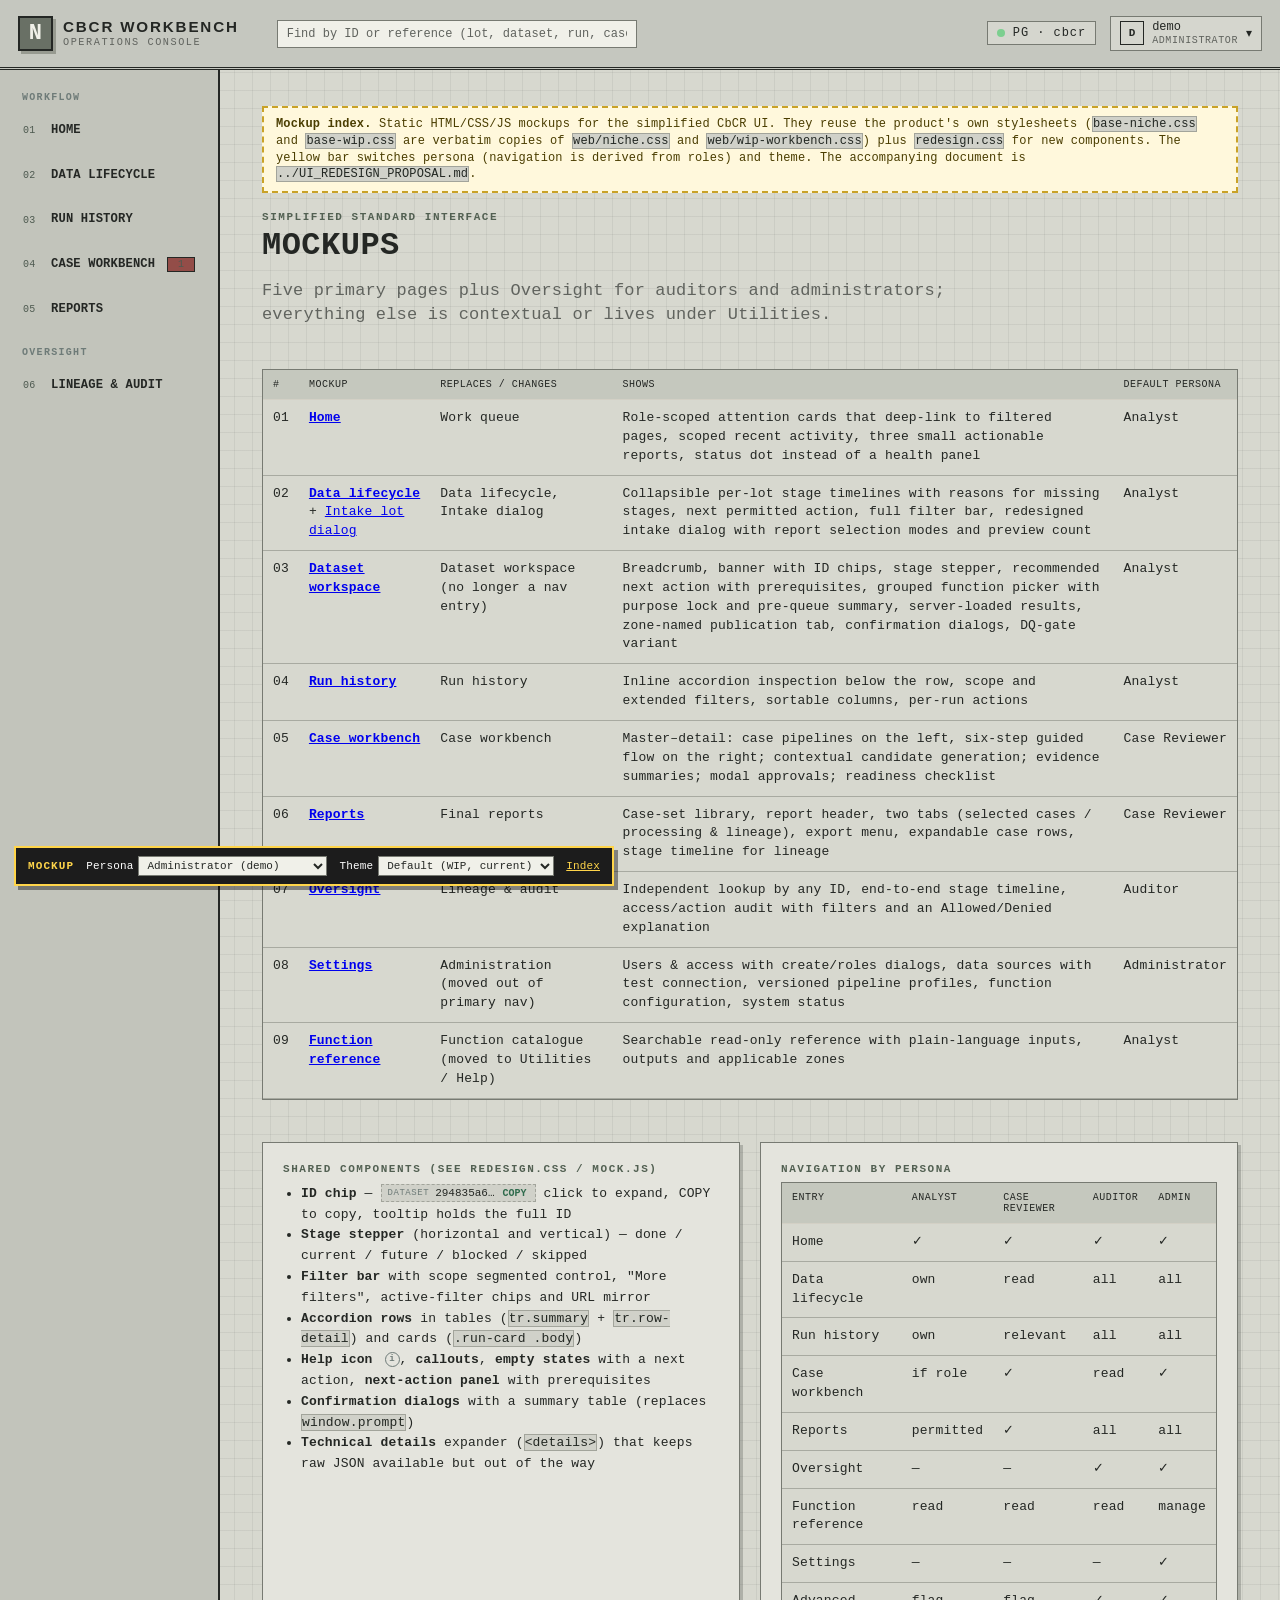
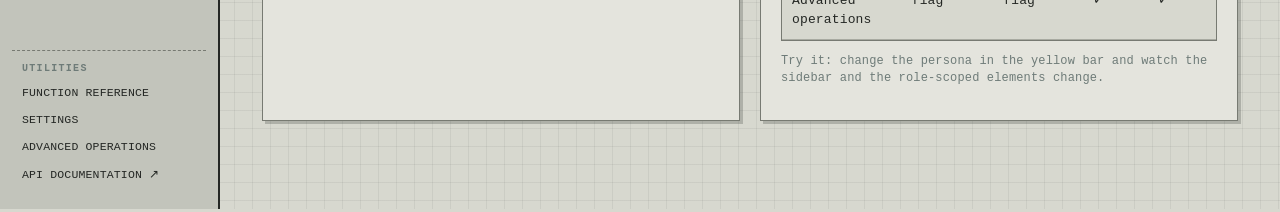
<file: platform/docs/ui-redesign/mockups/00-index.html>
<!doctype html>
<html lang="en">
<head>
  <meta charset="utf-8">
  <meta name="viewport" content="width=device-width,initial-scale=1">
  <title>CbCR UI redesign · mockup index</title>
  <link rel="stylesheet" href="base-niche.css">
  <link rel="stylesheet" href="base-wip.css">
  <link rel="stylesheet" href="base-reports.css">
  <link rel="stylesheet" href="redesign.css">
</head>
<body class="wip" data-page="index" data-default-persona="admin">
  <header class="masthead" id="masthead"></header>
  <div class="layout">
    <aside class="sidebar" id="sidebar" aria-label="Application navigation"></aside>
    <main>
      <div class="mock-note"><b>Mockup index.</b> Static HTML/CSS/JS mockups for the simplified CbCR UI. They reuse the product's own stylesheets (<code>base-niche.css</code> and <code>base-wip.css</code> are verbatim copies of <code>web/niche.css</code> and <code>web/wip-workbench.css</code>) plus <code>redesign.css</code> for new components. The yellow bar switches persona (navigation is derived from roles) and theme. The accompanying document is <code>../UI_REDESIGN_PROPOSAL.md</code>.</div>

      <div class="title-row"><div><p class="kicker">Simplified standard interface</p><h1>Mockups</h1><p class="lede">Five primary pages plus Oversight for auditors and administrators; everything else is contextual or lives under Utilities.</p></div></div>

      <div class="table-wrap"><table class="data-table">
        <thead><tr><th>#</th><th>Mockup</th><th>Replaces / changes</th><th>Shows</th><th>Default persona</th></tr></thead>
        <tbody>
          <tr><td>01</td><td><a href="01-home.html"><strong>Home</strong></a></td><td>Work queue</td><td>Role-scoped attention cards that deep-link to filtered pages, scoped recent activity, three small actionable reports, status dot instead of a health panel</td><td>Analyst</td></tr>
          <tr><td>02</td><td><a href="02-lifecycle.html"><strong>Data lifecycle</strong></a> + <a href="02-lifecycle.html#intake">Intake lot dialog</a></td><td>Data lifecycle, Intake dialog</td><td>Collapsible per-lot stage timelines with reasons for missing stages, next permitted action, full filter bar, redesigned intake dialog with report selection modes and preview count</td><td>Analyst</td></tr>
          <tr><td>03</td><td><a href="03-workspace.html"><strong>Dataset workspace</strong></a></td><td>Dataset workspace (no longer a nav entry)</td><td>Breadcrumb, banner with ID chips, stage stepper, recommended next action with prerequisites, grouped function picker with purpose lock and pre-queue summary, server-loaded results, zone-named publication tab, confirmation dialogs, DQ-gate variant</td><td>Analyst</td></tr>
          <tr><td>04</td><td><a href="04-runs.html"><strong>Run history</strong></a></td><td>Run history</td><td>Inline accordion inspection below the row, scope and extended filters, sortable columns, per-run actions</td><td>Analyst</td></tr>
          <tr><td>05</td><td><a href="05-cases.html"><strong>Case workbench</strong></a></td><td>Case workbench</td><td>Master–detail: case pipelines on the left, six-step guided flow on the right; contextual candidate generation; evidence summaries; modal approvals; readiness checklist</td><td>Case Reviewer</td></tr>
          <tr><td>06</td><td><a href="06-reports.html"><strong>Reports</strong></a></td><td>Final reports</td><td>Case-set library, report header, two tabs (selected cases / processing &amp; lineage), export menu, expandable case rows, stage timeline for lineage</td><td>Case Reviewer</td></tr>
          <tr><td>07</td><td><a href="07-oversight.html"><strong>Oversight</strong></a></td><td>Lineage &amp; audit</td><td>Independent lookup by any ID, end-to-end stage timeline, access/action audit with filters and an Allowed/Denied explanation</td><td>Auditor</td></tr>
          <tr><td>08</td><td><a href="08-settings.html"><strong>Settings</strong></a></td><td>Administration (moved out of primary nav)</td><td>Users &amp; access with create/roles dialogs, data sources with test connection, versioned pipeline profiles, function configuration, system status</td><td>Administrator</td></tr>
          <tr><td>09</td><td><a href="09-function-reference.html"><strong>Function reference</strong></a></td><td>Function catalogue (moved to Utilities / Help)</td><td>Searchable read-only reference with plain-language inputs, outputs and applicable zones</td><td>Analyst</td></tr>
        </tbody></table></div>

      <div class="two-column" style="margin-top:24px">
        <section class="panel"><p class="kicker">Shared components (see redesign.css / mock.js)</p>
          <ul style="margin:8px 0 0;padding-left:18px;font-size:13px;line-height:1.6">
            <li><b>ID chip</b> — <span data-ids="294835a6-0c7d-4e8f-a1b2-c3d4e5f60718" data-kind="dataset"></span> click to expand, COPY to copy, tooltip holds the full ID</li>
            <li><b>Stage stepper</b> (horizontal and vertical) — done / current / future / blocked / skipped</li>
            <li><b>Filter bar</b> with scope segmented control, "More filters", active-filter chips and URL mirror</li>
            <li><b>Accordion rows</b> in tables (<code>tr.summary</code> + <code>tr.row-detail</code>) and cards (<code>.run-card .body</code>)</li>
            <li><b>Help icon</b> <span class="help" title="Example tooltip">i</span>, <b>callouts</b>, <b>empty states</b> with a next action, <b>next-action panel</b> with prerequisites</li>
            <li><b>Confirmation dialogs</b> with a summary table (replaces <code>window.prompt</code>)</li>
            <li><b>Technical details</b> expander (<code>&lt;details&gt;</code>) that keeps raw JSON available but out of the way</li>
          </ul>
        </section>
        <section class="panel"><p class="kicker">Navigation by persona</p>
          <div class="table-wrap"><table><thead><tr><th>Entry</th><th>Analyst</th><th>Case Reviewer</th><th>Auditor</th><th>Admin</th></tr></thead><tbody>
            <tr><td>Home</td><td>✓</td><td>✓</td><td>✓</td><td>✓</td></tr>
            <tr><td>Data lifecycle</td><td>own</td><td>read</td><td>all</td><td>all</td></tr>
            <tr><td>Run history</td><td>own</td><td>relevant</td><td>all</td><td>all</td></tr>
            <tr><td>Case workbench</td><td>if role</td><td>✓</td><td>read</td><td>✓</td></tr>
            <tr><td>Reports</td><td>permitted</td><td>✓</td><td>all</td><td>all</td></tr>
            <tr><td>Oversight</td><td>—</td><td>—</td><td>✓</td><td>✓</td></tr>
            <tr><td>Function reference</td><td>read</td><td>read</td><td>read</td><td>manage</td></tr>
            <tr><td>Settings</td><td>—</td><td>—</td><td>—</td><td>✓</td></tr>
            <tr><td>Advanced operations</td><td>flag</td><td>flag</td><td>✓</td><td>✓</td></tr>
          </tbody></table></div>
          <p class="muted" style="font-size:12px">Try it: change the persona in the yellow bar and watch the sidebar and the role-scoped elements change.</p>
        </section>
      </div>
    </main>
  </div>
  <div id="toast" role="status" aria-live="polite"></div>
  <script src="mock.js"></script>
</body>
</html>
</file>
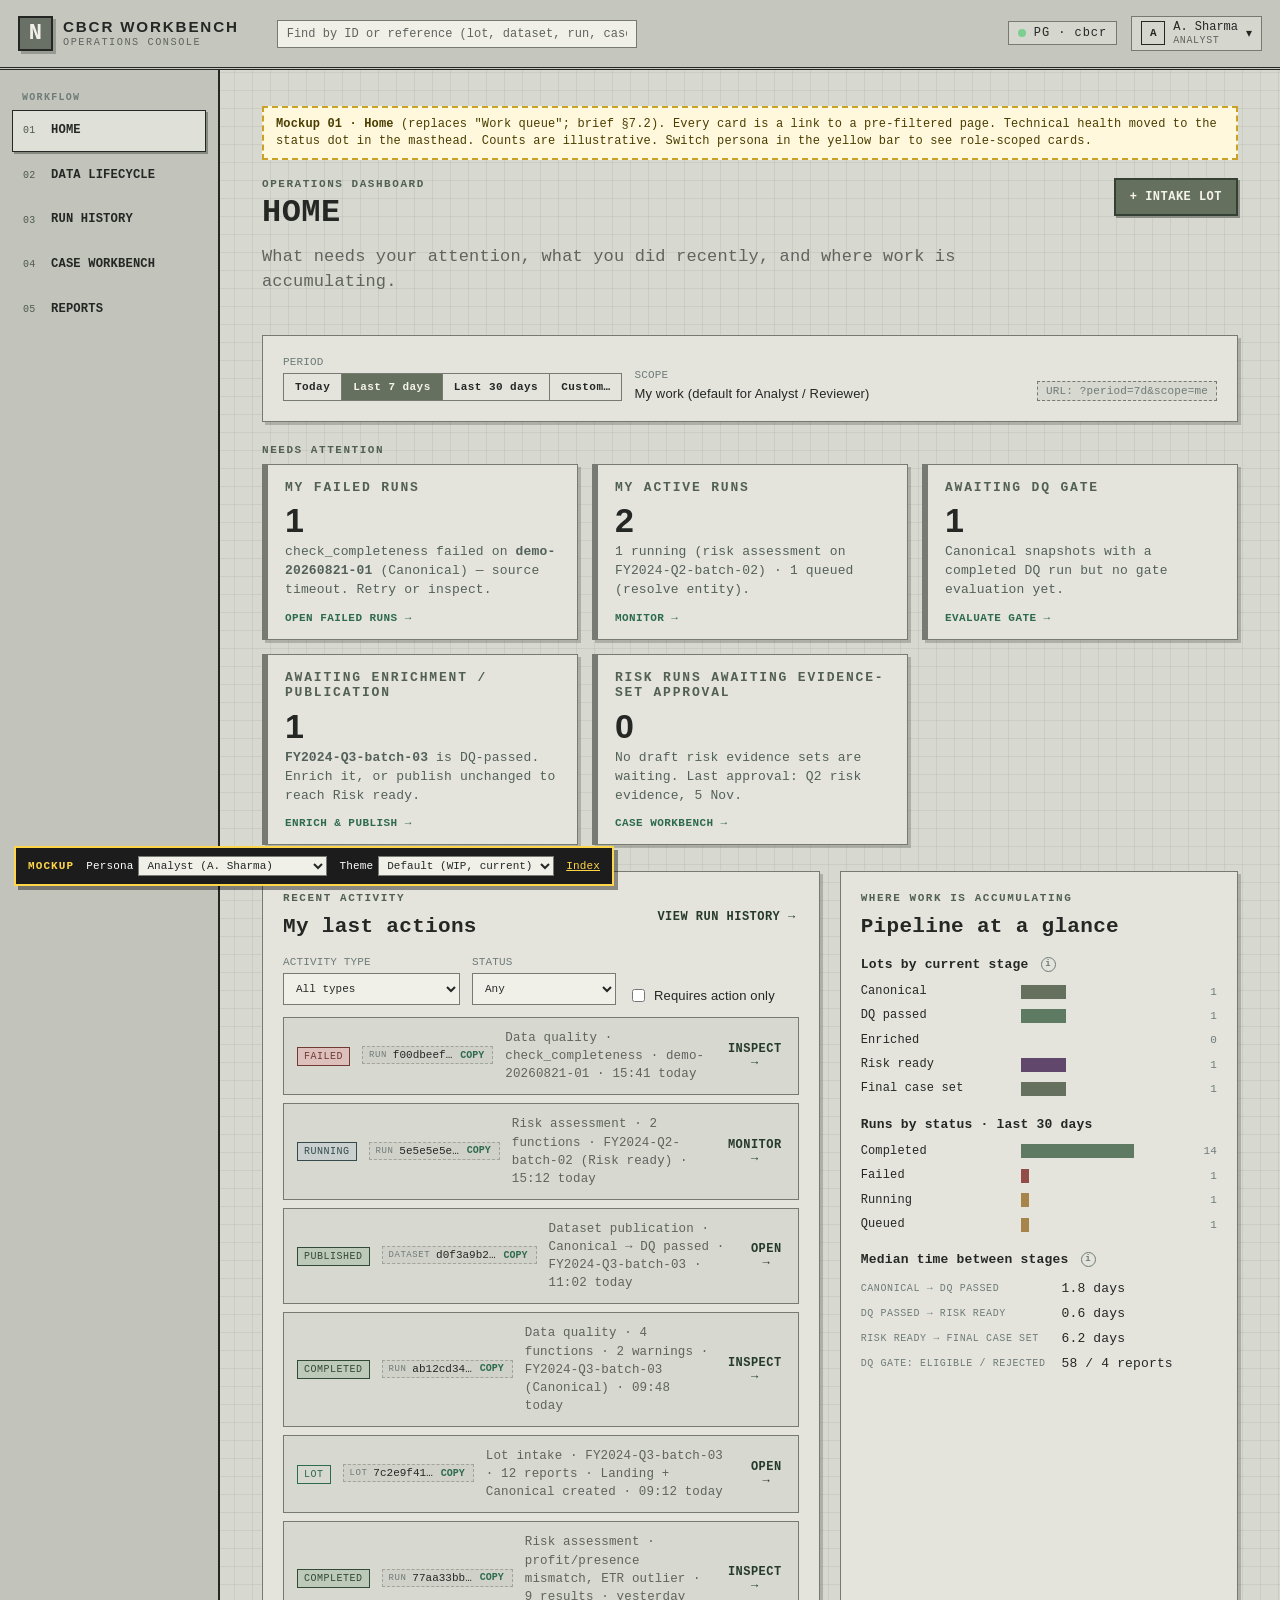
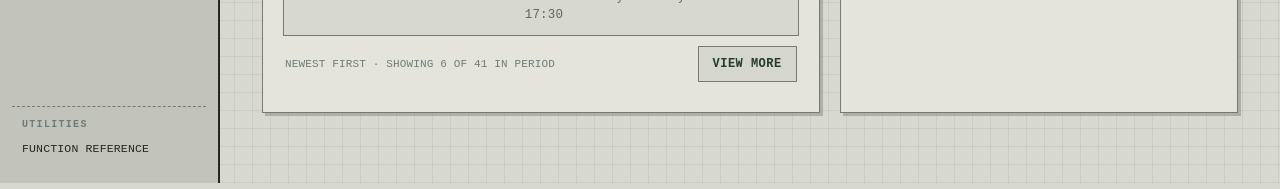
<file: platform/docs/ui-redesign/mockups/01-home.html>
<!doctype html>
<html lang="en">
<head>
  <meta charset="utf-8">
  <meta name="viewport" content="width=device-width,initial-scale=1">
  <title>Home · CbCR Workbench (mockup)</title>
  <link rel="stylesheet" href="base-niche.css">
  <link rel="stylesheet" href="base-wip.css">
  <link rel="stylesheet" href="base-reports.css">
  <link rel="stylesheet" href="redesign.css">
</head>
<body class="wip" data-page="home" data-default-persona="analyst">
  <header class="masthead" id="masthead"></header>
  <div class="layout">
    <aside class="sidebar" id="sidebar" aria-label="Application navigation"></aside>
    <main>
      <div class="mock-note"><b>Mockup 01 · Home</b> (replaces "Work queue"; brief §7.2). Every card is a link to a pre-filtered page. Technical health moved to the status dot in the masthead. Counts are illustrative. Switch persona in the yellow bar to see role-scoped cards.</div>

      <div class="title-row">
        <div><p class="kicker">Operations dashboard</p><h1>Home</h1><p class="lede">What needs your attention, what you did recently, and where work is accumulating.</p></div>
        <a class="command" href="02-lifecycle.html#intake">+ INTAKE LOT</a>
      </div>

      <section class="panel filter-bar" aria-label="Dashboard scope">
        <label>Period
          <div class="segmented" role="group" aria-label="Date preset"><button type="button">Today</button><button type="button" class="active">Last 7 days</button><button type="button">Last 30 days</button><button type="button">Custom…</button></div>
        </label>
        <label data-roles="auditor platform_admin">Scope
          <div class="segmented" role="group" aria-label="Owner scope"><button type="button" class="active">Mine</button><button type="button">All permitted users</button><button type="button">Specific user…</button></div>
        </label>
        <label data-roles="dq_analyst risk_analyst case_manager" class="muted">Scope <span style="font:13px var(--sans);color:var(--ink);text-transform:none">My work (default for Analyst / Reviewer)</span></label>
        <div class="actions"><span class="chip url">URL: ?period=7d&amp;scope=me</span></div>
      </section>

      <p class="kicker" style="margin-top:22px">Needs attention</p>
      <div class="attention-grid">
        <a class="attention-card urgent" href="04-runs.html?status=failed&scope=me" data-roles="dq_analyst risk_analyst platform_admin auditor">
          <p class="kicker">My failed runs</p><span class="count">1</span>
          <p>check_completeness failed on <b>demo-20260821-01</b> (Canonical) — source timeout. Retry or inspect.</p>
          <span class="cta">OPEN FAILED RUNS →</span>
        </a>
        <a class="attention-card" href="04-runs.html?status=active&scope=me" data-roles="dq_analyst risk_analyst platform_admin auditor">
          <p class="kicker">My active runs</p><span class="count">2</span>
          <p>1 running (risk assessment on FY2024-Q2-batch-02) · 1 queued (resolve entity).</p>
          <span class="cta">MONITOR →</span>
        </a>
        <a class="attention-card waiting" href="02-lifecycle.html?zone=canonical&awaiting=dq_gate" data-roles="dq_analyst platform_admin auditor">
          <p class="kicker">Awaiting DQ gate</p><span class="count">1</span>
          <p>Canonical snapshots with a completed DQ run but no gate evaluation yet.</p>
          <span class="cta">EVALUATE GATE →</span>
        </a>
        <a class="attention-card waiting" href="02-lifecycle.html?zone=dq_passed" data-roles="dq_analyst platform_admin auditor">
          <p class="kicker">Awaiting enrichment / publication</p><span class="count">1</span>
          <p><b>FY2024-Q3-batch-03</b> is DQ-passed. Enrich it, or publish unchanged to reach Risk ready.</p>
          <span class="cta">ENRICH &amp; PUBLISH →</span>
        </a>
        <a class="attention-card ready" href="05-cases.html#evidence" data-roles="risk_analyst case_manager platform_admin auditor">
          <p class="kicker">Risk runs awaiting evidence-set approval</p><span class="count">0</span>
          <p>No draft risk evidence sets are waiting. Last approval: Q2 risk evidence, 5 Nov.</p>
          <span class="cta">CASE WORKBENCH →</span>
        </a>
        <a class="attention-card ready" href="05-cases.html#review" data-roles="case_manager platform_admin auditor">
          <p class="kicker">Candidate batches awaiting decisions</p><span class="count">1</span>
          <p>Batch <b>FY2024-Q2</b>: 5 of 12 candidates undecided. Finalisation blocked until all are decided.</p>
          <span class="cta">REVIEW CANDIDATES →</span>
        </a>
      </div>

      <div class="home-grid" style="margin-top:26px">
        <section class="panel">
          <div class="panel-head"><div><p class="kicker">Recent activity</p><h2>My last actions</h2></div><a class="text-button" href="04-runs.html?scope=me">VIEW RUN HISTORY →</a></div>
          <div class="filter-bar" style="margin-bottom:12px">
            <label>Activity type<select><option>All types</option><option>Lot intake</option><option>Dataset publication</option><option>Function run</option><option>Evidence-set approval</option><option>Human decision</option><option>Report generation</option></select></label>
            <label>Status<select><option>Any</option><option>Completed</option><option>Failed</option><option>Running / queued</option></select></label>
            <label style="min-width:auto"><span style="font:13px var(--sans);color:var(--ink);text-transform:none;display:flex;gap:6px;align-items:center;padding-top:14px"><input type="checkbox" style="width:auto"> Requires action only</span></label>
          </div>
          <div class="compact-list">
            <div class="compact-row"><span class="status failed">Failed</span><span data-ids="f00dbeef-9c1a-4a3e-8f52-6d2b1c7e9a44" data-kind="run"></span><small>Data quality · check_completeness · demo-20260821-01 · 15:41 today</small><a class="text-button" href="04-runs.html#f00dbeef">INSPECT →</a></div>
            <div class="compact-row"><span class="status running">Running</span><span data-ids="5e5e5e5e-1b2c-4d3e-9f80-aa11bb22cc33" data-kind="run"></span><small>Risk assessment · 2 functions · FY2024-Q2-batch-02 (Risk ready) · 15:12 today</small><a class="text-button" href="04-runs.html#5e5e5e5e">MONITOR →</a></div>
            <div class="compact-row"><span class="status published">Published</span><span data-ids="d0f3a9b2-7e6c-4c1d-b8a5-2f4e9d1c0b77" data-kind="dataset"></span><small>Dataset publication · Canonical → DQ passed · FY2024-Q3-batch-03 · 11:02 today</small><a class="text-button" href="03-workspace.html">OPEN →</a></div>
            <div class="compact-row"><span class="status completed">Completed</span><span data-ids="ab12cd34-5e6f-4a7b-8c9d-0e1f2a3b4c5d" data-kind="run"></span><small>Data quality · 4 functions · 2 warnings · FY2024-Q3-batch-03 (Canonical) · 09:48 today</small><a class="text-button" href="04-runs.html#ab12cd34">INSPECT →</a></div>
            <div class="compact-row"><span class="status active">Lot</span><span data-ids="7c2e9f41-5b8a-4d2e-9a7f-3c1d8e6b2a90" data-kind="lot"></span><small>Lot intake · FY2024-Q3-batch-03 · 12 reports · Landing + Canonical created · 09:12 today</small><a class="text-button" href="02-lifecycle.html">OPEN →</a></div>
            <div class="compact-row"><span class="status completed">Completed</span><span data-ids="77aa33bb-cc44-4dd5-9ee6-ff7700881199" data-kind="run"></span><small>Risk assessment · profit/presence mismatch, ETR outlier · 9 results · yesterday 17:30</small><a class="text-button" href="04-runs.html#77aa33bb">INSPECT →</a></div>
          </div>
          <div class="pager"><span>Newest first · showing 6 of 41 in period</span><button class="secondary">VIEW MORE</button></div>
        </section>

        <section class="panel">
          <div class="panel-head"><div><p class="kicker">Where work is accumulating</p><h2>Pipeline at a glance</h2></div></div>
          <h3 style="margin:6px 0 8px;font-size:13px">Lots by current stage <span class="help" title="The furthest immutable snapshot each lot has reached. Click a bar to open those lots.">i</span></h3>
          <div class="bar-report">
            <a class="bar" href="02-lifecycle.html?zone=canonical"><span>Canonical</span><i style="width:33%"></i><span>1</span></a>
            <a class="bar" href="02-lifecycle.html?zone=dq_passed"><span>DQ passed</span><i class="ok" style="width:33%"></i><span>1</span></a>
            <a class="bar" href="02-lifecycle.html?zone=enriched"><span>Enriched</span><i class="warn" style="width:0%"></i><span>0</span></a>
            <a class="bar" href="02-lifecycle.html?zone=risk_ready"><span>Risk ready</span><i style="width:33%;background:#62476d"></i><span>1</span></a>
            <a class="bar" href="06-reports.html"><span>Final case set</span><i class="muted" style="width:33%"></i><span>1</span></a>
          </div>
          <h3 style="margin:18px 0 8px;font-size:13px">Runs by status · last 30 days</h3>
          <div class="bar-report">
            <a class="bar" href="04-runs.html?status=completed"><span>Completed</span><i class="ok" style="width:82%"></i><span>14</span></a>
            <a class="bar" href="04-runs.html?status=failed"><span>Failed</span><i class="bad" style="width:6%"></i><span>1</span></a>
            <a class="bar" href="04-runs.html?status=running"><span>Running</span><i class="warn" style="width:6%"></i><span>1</span></a>
            <a class="bar" href="04-runs.html?status=queued"><span>Queued</span><i class="warn" style="width:6%"></i><span>1</span></a>
          </div>
          <h3 style="margin:18px 0 8px;font-size:13px">Median time between stages <span class="help" title="Computed server-side from promotion timestamps for lots in the selected period.">i</span></h3>
          <dl class="kv">
            <dt>Canonical → DQ passed</dt><dd>1.8 days</dd>
            <dt>DQ passed → Risk ready</dt><dd>0.6 days</dd>
            <dt>Risk ready → Final case set</dt><dd>6.2 days</dd>
            <dt>DQ gate: eligible / rejected</dt><dd>58 / 4 reports</dd>
          </dl>
        </section>
      </div>
    </main>
  </div>
  <div id="toast" role="status" aria-live="polite"></div>
  <script src="mock.js"></script>
</body>
</html>
</file>
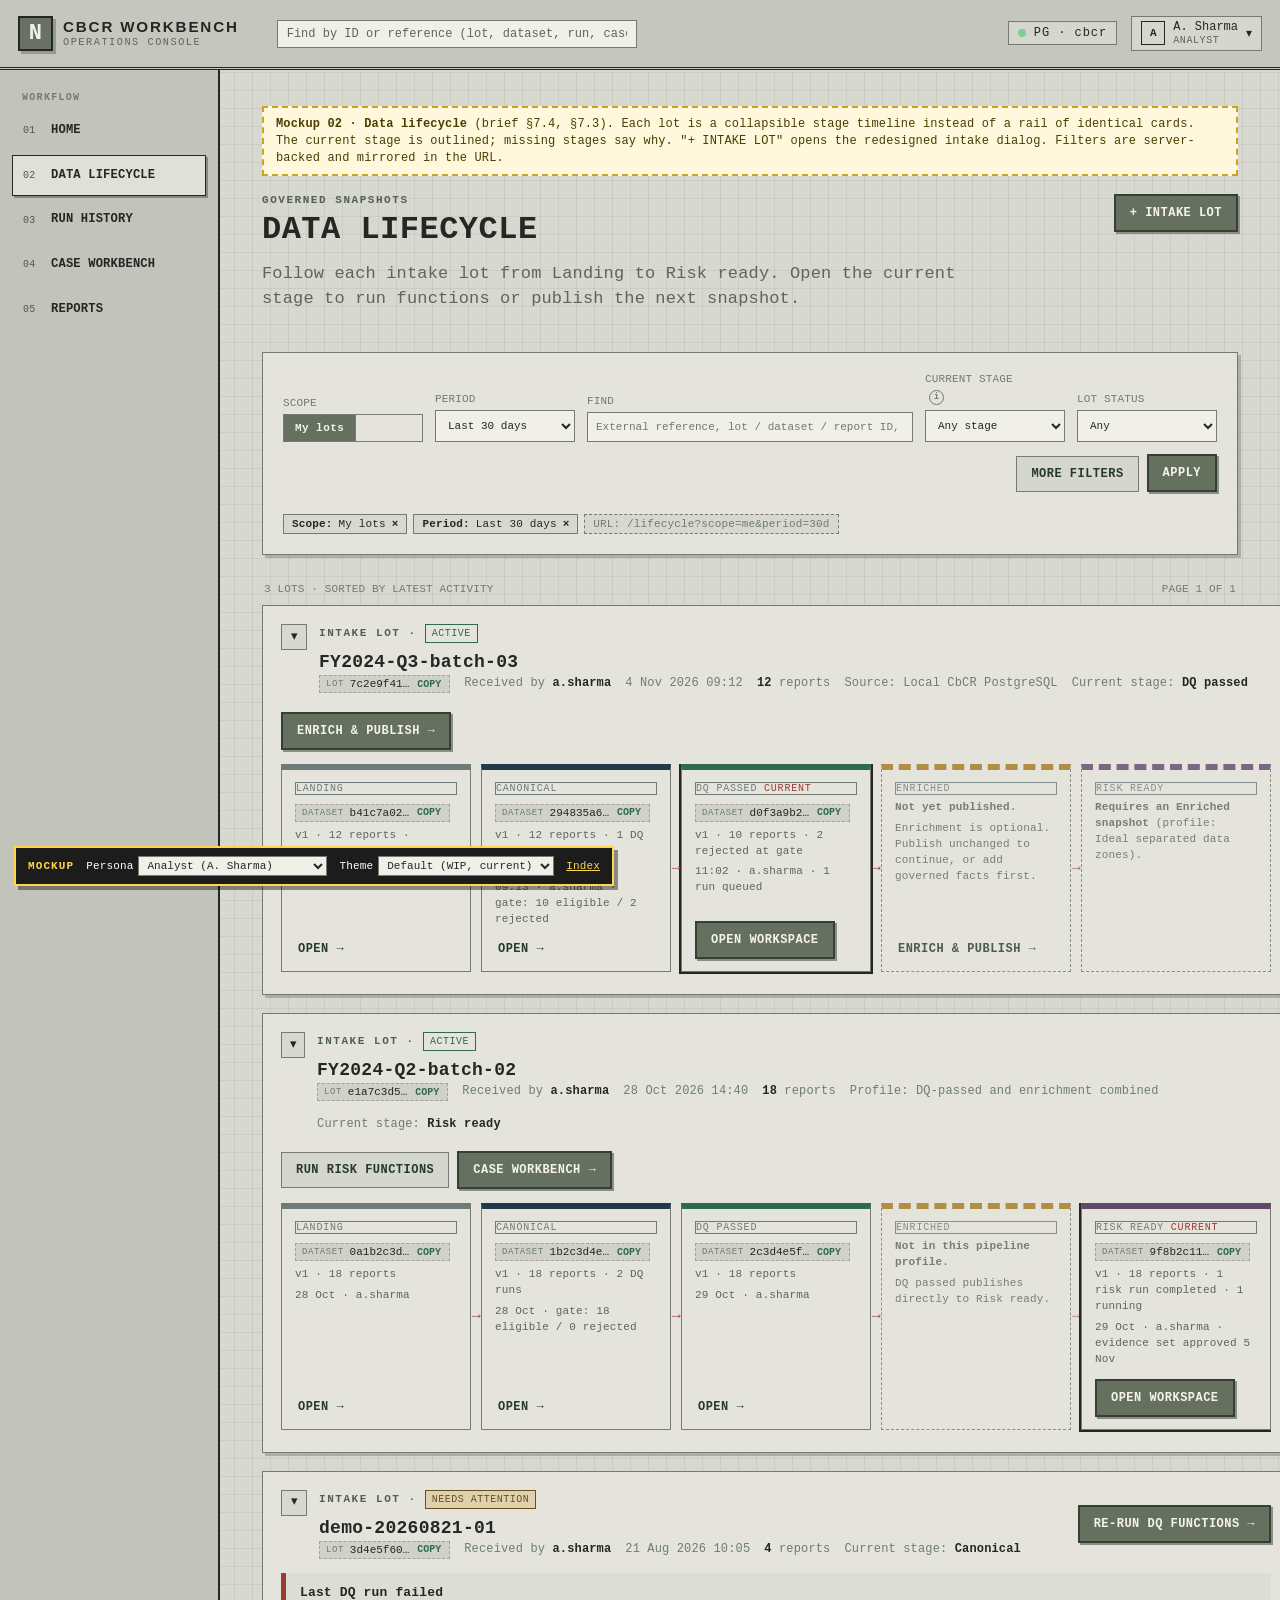
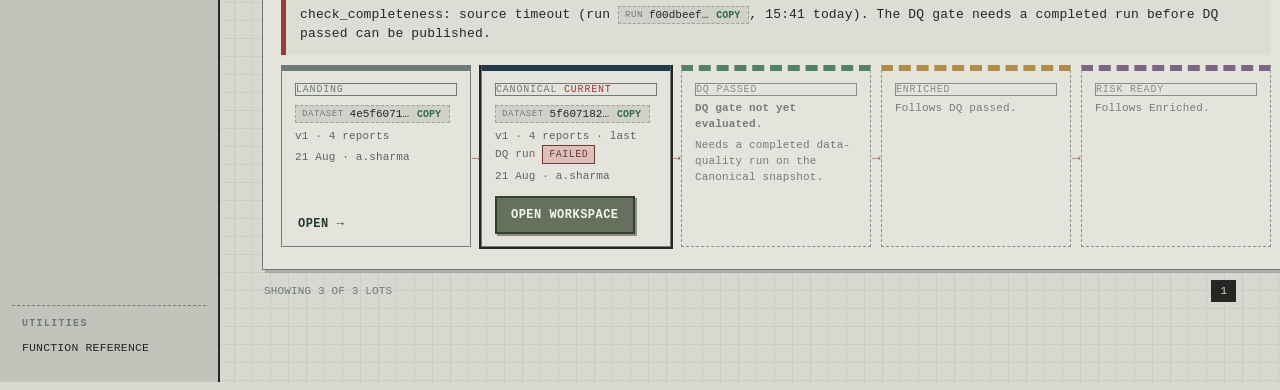
<file: platform/docs/ui-redesign/mockups/02-lifecycle.html>
<!doctype html>
<html lang="en">
<head>
  <meta charset="utf-8">
  <meta name="viewport" content="width=device-width,initial-scale=1">
  <title>Data lifecycle · CbCR Workbench (mockup)</title>
  <link rel="stylesheet" href="base-niche.css">
  <link rel="stylesheet" href="base-wip.css">
  <link rel="stylesheet" href="base-reports.css">
  <link rel="stylesheet" href="redesign.css">
</head>
<body class="wip" data-page="lifecycle" data-default-persona="analyst">
  <header class="masthead" id="masthead"></header>
  <div class="layout">
    <aside class="sidebar" id="sidebar" aria-label="Application navigation"></aside>
    <main>
      <div class="mock-note"><b>Mockup 02 · Data lifecycle</b> (brief §7.4, §7.3). Each lot is a collapsible stage timeline instead of a rail of identical cards. The current stage is outlined; missing stages say why. "+ INTAKE LOT" opens the redesigned intake dialog. Filters are server-backed and mirrored in the URL.</div>

      <div class="title-row">
        <div><p class="kicker">Governed snapshots</p><h1>Data lifecycle</h1><p class="lede">Follow each intake lot from Landing to Risk ready. Open the current stage to run functions or publish the next snapshot.</p></div>
        <button class="command" data-dialog="intakeDialog">+ INTAKE LOT</button>
      </div>

      <section class="panel filter-bar" aria-label="Filters">
        <label>Scope
          <div class="segmented" role="group" aria-label="Owner scope">
            <button type="button" class="active">My lots</button>
            <button type="button" data-roles="auditor platform_admin">All permitted</button>
            <button type="button" data-roles="auditor platform_admin">User…</button>
          </div>
        </label>
        <label>Period<select><option>Last 30 days</option><option>Today</option><option>Last 7 days</option><option>Custom…</option></select></label>
        <label class="grow">Find<input placeholder="External reference, lot / dataset / report ID, reporting entity"></label>
        <label>Current stage <span class="help" title="The processing stage represented by a dataset snapshot: Landing = source-shaped records · Canonical = mapped CbCR fields · DQ passed = records allowed through the DQ gate · Enriched = DQ-passed plus optional governed facts · Risk ready = final analytical snapshot">i</span><select><option>Any stage</option><option>Landing</option><option>Canonical</option><option>DQ passed</option><option>Enriched</option><option>Risk ready</option></select></label>
        <label>Lot status<select><option>Any</option><option>Active</option><option>Complete</option><option>Archived</option></select></label>
        <div class="actions"><button class="secondary" data-toggle="#moreFilters" aria-expanded="false">MORE FILTERS</button><button class="command">APPLY</button></div>
        <div class="filter-more" id="moreFilters" hidden>
          <label>Source<select><option>Any</option><option>Local CbCR PostgreSQL</option><option>Fixture alpha</option></select></label>
          <label>Reporting period<select><option>Any</option><option>FY2024</option><option>FY2023</option></select></label>
          <label>Dataset status<select><option>Any</option><option>Published</option><option>Superseded</option></select></label>
          <label>Report count<input placeholder="e.g. ≥ 10"></label>
          <label>Report ID<input placeholder="CBC-IN-2024-00017"></label>
          <label>Dataset ID<input placeholder="Paste full dataset ID"></label>
        </div>
        <div class="chips">
          <span class="chip"><b>Scope:</b> My lots <button type="button" aria-label="Remove">×</button></span>
          <span class="chip"><b>Period:</b> Last 30 days <button type="button" aria-label="Remove">×</button></span>
          <span class="chip url">URL: /lifecycle?scope=me&amp;period=30d</span>
        </div>
      </section>

      <div class="pager"><span>3 lots · sorted by latest activity</span><span>Page 1 of 1</span></div>

      <div class="lot-list">

        <!-- Lot A: DQ passed is current -->
        <section class="lot-group">
          <div class="lot-head">
            <div style="display:flex;gap:12px;align-items:flex-start">
              <button class="lot-toggle" aria-label="Collapse lot">▾</button>
              <div>
                <p class="kicker">Intake lot · <span class="status active">Active</span></p>
                <h2>FY2024-Q3-batch-03</h2>
                <div class="lot-meta"><span data-ids="7c2e9f41-5b8a-4d2e-9a7f-3c1d8e6b2a90" data-kind="lot"></span><span>Received by <b>a.sharma</b></span><span>4 Nov 2026 09:12</span><span><b>12</b> reports</span><span>Source: Local CbCR PostgreSQL</span><span>Current stage: <b>DQ passed</b></span></div>
              </div>
            </div>
            <div class="lot-actions"><a class="command" href="03-workspace.html#publish">ENRICH &amp; PUBLISH →</a></div>
          </div>
          <div class="lot-body">
            <div class="lot-stage-list">
              <article class="lot-stage zone-landing"><span class="zone">Landing</span><span data-ids="b41c7a02-3e5f-4d6a-9b8c-1f2e3d4c5b6a" data-kind="dataset"></span><small>v1 · 12 reports · source-shaped records</small><small>09:12 · a.sharma</small><div class="stage-actions"><a class="text-button" href="03-workspace.html">OPEN →</a></div></article>
              <article class="lot-stage zone-canonical"><span class="zone">Canonical</span><span data-ids="294835a6-0c7d-4e8f-a1b2-c3d4e5f60718" data-kind="dataset"></span><small>v1 · 12 reports · 1 DQ run completed (2 warnings)</small><small>09:13 · a.sharma · gate: 10 eligible / 2 rejected</small><div class="stage-actions"><a class="text-button" href="03-workspace.html">OPEN →</a></div></article>
              <article class="lot-stage zone-dq_passed latest"><span class="zone">DQ passed</span><span data-ids="d0f3a9b2-7e6c-4c1d-b8a5-2f4e9d1c0b77" data-kind="dataset"></span><small>v1 · 10 reports · 2 rejected at gate</small><small>11:02 · a.sharma · 1 run queued</small><div class="stage-actions"><a class="command" href="03-workspace.html">OPEN WORKSPACE</a></div></article>
              <article class="lot-stage zone-enriched missing"><span class="zone">Enriched</span><small><b>Not yet published.</b></small><small>Enrichment is optional. Publish unchanged to continue, or add governed facts first.</small><div class="stage-actions"><a class="text-button" href="03-workspace.html#publish">ENRICH &amp; PUBLISH →</a></div></article>
              <article class="lot-stage zone-risk_ready missing"><span class="zone">Risk ready</span><small><b>Requires an Enriched snapshot</b> (profile: Ideal separated data zones).</small></article>
            </div>
          </div>
        </section>

        <!-- Lot B: risk ready reached, profile without enriched stage -->
        <section class="lot-group">
          <div class="lot-head">
            <div style="display:flex;gap:12px;align-items:flex-start">
              <button class="lot-toggle" aria-label="Collapse lot">▾</button>
              <div>
                <p class="kicker">Intake lot · <span class="status active">Active</span></p>
                <h2>FY2024-Q2-batch-02</h2>
                <div class="lot-meta"><span data-ids="e1a7c3d5-8b9f-4a2e-b6c7-d8e9f0a1b2c3" data-kind="lot"></span><span>Received by <b>a.sharma</b></span><span>28 Oct 2026 14:40</span><span><b>18</b> reports</span><span>Profile: DQ-passed and enrichment combined</span><span>Current stage: <b>Risk ready</b></span></div>
              </div>
            </div>
            <div class="lot-actions"><a class="secondary" href="03-workspace.html#functions">RUN RISK FUNCTIONS</a><a class="command" href="05-cases.html" data-roles="case_manager risk_analyst platform_admin auditor">CASE WORKBENCH →</a></div>
          </div>
          <div class="lot-body">
            <div class="lot-stage-list">
              <article class="lot-stage zone-landing"><span class="zone">Landing</span><span data-ids="0a1b2c3d-4e5f-4607-8192-a3b4c5d6e7f8" data-kind="dataset"></span><small>v1 · 18 reports</small><small>28 Oct · a.sharma</small><div class="stage-actions"><a class="text-button" href="03-workspace.html">OPEN →</a></div></article>
              <article class="lot-stage zone-canonical"><span class="zone">Canonical</span><span data-ids="1b2c3d4e-5f60-4718-92a3-b4c5d6e7f809" data-kind="dataset"></span><small>v1 · 18 reports · 2 DQ runs</small><small>28 Oct · gate: 18 eligible / 0 rejected</small><div class="stage-actions"><a class="text-button" href="03-workspace.html">OPEN →</a></div></article>
              <article class="lot-stage zone-dq_passed"><span class="zone">DQ passed</span><span data-ids="2c3d4e5f-6071-4829-a3b4-c5d6e7f8091a" data-kind="dataset"></span><small>v1 · 18 reports</small><small>29 Oct · a.sharma</small><div class="stage-actions"><a class="text-button" href="03-workspace.html">OPEN →</a></div></article>
              <article class="lot-stage zone-enriched missing skipped"><span class="zone">Enriched</span><small><b>Not in this pipeline profile.</b></small><small>DQ passed publishes directly to Risk ready.</small></article>
              <article class="lot-stage zone-risk_ready latest"><span class="zone">Risk ready</span><span data-ids="9f8b2c11-4d3e-4f5a-8b6c-7d8e9f0a1b2c" data-kind="dataset"></span><small>v1 · 18 reports · 1 risk run completed · 1 running</small><small>29 Oct · a.sharma · evidence set approved 5 Nov</small><div class="stage-actions"><a class="command" href="03-workspace.html">OPEN WORKSPACE</a></div></article>
            </div>
          </div>
        </section>

        <!-- Lot C: canonical current, DQ run failed -->
        <section class="lot-group">
          <div class="lot-head">
            <div style="display:flex;gap:12px;align-items:flex-start">
              <button class="lot-toggle" aria-label="Collapse lot">▾</button>
              <div>
                <p class="kicker">Intake lot · <span class="status warning">Needs attention</span></p>
                <h2>demo-20260821-01</h2>
                <div class="lot-meta"><span data-ids="3d4e5f60-7182-493a-b4c5-d6e7f8091a2b" data-kind="lot"></span><span>Received by <b>a.sharma</b></span><span>21 Aug 2026 10:05</span><span><b>4</b> reports</span><span>Current stage: <b>Canonical</b></span></div>
              </div>
            </div>
            <div class="lot-actions"><a class="command" href="03-workspace.html#functions">RE-RUN DQ FUNCTIONS →</a></div>
          </div>
          <div class="lot-body">
            <div class="callout danger" style="margin-top:0"><strong>Last DQ run failed</strong>check_completeness: source timeout (run <span data-ids="f00dbeef-9c1a-4a3e-8f52-6d2b1c7e9a44" data-kind="run"></span>, 15:41 today). The DQ gate needs a completed run before DQ passed can be published.</div>
            <div class="lot-stage-list">
              <article class="lot-stage zone-landing"><span class="zone">Landing</span><span data-ids="4e5f6071-8293-4a4b-c5d6-e7f8091a2b3c" data-kind="dataset"></span><small>v1 · 4 reports</small><small>21 Aug · a.sharma</small><div class="stage-actions"><a class="text-button" href="03-workspace.html">OPEN →</a></div></article>
              <article class="lot-stage zone-canonical latest"><span class="zone">Canonical</span><span data-ids="5f607182-93a4-4b5c-d6e7-f8091a2b3c4d" data-kind="dataset"></span><small>v1 · 4 reports · last DQ run <span class="status failed">Failed</span></small><small>21 Aug · a.sharma</small><div class="stage-actions"><a class="command" href="03-workspace.html">OPEN WORKSPACE</a></div></article>
              <article class="lot-stage zone-dq_passed missing"><span class="zone">DQ passed</span><small><b>DQ gate not yet evaluated.</b></small><small>Needs a completed data-quality run on the Canonical snapshot.</small></article>
              <article class="lot-stage zone-enriched missing"><span class="zone">Enriched</span><small>Follows DQ passed.</small></article>
              <article class="lot-stage zone-risk_ready missing"><span class="zone">Risk ready</span><small>Follows Enriched.</small></article>
            </div>
          </div>
        </section>
      </div>

      <div class="pager"><span>Showing 3 of 3 lots</span><div class="pages"><button class="active">1</button></div></div>
    </main>
  </div>

  <!-- ===== Redesigned Intake Lot dialog (brief §7.3) ===== -->
  <dialog id="intakeDialog" class="wide">
    <form method="dialog">
      <div class="dialog-head"><div><p class="kicker">Create governed snapshots</p><h2>Intake lot</h2></div><button value="cancel" class="icon-button" aria-label="Close">×</button></div>
      <p style="margin:0;color:var(--steel);font-size:13px">Creates one intake lot and its first two immutable snapshots: <b>Landing</b> (source-shaped records) and <b>Canonical</b> (mapped CbCR fields). Nothing is modified at the source.</p>

      <div class="inline-fields">
        <div class="field"><span>Source <span class="help" title="The configured database view the canonical records are read from. Only one source is active, so it is shown as context rather than a choice.">i</span></span><div style="font:14px var(--sans);text-transform:none;padding:8px;border:1px solid var(--line);background:var(--paper)">Local CbCR PostgreSQL <span class="muted">· adapter: postgresql_view</span></div></div>
        <label>External lot reference <span class="help" title="A business-friendly name used to find this lot later. Strongly recommended: UUIDs are hard to recognise.">i</span><input placeholder="e.g. FY2024-Q4-batch-01" value="FY2024-Q4-batch-01"></label>
      </div>

      <div class="field"><span>Reports to include (optional) <span class="help" title="Record selection only — this is not a data-quality filter. Reports not listed are simply left out of this lot.">i</span></span>
        <div class="radio-stack" style="text-transform:none">
          <label class="selected"><input type="radio" name="reports" checked><span>All reports exposed by the source<small>10 reports are currently available from this source.</small></span></label>
          <label><input type="radio" name="reports"><span>Select by report ID<small>Searchable multi-select. You can also paste a comma- or line-separated list; unknown or duplicate IDs are flagged before the lot is created.</small><input style="margin-top:6px" placeholder="Search or paste report IDs…" disabled></span></label>
          <label><input type="radio" name="reports" disabled><span>Select by criteria <span class="status pending">Planned</span><small>Reporting period, reporting entity, jurisdiction, receipt date, message reference or source batch — when the source adapter supports it.</small></span></label>
        </div>
      </div>
      <div class="callout ok" style="margin:0"><strong>Preview</strong>10 of 10 available reports will be included · 0 unknown IDs · 0 duplicates.</div>

      <label>Intake note (optional)<textarea rows="2" placeholder="Purpose or operator context, stored in lot metadata"></textarea></label>

      <details class="tech-details"><summary>Technical details</summary>
        <dl class="kv"><dt>Pipeline profile</dt><dd>Ideal separated data zones <span class="muted">(only active profile; route Landing → Canonical → DQ passed → Enriched → Risk ready)</span></dd><dt>Source ID</dt><dd>local_cbcr_postgresql</dd><dt>Mapping</dt><dd>local_pg_v1</dd><dt>Submitted from</dt><dd>Standard UI</dd></dl>
      </details>

      <div class="dialog-actions"><button value="cancel" class="secondary">CANCEL</button><button class="command" data-toast="Lot FY2024-Q4-batch-01 queued — Landing and Canonical snapshots are being created. You will be taken to the Canonical workspace when ready.">CREATE LOT</button></div>
    </form>
  </dialog>

  <div id="toast" role="status" aria-live="polite"></div>
  <script src="mock.js"></script>
</body>
</html>
</file>
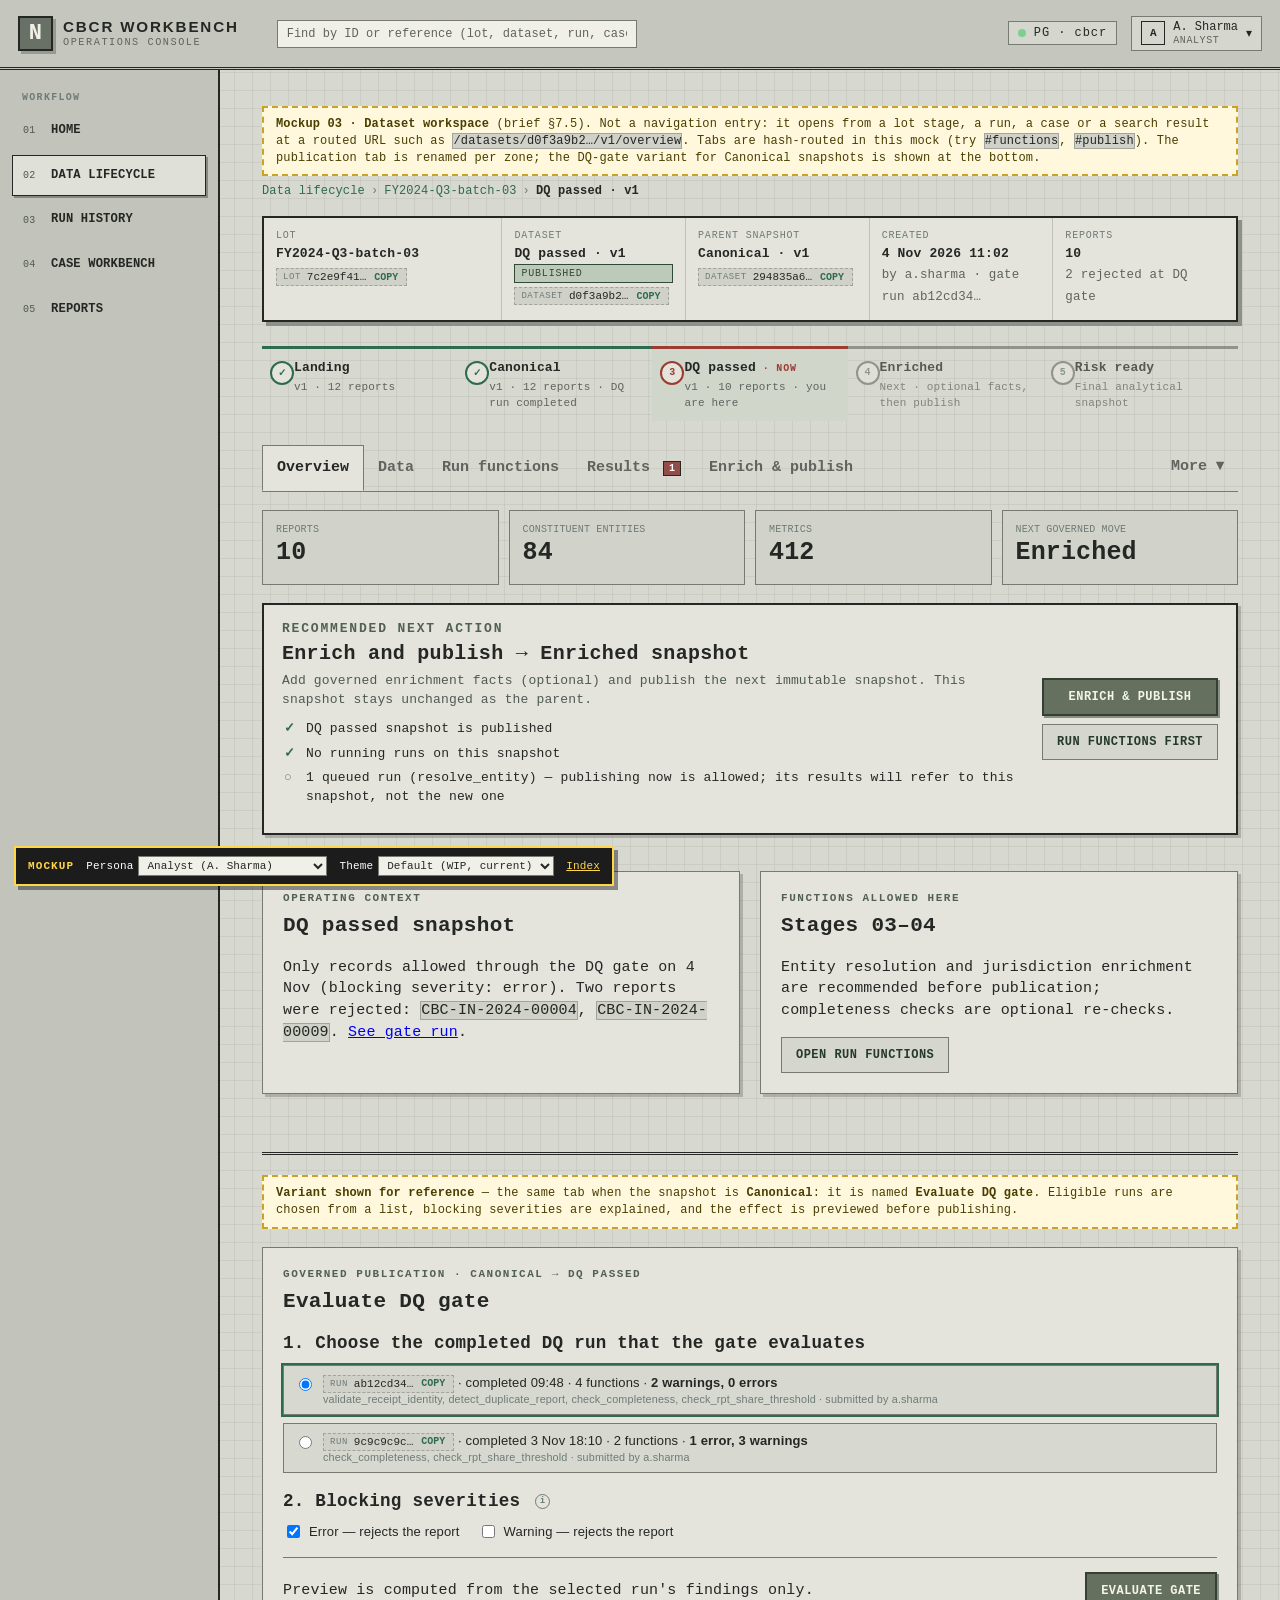
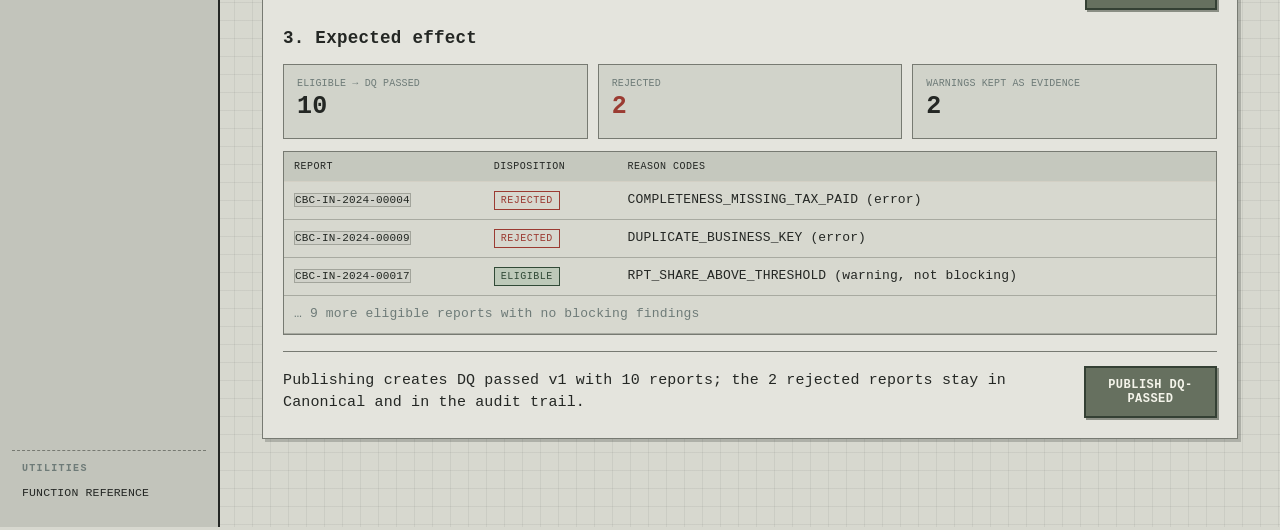
<file: platform/docs/ui-redesign/mockups/03-workspace.html>
<!doctype html>
<html lang="en">
<head>
  <meta charset="utf-8">
  <meta name="viewport" content="width=device-width,initial-scale=1">
  <title>Dataset workspace · CbCR Workbench (mockup)</title>
  <link rel="stylesheet" href="base-niche.css">
  <link rel="stylesheet" href="base-wip.css">
  <link rel="stylesheet" href="base-reports.css">
  <link rel="stylesheet" href="redesign.css">
</head>
<body class="wip" data-page="lifecycle" data-default-persona="analyst">
  <header class="masthead" id="masthead"></header>
  <div class="layout">
    <aside class="sidebar" id="sidebar" aria-label="Application navigation"></aside>
    <main data-tabgroup>
      <div class="mock-note"><b>Mockup 03 · Dataset workspace</b> (brief §7.5). Not a navigation entry: it opens from a lot stage, a run, a case or a search result at a routed URL such as <code>/datasets/d0f3a9b2…/v1/overview</code>. Tabs are hash-routed in this mock (try <code>#functions</code>, <code>#publish</code>). The publication tab is renamed per zone; the DQ-gate variant for Canonical snapshots is shown at the bottom.</div>

      <nav class="breadcrumb" aria-label="Breadcrumb"><a href="02-lifecycle.html">Data lifecycle</a><span class="sep">›</span><a href="02-lifecycle.html">FY2024-Q3-batch-03</a><span class="sep">›</span><strong>DQ passed · v1</strong></nav>

      <div class="dataset-banner" id="datasetBanner">
        <div><span>Lot</span><strong>FY2024-Q3-batch-03</strong><span data-ids="7c2e9f41-5b8a-4d2e-9a7f-3c1d8e6b2a90" data-kind="lot"></span></div>
        <div><span>Dataset</span><strong>DQ passed · v1 <span class="status published">Published</span></strong><span data-ids="d0f3a9b2-7e6c-4c1d-b8a5-2f4e9d1c0b77" data-kind="dataset"></span></div>
        <div><span>Parent snapshot</span><strong>Canonical · v1</strong><span data-ids="294835a6-0c7d-4e8f-a1b2-c3d4e5f60718" data-kind="dataset"></span></div>
        <div><span>Created</span><strong>4 Nov 2026 11:02</strong><small class="muted">by a.sharma · gate run ab12cd34…</small></div>
        <div><span>Reports</span><strong>10</strong><small class="muted">2 rejected at DQ gate</small></div>
      </div>

      <div class="stepper banner-stepper" aria-label="Pipeline stage">
        <div class="step done"><strong>Landing</strong><small>v1 · 12 reports</small></div>
        <div class="step done"><strong>Canonical</strong><small>v1 · 12 reports · DQ run completed</small></div>
        <div class="step current"><strong>DQ passed</strong><small>v1 · 10 reports · you are here</small></div>
        <div class="step future"><strong>Enriched</strong><small>Next · optional facts, then publish</small></div>
        <div class="step future"><strong>Risk ready</strong><small>Final analytical snapshot</small></div>
      </div>

      <div class="workspace-tabs" id="workspaceTabs" role="tablist">
        <button class="active" data-tab="overview" role="tab">Overview</button>
        <button data-tab="data" role="tab">Data</button>
        <button data-tab="functions" role="tab">Run functions</button>
        <button data-tab="results" role="tab">Results <span class="nav-badge" style="float:none;margin-left:4px">1</span></button>
        <button data-tab="publish" role="tab">Enrich &amp; publish</button>
        <div class="overflow"><button data-menu="wsOverflow" aria-haspopup="true" aria-expanded="false">More ▾</button>
          <div class="menu" id="wsOverflow" hidden>
            <button class="menu-item" data-tab="lineage">View lineage</button>
            <button class="menu-item" data-tab="technical">Technical details</button>
            <div class="menu-sep"></div>
            <a href="04-runs.html?dataset=d0f3a9b2">All runs for this dataset in Run history</a>
            <a href="#advanced">Open in Advanced operations</a>
          </div>
        </div>
      </div>

      <!-- ===== Overview ===== -->
      <section id="tab-overview" class="workspace-tab active">
        <div class="metric-grid">
          <article class="metric"><span>Reports</span><strong>10</strong></article>
          <article class="metric"><span>Constituent entities</span><strong>84</strong></article>
          <article class="metric"><span>Metrics</span><strong>412</strong></article>
          <article class="metric"><span>Next governed move</span><strong>Enriched</strong></article>
        </div>
        <div class="next-action">
          <div>
            <p class="kicker">Recommended next action</p>
            <h2>Enrich and publish → Enriched snapshot</h2>
            <p>Add governed enrichment facts (optional) and publish the next immutable snapshot. This snapshot stays unchanged as the parent.</p>
            <ul class="checklist">
              <li class="ok">DQ passed snapshot is published</li>
              <li class="ok">No running runs on this snapshot</li>
              <li>1 queued run (resolve_entity) — publishing now is allowed; its results will refer to this snapshot, not the new one</li>
            </ul>
          </div>
          <div style="display:grid;gap:8px"><button class="command" data-tab="publish">ENRICH &amp; PUBLISH</button><button class="secondary" data-tab="functions">RUN FUNCTIONS FIRST</button></div>
        </div>
        <div class="info-grid" style="margin-top:18px">
          <section class="panel"><p class="kicker">Operating context</p><h2>DQ passed snapshot</h2><p>Only records allowed through the DQ gate on 4 Nov (blocking severity: error). Two reports were rejected: <code>CBC-IN-2024-00004</code>, <code>CBC-IN-2024-00009</code>. <a href="04-runs.html#ab12cd34">See gate run</a>.</p></section>
          <section class="panel"><p class="kicker">Functions allowed here</p><h2>Stages 03–04</h2><p>Entity resolution and jurisdiction enrichment are recommended before publication; completeness checks are optional re-checks.</p><button class="secondary" data-tab="functions">OPEN RUN FUNCTIONS</button></section>
        </div>
      </section>

      <!-- ===== Data ===== -->
      <section id="tab-data" class="workspace-tab">
        <section class="panel">
          <div class="panel-head"><div><p class="kicker">Snapshot records</p><h2>Reports, entities and metrics</h2></div><button class="secondary" data-roles="platform_admin auditor">EXPORT CSV</button></div>
          <div class="filter-bar" style="margin-bottom:12px">
            <label class="grow">Find<input placeholder="Report ID or reporting entity"></label>
            <label>Jurisdiction<select><option>Any</option><option>IN</option><option>IE</option><option>NL</option><option>SG</option></select></label>
            <label>Period end<select><option>Any</option><option>2024-03-31</option><option>2024-12-31</option></select></label>
            <label>Show fields<select><option>Canonical</option><option>Source (Landing)</option><option>Enrichment facts</option></select></label>
          </div>
          <div class="table-wrap"><table class="data-table">
            <thead><tr><th class="w-actions"></th><th>Report</th><th>Reporting entity</th><th>Entity ID</th><th class="sort desc">Period end</th><th class="num">Constituents</th><th class="num">Metrics</th><th>Gate</th></tr></thead>
            <tbody>
              <tr class="summary open"><td><button class="chevron" aria-label="Expand">›</button></td><td><code>CBC-IN-2024-00017</code></td><td>Northfield Holdings Ltd</td><td><code>IN-NFH-001</code></td><td>2024-03-31</td><td class="num">11</td><td class="num">52</td><td><span class="status completed">Eligible</span></td></tr>
              <tr class="row-detail"><td colspan="8">
                <div class="detail-head"><h3>CBC-IN-2024-00017 · constituent entities</h3><button class="chevron" data-toggle="next" aria-label="Collapse">×</button></div>
                <div class="table-wrap"><table>
                  <thead><tr><th>Entity</th><th>Jurisdiction</th><th class="num">Revenue (unrelated)</th><th class="num">Revenue (related)</th><th class="num">Profit before tax</th><th class="num">Tax paid</th><th class="num">Employees</th><th>Field origin</th></tr></thead>
                  <tbody>
                    <tr><td>Northfield Holdings Ltd</td><td>IN</td><td class="num">1,240,000,000</td><td class="num">85,000,000</td><td class="num">210,000,000</td><td class="num">61,000,000</td><td class="num">1,240</td><td><span class="status">Canonical</span></td></tr>
                    <tr><td>Northfield Finance DAC</td><td>IE</td><td class="num">0</td><td class="num">410,000,000</td><td class="num">380,000,000</td><td class="num">4,200,000</td><td class="num">6</td><td><span class="status">Canonical</span></td></tr>
                    <tr><td>Northfield Trading Pte</td><td>SG</td><td class="num">310,000,000</td><td class="num">22,000,000</td><td class="num">48,000,000</td><td class="num">7,900,000</td><td class="num">41</td><td><span class="status">Canonical</span></td></tr>
                  </tbody></table></div>
                <small class="muted">Showing 3 of 11 entities · <a href="#">view all</a></small>
              </td></tr>
              <tr class="summary"><td><button class="chevron" aria-label="Expand">›</button></td><td><code>CBC-IN-2024-00018</code></td><td>Amberline Group plc</td><td><code>IN-AMB-002</code></td><td>2024-03-31</td><td class="num">9</td><td class="num">44</td><td><span class="status completed">Eligible</span></td></tr>
              <tr class="row-detail" hidden><td colspan="8"><div class="empty-state"><strong>Entities load on demand</strong><p>Expanding a report fetches its constituent entities and key metrics from the server.</p></div></td></tr>
              <tr class="summary"><td><button class="chevron" aria-label="Expand">›</button></td><td><code>CBC-IN-2024-00021</code></td><td>Kesari Industries Ltd</td><td><code>IN-KSR-005</code></td><td>2024-03-31</td><td class="num">6</td><td class="num">30</td><td><span class="status completed">Eligible</span></td></tr>
              <tr class="row-detail" hidden><td colspan="8"></td></tr>
              <tr class="summary"><td><button class="chevron" aria-label="Expand">›</button></td><td><code>CBC-IN-2024-00023</code></td><td>Varuna Shipping Co Ltd</td><td><code>IN-VSC-007</code></td><td>2024-03-31</td><td class="num">8</td><td class="num">39</td><td><span class="status completed">Eligible</span></td></tr>
              <tr class="row-detail" hidden><td colspan="8"></td></tr>
            </tbody></table></div>
          <div class="pager"><span>10 reports · 25 per page</span><div class="pages"><button class="active">1</button></div></div>
        </section>
      </section>

      <!-- ===== Run functions ===== -->
      <section id="tab-functions" class="workspace-tab">
        <section class="panel">
          <div class="panel-head"><div><p class="kicker">DQ passed · stages 03–04</p><h2>Run functions on this snapshot</h2></div><span class="muted">4 available · <a class="ref" href="09-function-reference.html">Function reference</a></span></div>
          <div class="callout"><strong>How runs work</strong>Each selected function executes independently inside one asynchronous run. Functions in one run must share a purpose; the other purpose is disabled as soon as you tick a box.</div>

          <div class="function-group"><h3>Recommended for this stage</h3><span class="muted">Usually run before publishing the Enriched snapshot</span></div>
          <div class="function-grid">
            <article class="function-card" data-purpose="data_quality">
              <header><input type="checkbox" aria-label="Select Resolve entity"><div><span class="zone">Stage 03 · Data quality</span><h3>Resolve entity <span class="help" title="Matches each constituent entity to the domestic entity register using identifiers and name similarity. Output: resolved entity references and unresolved-entity findings.">i</span></h3></div></header>
              <p>Matches constituent entities to the domestic register. Produces resolved references and flags entities that cannot be matched.</p>
              <div class="reason" hidden>Unavailable: a different purpose is already selected in this run.</div>
              <button type="button" class="toggle-params" data-toggle="#p-resolve">SHOW PARAMETERS (2)</button>
              <div class="parameter-grid" id="p-resolve" hidden>
                <label>Match confidence floor<input type="number" value="0.85" step="0.01" min="0" max="1"><span class="hint muted">Below this, an entity is reported as unresolved.</span></label>
                <label>Preset<select><option>Defaults</option><option>Strict (0.95)</option><option>Lenient (0.70)</option></select></label>
                <button type="button" class="text-button">RESET TO DEFAULTS</button>
              </div>
              <a class="ref" href="09-function-reference.html#resolve_entity">Reference ↗</a>
            </article>
            <article class="function-card" data-purpose="data_quality">
              <header><input type="checkbox" aria-label="Select Enrich jurisdiction"><div><span class="zone">Stage 03 · Data quality</span><h3>Enrich jurisdiction reference <span class="help" title="Adds reference attributes for each jurisdiction (treaty status, nominal rate). Output: reference facts; no findings unless a jurisdiction code is unknown.">i</span></h3></div></header>
              <p>Attaches jurisdiction reference attributes. Flags unknown jurisdiction codes.</p>
              <div class="reason" hidden>Unavailable: a different purpose is already selected in this run.</div>
              <span class="muted" style="font-size:12px">No parameters</span><br>
              <a class="ref" href="09-function-reference.html#enrich_jurisdiction_reference">Reference ↗</a>
            </article>
          </div>

          <div class="function-group"><h3>Advanced / optional</h3><span class="muted">Re-checks that were already applied at the DQ gate</span></div>
          <div class="function-grid">
            <article class="function-card" data-purpose="data_quality">
              <header><input type="checkbox" aria-label="Select Check completeness"><div><span class="zone">Stage 04 · Data quality</span><h3>Check completeness</h3></div></header>
              <p>Verifies mandatory CbCR fields are present per entity. Produces error/warning findings per report.</p>
              <div class="reason" hidden>Unavailable: a different purpose is already selected in this run.</div>
              <button type="button" class="toggle-params" data-toggle="#p-complete">SHOW PARAMETERS (1)</button>
              <div class="parameter-grid" id="p-complete" hidden><label>Required fields<input value="revenue_unrelated,revenue_related,profit_before_tax,tax_paid,employees"></label></div>
              <a class="ref" href="09-function-reference.html#check_completeness">Reference ↗</a>
            </article>
            <article class="function-card" data-purpose="data_quality">
              <header><input type="checkbox" aria-label="Select Check related revenue share"><div><span class="zone">Stage 04 · Data quality</span><h3>Check related revenue share</h3></div></header>
              <p>Flags entities whose related-party revenue share exceeds a threshold.</p>
              <div class="reason" hidden>Unavailable: a different purpose is already selected in this run.</div>
              <button type="button" class="toggle-params" data-toggle="#p-rpt">SHOW PARAMETERS (1)</button>
              <div class="parameter-grid" id="p-rpt" hidden><label>Threshold (share)<input type="number" value="0.5" step="0.05"></label></div>
              <a class="ref" href="09-function-reference.html#check_rpt_share_threshold">Reference ↗</a>
            </article>
          </div>

          <div class="exec-summary" id="execSummary" hidden>
            <h3>Before you queue</h3>
            <dl class="kv" style="margin:0">
              <dt>Dataset</dt><dd>FY2024-Q3-batch-03 · DQ passed v1 (<span data-ids="d0f3a9b2-7e6c-4c1d-b8a5-2f4e9d1c0b77" data-kind="dataset"></span>)</dd>
              <dt>Scope</dt><dd>All 10 reports <button class="text-button">LIMIT TO SELECTED REPORTS…</button></dd>
              <dt>Functions</dt><dd><ul id="execFunctions" style="margin:0;padding-left:18px"></ul></dd>
              <dt>Parameters</dt><dd>Defaults unless changed above</dd>
            </dl>
          </div>
          <div class="function-actions"><span id="functionSummary">0 selected · purpose: —</span><button class="command" data-toast="Run queued. Track it under Results; you can leave this page and come back.">QUEUE RUN</button></div>
        </section>
      </section>

      <!-- ===== Results ===== -->
      <section id="tab-results" class="workspace-tab">
        <section class="panel">
          <div class="panel-head"><div><p class="kicker">Execution evidence</p><h2>Runs on this snapshot</h2></div><div class="filter-bar"><label>Status<select><option>All</option><option>Active</option><option>Completed</option><option>Failed</option></select></label><label>Submitted by<select><option>Anyone permitted</option><option>Me</option></select></label></div></div>
          <p class="muted" style="margin-top:0">Loaded from the server for this dataset version — including runs submitted in earlier sessions or by other users you are permitted to see.</p>
          <div class="run-list">
            <article class="run-card">
              <div class="top"><span class="status queued">Queued</span><span data-ids="6a7b8c9d-0e1f-4a2b-9c3d-4e5f6a7b8c9d" data-kind="run"></span><span class="meta">Data quality · resolve_entity · submitted 15:58 by a.sharma</span><div class="right"><span class="muted">position 1 in queue</span><button class="chevron" data-toggle="next" aria-label="Expand">›</button></div></div>
              <div class="body" hidden><p>Waiting for a worker. You can leave this page; the result is kept against this snapshot.</p><button class="secondary" data-toast="Cancellation requested.">CANCEL RUN</button></div>
            </article>
            <article class="run-card">
              <div class="top"><span class="status completed">Completed</span><span data-ids="2b3c4d5e-6f70-4819-a2b3-c4d5e6f70819" data-kind="run"></span><span class="meta">Data quality · enrich_jurisdiction_reference · 11:20 → 11:21 (48 s) · a.sharma</span><div class="right"><span class="status completed">No findings</span><button class="chevron" data-toggle="next" aria-label="Expand">›</button></div></div>
              <div class="body">
                <div class="callout ok" style="margin-top:0"><strong>Clean result</strong>The function completed on all 10 reports and produced no findings. This is a successful outcome, not an empty one.</div>
                <div class="child-grid">
                  <article class="child-card"><span class="zone">Stage 03</span><strong>Enrich jurisdiction reference</strong> <span class="status completed">Completed</span><dl class="kv"><dt>Reports</dt><dd>10 processed</dd><dt>Jurisdictions</dt><dd>7 enriched · 0 unknown</dd><dt>Duration</dt><dd>48 s</dd></dl></article>
                </div>
                <div class="row-actions" style="margin-top:10px"><button class="secondary" data-tab="publish">USE IN ENRICH &amp; PUBLISH</button><a class="secondary" href="07-oversight.html?run=2b3c4d5e">VIEW LINEAGE</a></div>
                <details class="tech-details"><summary>Technical details (raw result JSON)</summary><pre>{"function_code":"enrich_jurisdiction_reference","function_version":1,"result_summary":{"reports":10,"jurisdictions_enriched":7,"unknown_codes":[]}}</pre></details>
              </div>
            </article>
          </div>
          <div class="pager"><span>2 runs on this snapshot</span><a class="text-button" href="04-runs.html?dataset=d0f3a9b2">OPEN IN RUN HISTORY →</a></div>
        </section>
      </section>

      <!-- ===== Enrich & publish (name changes per zone) ===== -->
      <section id="tab-publish" class="workspace-tab">
        <section class="panel">
          <div class="panel-head"><div><p class="kicker">Governed publication · DQ passed → Enriched</p><h2>Enrich and publish</h2></div></div>
          <div class="callout"><strong>What happens</strong>A new immutable <b>Enriched</b> snapshot is created with this snapshot as its parent. Enrichment facts are optional; the transition itself is required by the pipeline profile before Risk ready.</div>

          <h3 style="margin:16px 0 8px">Enrichment facts (optional)</h3>
          <div class="table-wrap"><table class="enrich-grid">
            <thead><tr><th>Report</th><th>Scope</th><th>Attribute</th><th>Value</th><th>Source reference</th><th>Confidence</th><th></th></tr></thead>
            <tbody>
              <tr><td><code>CBC-IN-2024-00017</code></td><td>Entity · Northfield Finance DAC</td><td><code>domestic_registry_status</code></td><td>active</td><td>demo-domestic-registry</td><td class="num">0.95</td><td><button class="text-button">EDIT</button> <button class="text-button" style="color:var(--red)">REMOVE</button></td></tr>
              <tr><td><select><option>CBC-IN-2024-00017</option><option>CBC-IN-2024-00018</option></select></td><td><select><option>Report level</option><option>Entity…</option></select></td><td><input value="domestic_registry_status"></td><td><input placeholder="value"></td><td><input placeholder="source ref"></td><td><input type="number" value="0.95" step="0.01" min="0" max="1"></td><td><button class="secondary">ADD</button></td></tr>
            </tbody></table></div>

          <label style="display:grid;gap:5px;margin-top:14px;font:11px var(--mono);color:#4d5a53;text-transform:uppercase">Publication reason<input value="Governed enrichment publication"></label>
          <div class="function-actions"><span>Both actions create a new immutable Enriched snapshot.</span><div style="display:flex;gap:8px"><button class="secondary" data-dialog="confirmPublish">PUBLISH UNCHANGED</button><button class="command" data-dialog="confirmPublish">ADD 1 FACT &amp; PUBLISH</button></div></div>
        </section>
      </section>

      <!-- ===== Lineage (from overflow menu) ===== -->
      <section id="tab-lineage" class="workspace-tab">
        <section class="panel">
          <div class="panel-head"><div><p class="kicker">Immutable provenance</p><h2>Lineage of this snapshot</h2></div><a class="secondary" href="07-oversight.html?dataset=d0f3a9b2">OPEN IN OVERSIGHT</a></div>
          <div class="timeline">
            <div class="tl-item"><div class="tl-head"><span class="zone">Landing</span><span data-ids="b41c7a02-3e5f-4d6a-9b8c-1f2e3d4c5b6a" data-kind="dataset"></span><span>Dataset created from source</span><div class="right">4 Nov 09:12 · a.sharma</div></div></div>
            <div class="tl-item"><div class="tl-head"><span class="zone">Canonical</span><span data-ids="294835a6-0c7d-4e8f-a1b2-c3d4e5f60718" data-kind="dataset"></span><span>Mapped with local_pg_v1</span><div class="right">4 Nov 09:13 · 1 run</div></div></div>
            <div class="tl-item zone-dq_passed"><div class="tl-head"><span class="zone">DQ passed</span><span data-ids="d0f3a9b2-7e6c-4c1d-b8a5-2f4e9d1c0b77" data-kind="dataset"></span><span>Promotion Canonical → DQ passed · 10 promoted · 2 rejected</span><div class="right">4 Nov 11:02 · gate run ab12cd34… <span class="status">current</span></div></div></div>
          </div>
        </section>
      </section>

      <!-- ===== Technical details (from overflow menu) ===== -->
      <section id="tab-technical" class="workspace-tab">
        <section class="panel"><div class="panel-head"><div><p class="kicker">For support and diagnostics</p><h2>Technical details</h2></div></div>
          <dl class="kv"><dt>Dataset ID</dt><dd>d0f3a9b2-7e6c-4c1d-b8a5-2f4e9d1c0b77</dd><dt>Version</dt><dd>1</dd><dt>Zone</dt><dd>dq_passed</dd><dt>Pipeline profile</dt><dd>ideal_separated</dd><dt>Storage binding</dt><dd>cbcr_dq_published</dd><dt>Evaluation ID</dt><dd>7e7e7e7e-1111-4222-8333-944455556666</dd><dt>Blocking severities</dt><dd>error</dd></dl>
        </section>
      </section>

      <!-- ===== Variant: Canonical snapshot's "Evaluate DQ gate" tab ===== -->
      <hr style="margin:40px 0 20px;border:0;border-top:3px double var(--ink)">
      <div class="mock-note"><b>Variant shown for reference</b> — the same tab when the snapshot is <b>Canonical</b>: it is named <b>Evaluate DQ gate</b>. Eligible runs are chosen from a list, blocking severities are explained, and the effect is previewed before publishing.</div>
      <section class="panel">
        <div class="panel-head"><div><p class="kicker">Governed publication · Canonical → DQ passed</p><h2>Evaluate DQ gate</h2></div></div>
        <h3 style="margin:8px 0">1. Choose the completed DQ run that the gate evaluates</h3>
        <div class="radio-stack">
          <label class="selected"><input type="radio" name="gateRun" checked><span><span data-ids="ab12cd34-5e6f-4a7b-8c9d-0e1f2a3b4c5d" data-kind="run"></span> · completed 09:48 · 4 functions · <b>2 warnings, 0 errors</b><small>validate_receipt_identity, detect_duplicate_report, check_completeness, check_rpt_share_threshold · submitted by a.sharma</small></span></label>
          <label><input type="radio" name="gateRun"><span><span data-ids="9c9c9c9c-2222-4333-8444-955566667777" data-kind="run"></span> · completed 3 Nov 18:10 · 2 functions · <b>1 error, 3 warnings</b><small>check_completeness, check_rpt_share_threshold · submitted by a.sharma</small></span></label>
        </div>
        <h3 style="margin:16px 0 8px">2. Blocking severities <span class="help" title="A report with at least one finding at a blocking severity is rejected by the gate and left out of the DQ-passed snapshot. Non-blocking findings are kept as evidence but do not exclude the report.">i</span></h3>
        <div style="display:flex;gap:18px;font-size:13px"><label style="display:flex;gap:6px;align-items:center;text-transform:none;font:13px var(--sans)"><input type="checkbox" checked style="width:auto"> Error — rejects the report</label><label style="display:flex;gap:6px;align-items:center;text-transform:none;font:13px var(--sans)"><input type="checkbox" style="width:auto"> Warning — rejects the report</label></div>
        <div class="function-actions"><span>Preview is computed from the selected run's findings only.</span><button class="command" data-toggle="#gateOut">EVALUATE GATE</button></div>
        <div id="gateOut">
          <h3 style="margin:16px 0 8px">3. Expected effect</h3>
          <div class="gate-preview">
            <article class="metric"><span>Eligible → DQ passed</span><strong>10</strong></article>
            <article class="metric"><span>Rejected</span><strong style="color:var(--red)">2</strong></article>
            <article class="metric"><span>Warnings kept as evidence</span><strong>2</strong></article>
          </div>
          <div class="table-wrap"><table><thead><tr><th>Report</th><th>Disposition</th><th>Reason codes</th></tr></thead><tbody>
            <tr><td><code>CBC-IN-2024-00004</code></td><td><span class="status rejected">Rejected</span></td><td>COMPLETENESS_MISSING_TAX_PAID (error)</td></tr>
            <tr><td><code>CBC-IN-2024-00009</code></td><td><span class="status rejected">Rejected</span></td><td>DUPLICATE_BUSINESS_KEY (error)</td></tr>
            <tr><td><code>CBC-IN-2024-00017</code></td><td><span class="status completed">Eligible</span></td><td>RPT_SHARE_ABOVE_THRESHOLD (warning, not blocking)</td></tr>
            <tr><td colspan="3" class="muted">… 9 more eligible reports with no blocking findings</td></tr>
          </tbody></table></div>
          <div class="function-actions"><span>Publishing creates DQ passed v1 with 10 reports; the 2 rejected reports stay in Canonical and in the audit trail.</span><button class="command" data-dialog="confirmGate">PUBLISH DQ-PASSED</button></div>
        </div>
      </section>
    </main>
  </div>

  <!-- Confirmation dialog pattern (brief §6.3, §8.7) -->
  <dialog id="confirmPublish">
    <form method="dialog">
      <div class="dialog-head"><div><p class="kicker">Confirm publication</p><h2>Publish Enriched snapshot</h2></div><button value="cancel" class="icon-button" aria-label="Close">×</button></div>
      <table class="summary-table"><tr><th>Source snapshot</th><td>DQ passed v1 · FY2024-Q3-batch-03</td></tr><tr><th>Target</th><td>Enriched v1 (new immutable dataset)</td></tr><tr><th>Reports</th><td>10 (unchanged)</td></tr><tr><th>Enrichment facts</th><td>1 fact on 1 entity</td></tr><tr><th>Lineage effect</th><td>DQ passed v1 becomes the parent; it is not modified</td></tr><tr><th>Reason</th><td>Governed enrichment publication</td></tr></table>
      <div class="dialog-actions"><button value="cancel" class="secondary">CANCEL</button><button class="command" data-toast="Enriched snapshot published. Opening its workspace…">CONFIRM &amp; PUBLISH</button></div>
    </form>
  </dialog>
  <dialog id="confirmGate">
    <form method="dialog">
      <div class="dialog-head"><div><p class="kicker">Confirm publication</p><h2>Publish DQ passed snapshot</h2></div><button value="cancel" class="icon-button" aria-label="Close">×</button></div>
      <table class="summary-table"><tr><th>Gate run</th><td>ab12cd34… (completed 09:48)</td></tr><tr><th>Blocking</th><td>error</td></tr><tr><th>Eligible / rejected</th><td>10 / 2 reports</td></tr><tr><th>Target</th><td>DQ passed v1 (new immutable dataset)</td></tr></table>
      <label>Publication reason<input value="DQ gate evaluated; errors blocking"></label>
      <div class="dialog-actions"><button value="cancel" class="secondary">CANCEL</button><button class="command" data-toast="DQ passed snapshot published.">CONFIRM &amp; PUBLISH</button></div>
    </form>
  </dialog>

  <div id="toast" role="status" aria-live="polite"></div>
  <script src="mock.js"></script>
</body>
</html>
</file>
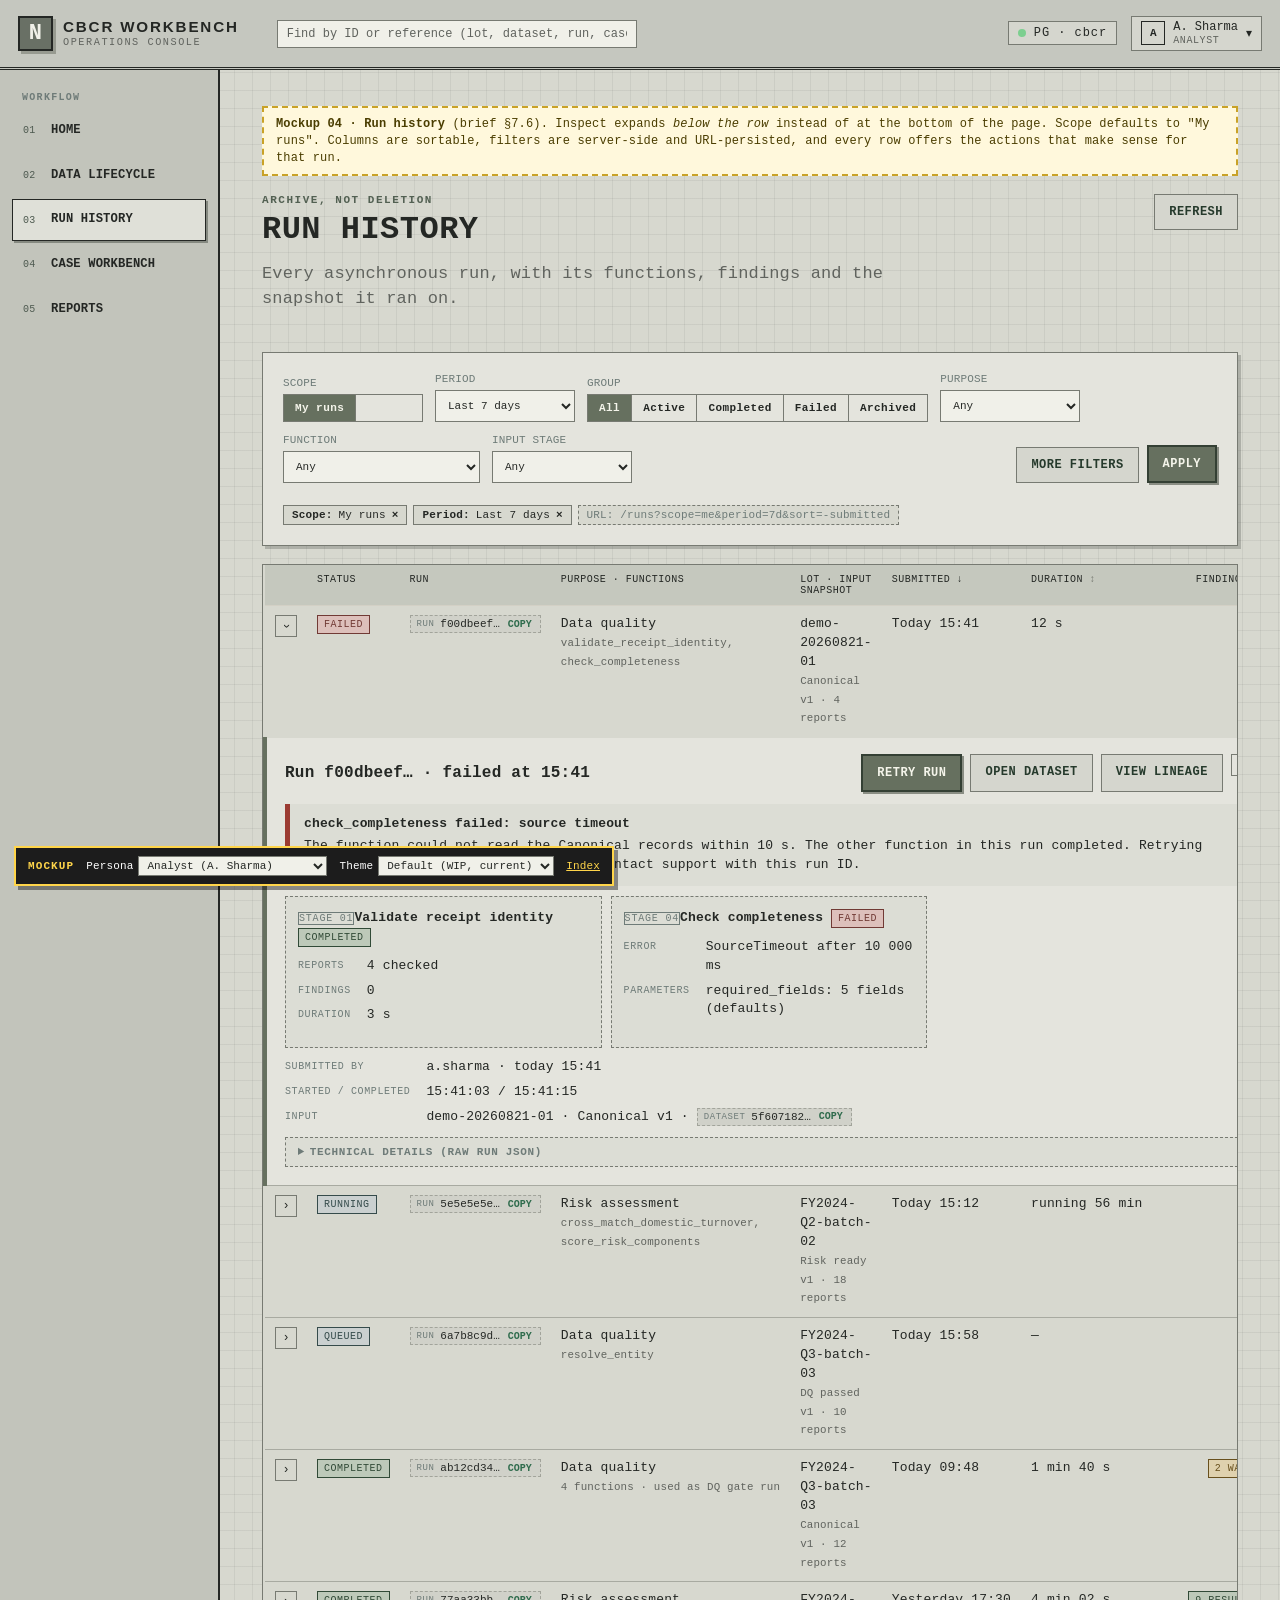
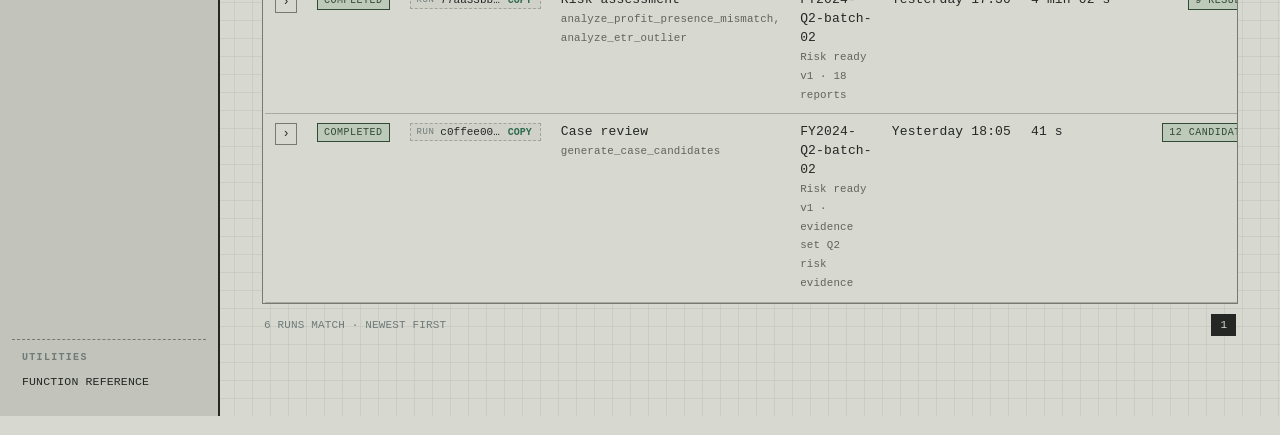
<file: platform/docs/ui-redesign/mockups/04-runs.html>
<!doctype html>
<html lang="en">
<head>
  <meta charset="utf-8">
  <meta name="viewport" content="width=device-width,initial-scale=1">
  <title>Run history · CbCR Workbench (mockup)</title>
  <link rel="stylesheet" href="base-niche.css">
  <link rel="stylesheet" href="base-wip.css">
  <link rel="stylesheet" href="base-reports.css">
  <link rel="stylesheet" href="redesign.css">
</head>
<body class="wip" data-page="runs" data-default-persona="analyst">
  <header class="masthead" id="masthead"></header>
  <div class="layout">
    <aside class="sidebar" id="sidebar" aria-label="Application navigation"></aside>
    <main>
      <div class="mock-note"><b>Mockup 04 · Run history</b> (brief §7.6). Inspect expands <i>below the row</i> instead of at the bottom of the page. Scope defaults to "My runs". Columns are sortable, filters are server-side and URL-persisted, and every row offers the actions that make sense for that run.</div>

      <div class="title-row">
        <div><p class="kicker">Archive, not deletion</p><h1>Run history</h1><p class="lede">Every asynchronous run, with its functions, findings and the snapshot it ran on.</p></div>
        <button class="secondary">REFRESH</button>
      </div>

      <section class="panel filter-bar" aria-label="Filters">
        <label>Scope<div class="segmented"><button type="button" class="active">My runs</button><button type="button" data-roles="auditor platform_admin">All permitted</button><button type="button" data-roles="auditor platform_admin">User…</button></div></label>
        <label>Period<select><option>Last 7 days</option><option>Today</option><option>Last 30 days</option><option>Custom…</option></select></label>
        <label>Group<div class="segmented"><button type="button" class="active">All</button><button type="button">Active</button><button type="button">Completed</button><button type="button">Failed</button><button type="button">Archived</button></div></label>
        <label>Purpose<select><option>Any</option><option>Data quality</option><option>Risk assessment</option><option>Case review</option></select></label>
        <label>Function<select><option>Any</option><option>check_completeness</option><option>resolve_entity</option><option>analyze_etr_outlier</option><option>generate_case_candidates</option></select></label>
        <label>Input stage<select><option>Any</option><option>Canonical</option><option>DQ passed</option><option>Enriched</option><option>Risk ready</option></select></label>
        <div class="actions"><button class="secondary" data-toggle="#moreRunFilters" aria-expanded="false">MORE FILTERS</button><button class="command">APPLY</button></div>
        <div class="filter-more" id="moreRunFilters" hidden>
          <label class="grow">Lot / external reference<input placeholder="FY2024-Q3-batch-03"></label>
          <label class="grow">Dataset ID / version<input placeholder="Paste full dataset ID"></label>
          <label>Report / entity ID<input placeholder="CBC-IN-2024-00017"></label>
          <label>Findings<select><option>Any</option><option>Present</option><option>None (clean)</option></select></label>
          <label>Max severity<select><option>Any</option><option>Error</option><option>Warning</option><option>Info</option></select></label>
          <label>Initiated by<select><option>Me</option><option>Anyone permitted</option></select></label>
        </div>
        <div class="chips"><span class="chip"><b>Scope:</b> My runs <button type="button">×</button></span><span class="chip"><b>Period:</b> Last 7 days <button type="button">×</button></span><span class="chip url">URL: /runs?scope=me&amp;period=7d&amp;sort=-submitted</span></div>
      </section>

      <div class="table-wrap"><table class="data-table">
        <thead><tr>
          <th class="w-actions"></th><th class="w-status">Status</th><th class="w-id">Run</th><th>Purpose · functions</th><th>Lot · input snapshot</th><th class="sort desc nowrap">Submitted</th><th class="sort nowrap">Duration</th><th class="sort num">Findings</th>
        </tr></thead>
        <tbody>
          <!-- Failed run, expanded by default (the one the Home card linked to) -->
          <tr class="summary open" id="f00dbeef"><td><button class="chevron" aria-label="Collapse">›</button></td><td><span class="status failed">Failed</span></td><td><span data-ids="f00dbeef-9c1a-4a3e-8f52-6d2b1c7e9a44" data-kind="run"></span></td><td>Data quality<br><small class="muted">validate_receipt_identity, check_completeness</small></td><td>demo-20260821-01<br><small class="muted">Canonical v1 · 4 reports</small></td><td class="nowrap">Today 15:41</td><td class="nowrap">12 s</td><td class="num">—</td></tr>
          <tr class="row-detail"><td colspan="8">
            <div class="detail-head"><h3>Run f00dbeef… · failed at 15:41</h3><div class="row-actions"><button class="command" data-toast="Run re-queued with the same functions and parameters.">RETRY RUN</button><a class="secondary" href="03-workspace.html">OPEN DATASET</a><a class="secondary" href="07-oversight.html?run=f00dbeef">VIEW LINEAGE</a><button class="chevron" data-toggle="next" aria-label="Collapse">×</button></div></div>
            <div class="callout danger"><strong>check_completeness failed: source timeout</strong>The function could not read the Canonical records within 10 s. The other function in this run completed. Retrying usually succeeds; if it fails again, contact support with this run ID.</div>
            <div class="child-grid">
              <article class="child-card"><span class="zone">Stage 01</span><strong>Validate receipt identity</strong> <span class="status completed">Completed</span><dl class="kv"><dt>Reports</dt><dd>4 checked</dd><dt>Findings</dt><dd>0</dd><dt>Duration</dt><dd>3 s</dd></dl></article>
              <article class="child-card"><span class="zone">Stage 04</span><strong>Check completeness</strong> <span class="status failed">Failed</span><dl class="kv"><dt>Error</dt><dd>SourceTimeout after 10 000 ms</dd><dt>Parameters</dt><dd>required_fields: 5 fields (defaults)</dd></dl></article>
            </div>
            <dl class="kv"><dt>Submitted by</dt><dd>a.sharma · today 15:41</dd><dt>Started / completed</dt><dd>15:41:03 / 15:41:15</dd><dt>Input</dt><dd>demo-20260821-01 · Canonical v1 · <span data-ids="5f607182-93a4-4b5c-d6e7-f8091a2b3c4d" data-kind="dataset"></span></dd></dl>
            <details class="tech-details"><summary>Technical details (raw run JSON)</summary><pre>{"run_id":"f00dbeef-9c1a-4a3e-8f52-6d2b1c7e9a44","status":"failed","purpose":"data_quality","input_zone":"canonical","function_runs":[{"function_code":"validate_receipt_identity","status":"completed"},{"function_code":"check_completeness","status":"failed","error":{"type":"SourceTimeout","timeout_ms":10000}}]}</pre></details>
          </td></tr>

          <tr class="summary" id="5e5e5e5e"><td><button class="chevron" aria-label="Expand">›</button></td><td><span class="status running">Running</span></td><td><span data-ids="5e5e5e5e-1b2c-4d3e-9f80-aa11bb22cc33" data-kind="run"></span></td><td>Risk assessment<br><small class="muted">cross_match_domestic_turnover, score_risk_components</small></td><td>FY2024-Q2-batch-02<br><small class="muted">Risk ready v1 · 18 reports</small></td><td class="nowrap">Today 15:12</td><td class="nowrap">running 56 min</td><td class="num">—</td></tr>
          <tr class="row-detail" hidden><td colspan="8"><div class="detail-head"><h3>Run 5e5e5e5e… · running</h3><div class="row-actions"><a class="secondary" href="03-workspace.html">OPEN DATASET</a><button class="secondary" data-toast="Cancellation requested.">CANCEL</button></div></div><div class="child-grid"><article class="child-card"><span class="zone">Stage 06</span><strong>Cross-match domestic turnover</strong> <span class="status completed">Completed</span></article><article class="child-card"><span class="zone">Stage 06</span><strong>Score risk components</strong> <span class="status running">Running</span><small class="muted">14 of 18 reports scored</small></article></div></td></tr>

          <tr class="summary"><td><button class="chevron" aria-label="Expand">›</button></td><td><span class="status queued">Queued</span></td><td><span data-ids="6a7b8c9d-0e1f-4a2b-9c3d-4e5f6a7b8c9d" data-kind="run"></span></td><td>Data quality<br><small class="muted">resolve_entity</small></td><td>FY2024-Q3-batch-03<br><small class="muted">DQ passed v1 · 10 reports</small></td><td class="nowrap">Today 15:58</td><td class="nowrap">—</td><td class="num">—</td></tr>
          <tr class="row-detail" hidden><td colspan="8"><p>Position 1 in queue.</p></td></tr>

          <tr class="summary" id="ab12cd34"><td><button class="chevron" aria-label="Expand">›</button></td><td><span class="status completed">Completed</span></td><td><span data-ids="ab12cd34-5e6f-4a7b-8c9d-0e1f2a3b4c5d" data-kind="run"></span></td><td>Data quality<br><small class="muted">4 functions · used as DQ gate run</small></td><td>FY2024-Q3-batch-03<br><small class="muted">Canonical v1 · 12 reports</small></td><td class="nowrap">Today 09:48</td><td class="nowrap">1 min 40 s</td><td class="num"><span class="status warning">2 warn</span></td></tr>
          <tr class="row-detail" hidden><td colspan="8">
            <div class="detail-head"><h3>Run ab12cd34… · completed 09:50</h3><div class="row-actions"><a class="secondary" href="03-workspace.html">OPEN DATASET</a><a class="command" href="03-workspace.html#publish">EVALUATE DQ GATE</a><a class="secondary" href="07-oversight.html?run=ab12cd34">VIEW LINEAGE</a></div></div>
            <div class="child-grid">
              <article class="child-card"><span class="zone">Stage 01</span><strong>Validate receipt identity</strong> <span class="status completed">Completed</span><small class="muted">12 reports · 0 findings</small></article>
              <article class="child-card"><span class="zone">Stage 01</span><strong>Detect duplicate report</strong> <span class="status completed">Completed</span><small class="muted">1 finding (error)</small></article>
              <article class="child-card"><span class="zone">Stage 04</span><strong>Check completeness</strong> <span class="status completed">Completed</span><small class="muted">1 finding (error)</small></article>
              <article class="child-card"><span class="zone">Stage 04</span><strong>Check related revenue share</strong> <span class="status completed">Completed</span><small class="muted">2 findings (warning)</small></article>
            </div>
            <h4 style="margin:14px 0 6px">Findings (4)</h4>
            <article class="finding error"><h4>DUPLICATE_BUSINESS_KEY</h4><small>detect_duplicate_report · CBC-IN-2024-00009</small><p>Report shares a business key with CBC-IN-2024-00003 (period 2024-03-31).</p></article>
            <article class="finding error"><h4>COMPLETENESS_MISSING_TAX_PAID</h4><small>check_completeness · CBC-IN-2024-00004 · IE</small><p>tax_paid is missing for 2 of 7 constituent entities.</p></article>
            <article class="finding"><h4>RPT_SHARE_ABOVE_THRESHOLD</h4><small>check_rpt_share_threshold · CBC-IN-2024-00017 · IE</small><p>Related-party revenue share 1.00 exceeds threshold 0.50 for Northfield Finance DAC.</p><details class="tech-details"><summary>Evidence</summary><pre>{"entity_id":"IE-NFF-002","revenue_related":410000000,"revenue_unrelated":0,"share":1.0,"threshold":0.5}</pre></details></article>
            <article class="finding"><h4>RPT_SHARE_ABOVE_THRESHOLD</h4><small>check_rpt_share_threshold · CBC-IN-2024-00018 · NL</small><p>Related-party revenue share 0.62 exceeds threshold 0.50 for Amberline Treasury BV.</p></article>
          </td></tr>

          <tr class="summary" id="77aa33bb"><td><button class="chevron" aria-label="Expand">›</button></td><td><span class="status completed">Completed</span></td><td><span data-ids="77aa33bb-cc44-4dd5-9ee6-ff7700881199" data-kind="run"></span></td><td>Risk assessment<br><small class="muted">analyze_profit_presence_mismatch, analyze_etr_outlier</small></td><td>FY2024-Q2-batch-02<br><small class="muted">Risk ready v1 · 18 reports</small></td><td class="nowrap">Yesterday 17:30</td><td class="nowrap">4 min 02 s</td><td class="num"><span class="status completed">9 results</span></td></tr>
          <tr class="row-detail" hidden><td colspan="8"><div class="detail-head"><h3>Run 77aa33bb… · in approved evidence set "Q2 risk evidence 2026-11-05"</h3><div class="row-actions"><a class="secondary" href="03-workspace.html">OPEN DATASET</a><a class="secondary" href="05-cases.html#evidence">OPEN EVIDENCE SET</a><a class="secondary" href="07-oversight.html?run=77aa33bb">VIEW LINEAGE</a></div></div><p class="muted">9 risk results across 7 reports; see the evidence set for the frozen view.</p></td></tr>

          <tr class="summary"><td><button class="chevron" aria-label="Expand">›</button></td><td><span class="status completed">Completed</span></td><td><span data-ids="c0ffee00-1234-4abc-8def-001122334455" data-kind="run"></span></td><td>Case review<br><small class="muted">generate_case_candidates</small></td><td>FY2024-Q2-batch-02<br><small class="muted">Risk ready v1 · evidence set Q2 risk evidence</small></td><td class="nowrap">Yesterday 18:05</td><td class="nowrap">41 s</td><td class="num"><span class="status completed">12 candidates</span></td></tr>
          <tr class="row-detail" hidden><td colspan="8"><div class="detail-head"><h3>Run c0ffee00… · created selection batch</h3><div class="row-actions"><a class="command" href="05-cases.html#review">REVIEW CANDIDATES</a><a class="secondary" href="07-oversight.html?run=c0ffee00">VIEW LINEAGE</a></div></div><dl class="kv"><dt>Thresholds</dt><dd>min_score 0.60 · max_candidates 25</dd><dt>Batch</dt><dd><span data-ids="b7b7b7b7-8c8c-4d9d-9e0e-f1f1a2a2b3b3" data-kind="batch"></span> · 12 candidates · 5 pending</dd></dl></td></tr>
        </tbody></table></div>
      <div class="pager"><span>6 runs match · newest first</span><div class="pages"><button class="active">1</button></div></div>
    </main>
  </div>
  <div id="toast" role="status" aria-live="polite"></div>
  <script src="mock.js"></script>
</body>
</html>
</file>
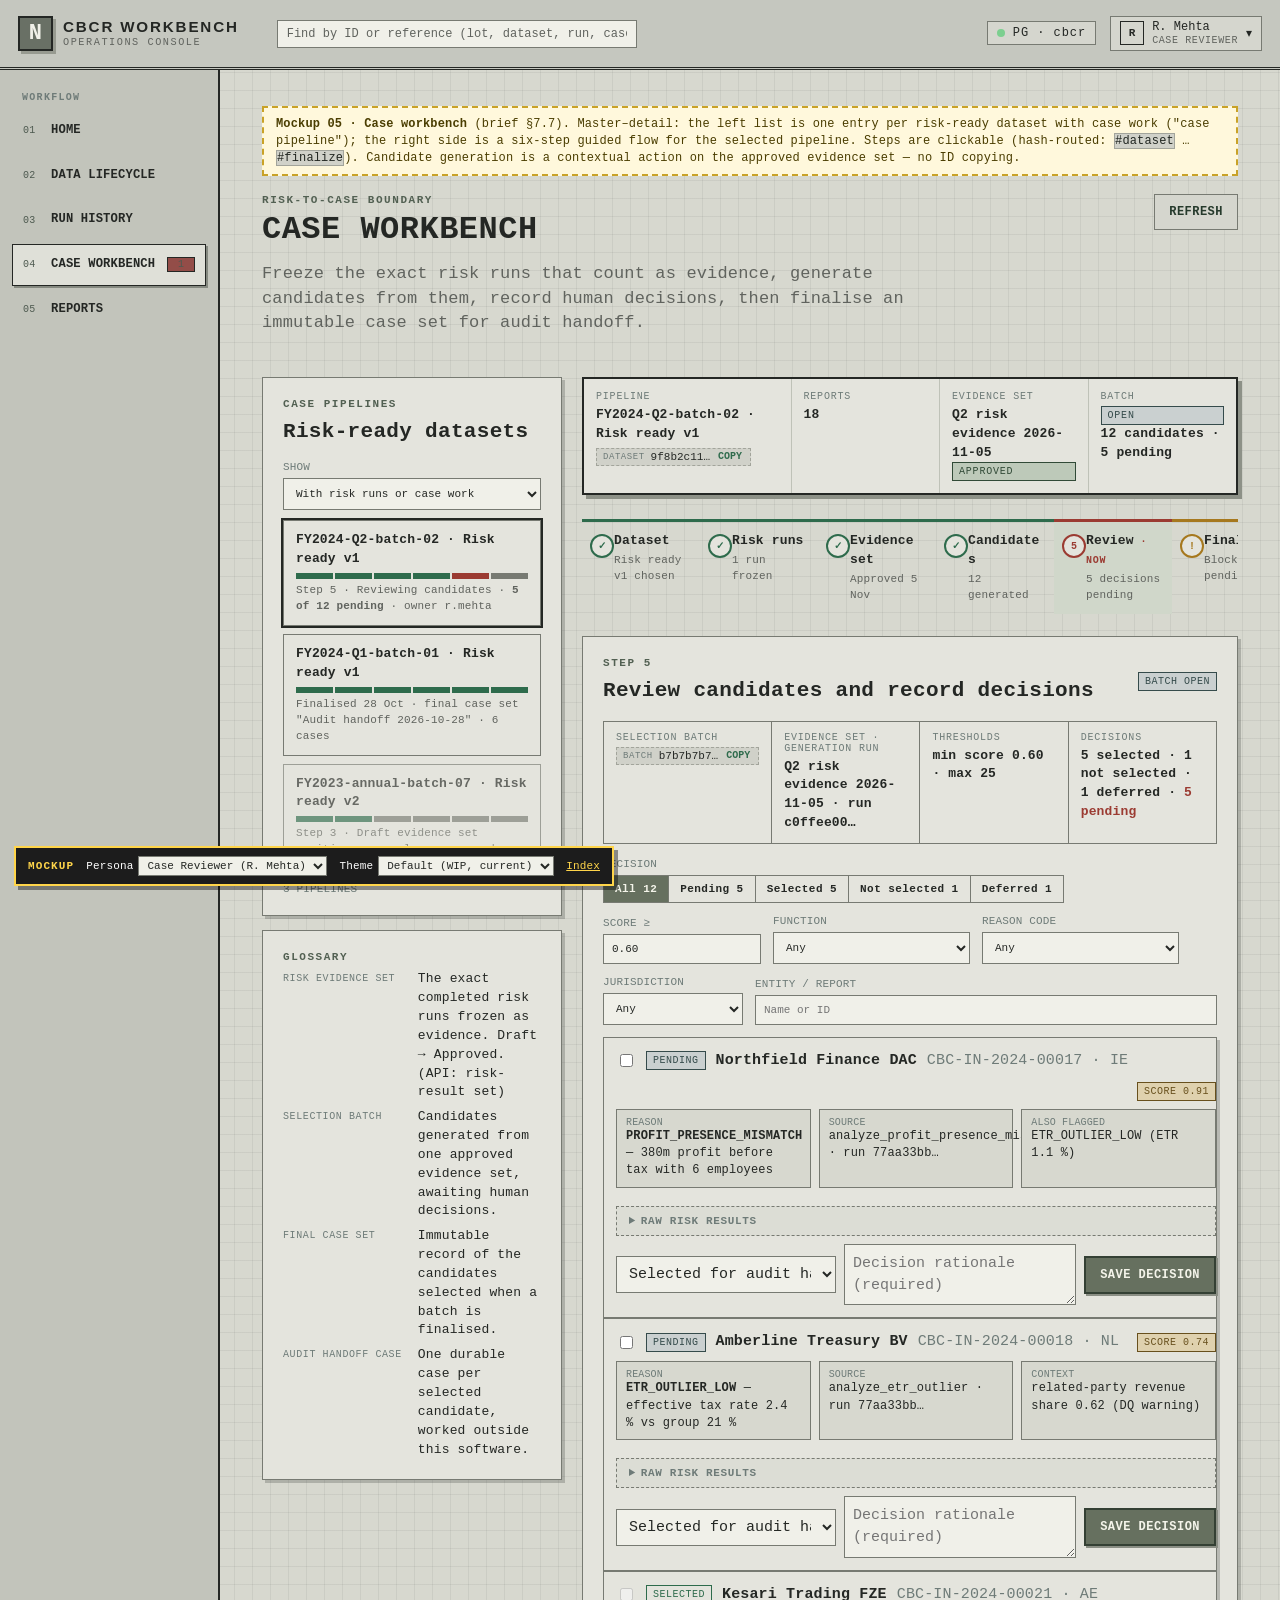
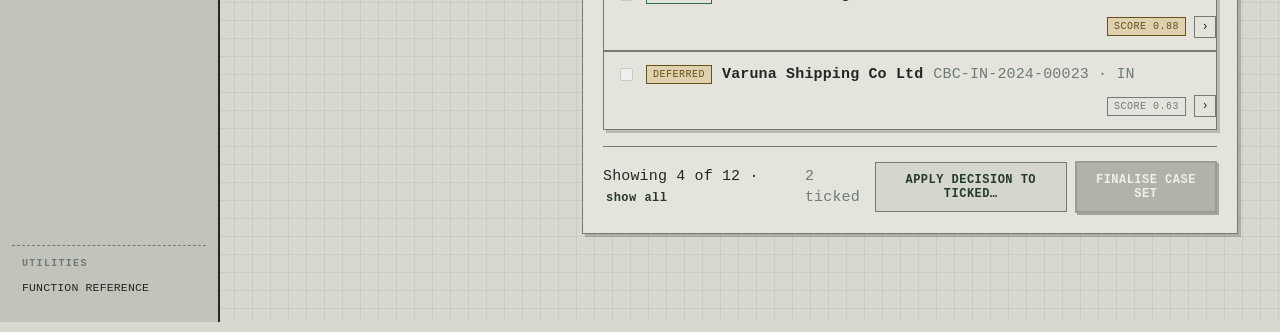
<file: platform/docs/ui-redesign/mockups/05-cases.html>
<!doctype html>
<html lang="en">
<head>
  <meta charset="utf-8">
  <meta name="viewport" content="width=device-width,initial-scale=1">
  <title>Case workbench · CbCR Workbench (mockup)</title>
  <link rel="stylesheet" href="base-niche.css">
  <link rel="stylesheet" href="base-wip.css">
  <link rel="stylesheet" href="base-reports.css">
  <link rel="stylesheet" href="redesign.css">
</head>
<body class="wip" data-page="cases" data-default-persona="reviewer">
  <header class="masthead" id="masthead"></header>
  <div class="layout">
    <aside class="sidebar" id="sidebar" aria-label="Application navigation"></aside>
    <main>
      <div class="mock-note"><b>Mockup 05 · Case workbench</b> (brief §7.7). Master–detail: the left list is one entry per risk-ready dataset with case work ("case pipeline"); the right side is a six-step guided flow for the selected pipeline. Steps are clickable (hash-routed: <code>#dataset</code> … <code>#finalize</code>). Candidate generation is a contextual action on the approved evidence set — no ID copying.</div>

      <div class="title-row">
        <div><p class="kicker">Risk-to-case boundary</p><h1>Case workbench</h1><p class="lede">Freeze the exact risk runs that count as evidence, generate candidates from them, record human decisions, then finalise an immutable case set for audit handoff.</p></div>
        <button class="secondary">REFRESH</button>
      </div>

      <div class="master-detail">
        <!-- ===== Master: case pipelines ===== -->
        <aside class="master">
          <section class="panel">
            <div class="panel-head"><div><p class="kicker">Case pipelines</p><h2>Risk-ready datasets</h2></div></div>
            <div class="filter-bar" style="margin-bottom:10px"><label style="min-width:0;flex:1">Show<select><option>With risk runs or case work</option><option>All risk-ready datasets</option><option>Needing my decision</option></select></label></div>
            <div class="work-item selected" role="button" tabindex="0">
              <strong>FY2024-Q2-batch-02 · Risk ready v1</strong>
              <div class="progress"><i class="done"></i><i class="done"></i><i class="done"></i><i class="done"></i><i class="current"></i><i></i></div>
              <small>Step 5 · Reviewing candidates · <b>5 of 12 pending</b> · owner r.mehta</small>
            </div>
            <div class="work-item" role="button" tabindex="0">
              <strong>FY2024-Q1-batch-01 · Risk ready v1</strong>
              <div class="progress"><i class="done"></i><i class="done"></i><i class="done"></i><i class="done"></i><i class="done"></i><i class="done"></i></div>
              <small>Finalised 28 Oct · final case set "Audit handoff 2026-10-28" · 6 cases</small>
            </div>
            <div class="work-item" role="button" tabindex="0" style="opacity:.65">
              <strong>FY2023-annual-batch-07 · Risk ready v2</strong>
              <div class="progress"><i class="done"></i><i class="done"></i><i></i><i></i><i></i><i></i></div>
              <small>Step 3 · Draft evidence set awaiting approval · owner a.sharma</small>
            </div>
            <div class="pager" style="padding:6px 0 0"><span>3 pipelines</span></div>
          </section>
          <section class="panel">
            <p class="kicker">Glossary</p>
            <dl class="kv" style="margin:6px 0 0">
              <dt>Risk evidence set</dt><dd>The exact completed risk runs frozen as evidence. Draft → Approved. (API: risk-result set)</dd>
              <dt>Selection batch</dt><dd>Candidates generated from one approved evidence set, awaiting human decisions.</dd>
              <dt>Final case set</dt><dd>Immutable record of the candidates selected when a batch is finalised.</dd>
              <dt>Audit handoff case</dt><dd>One durable case per selected candidate, worked outside this software.</dd>
            </dl>
          </section>
        </aside>

        <!-- ===== Detail: guided flow for the selected pipeline ===== -->
        <section>
          <div class="dataset-banner" style="grid-template-columns:1.4fr 1fr 1fr 1fr">
            <div><span>Pipeline</span><strong>FY2024-Q2-batch-02 · Risk ready v1</strong><span data-ids="9f8b2c11-4d3e-4f5a-8b6c-7d8e9f0a1b2c" data-kind="dataset"></span></div>
            <div><span>Reports</span><strong>18</strong></div>
            <div><span>Evidence set</span><strong>Q2 risk evidence 2026-11-05 <span class="status completed">Approved</span></strong></div>
            <div><span>Batch</span><strong><span class="status pending">Open</span> 12 candidates · 5 pending</strong></div>
          </div>

          <div class="stepper" aria-label="Case workflow">
            <div class="step done clickable" data-step="dataset"><strong>Dataset</strong><small>Risk ready v1 chosen</small></div>
            <div class="step done clickable" data-step="runs"><strong>Risk runs</strong><small>1 run frozen</small></div>
            <div class="step done clickable" data-step="evidence"><strong>Evidence set</strong><small>Approved 5 Nov</small></div>
            <div class="step done clickable" data-step="candidates"><strong>Candidates</strong><small>12 generated</small></div>
            <div class="step current clickable" data-step="review"><strong>Review</strong><small>5 decisions pending</small></div>
            <div class="step blocked clickable" data-step="finalize"><strong>Finalise</strong><small>Blocked: 5 pending</small></div>
          </div>

          <!-- Step 1 -->
          <section class="wizard-step" id="step-dataset">
            <section class="panel"><div class="panel-head"><div><p class="kicker">Step 1</p><h2>Choose the risk-ready dataset</h2></div></div>
              <div class="filter-bar" style="margin-bottom:12px"><label>Period<select><option>Last 90 days</option></select></label><label>Scope<select><option>My lots</option><option data-roles="auditor platform_admin">All permitted</option></select></label><label class="grow">Find<input placeholder="Lot, external reference, reporting entity, period"></label><label>Only with completed risk runs<select><option>Yes</option><option>No</option></select></label></div>
              <div class="table-wrap"><table class="data-table"><thead><tr><th></th><th>Lot</th><th>Dataset</th><th>Reporting period</th><th class="num">Reports</th><th class="num">Completed risk runs</th><th>Published</th></tr></thead><tbody>
                <tr><td><input type="radio" name="ds" checked style="width:auto"></td><td>FY2024-Q2-batch-02</td><td>Risk ready v1 <span data-ids="9f8b2c11-4d3e-4f5a-8b6c-7d8e9f0a1b2c" data-kind="dataset"></span></td><td>FY2024</td><td class="num">18</td><td class="num">1 (+1 running)</td><td>29 Oct · a.sharma</td></tr>
                <tr><td><input type="radio" name="ds" style="width:auto"></td><td>FY2024-Q1-batch-01</td><td>Risk ready v1 <span data-ids="8e7d6c5b-4a39-4281-9706-5f4e3d2c1b0a" data-kind="dataset"></span></td><td>FY2024</td><td class="num">22</td><td class="num">2</td><td>20 Oct · a.sharma</td></tr>
              </tbody></table></div>
              <div class="function-actions"><span>Datasets outside your scope are not listed.</span><button class="command" data-go-step="runs">CONTINUE →</button></div>
            </section>
          </section>

          <!-- Step 2 -->
          <section class="wizard-step" id="step-runs">
            <section class="panel"><div class="panel-head"><div><p class="kicker">Step 2</p><h2>Review risk runs and freeze them as evidence</h2></div></div>
              <p class="muted" style="margin-top:0">Only <b>completed</b> risk-assessment runs on this snapshot can be included. Running or failed runs are shown for context.</p>
              <div class="run-list">
                <article class="run-card"><div class="top"><input type="checkbox" checked disabled style="width:auto" aria-label="Included"><span class="status completed">Completed</span><span data-ids="77aa33bb-cc44-4dd5-9ee6-ff7700881199" data-kind="run"></span><span class="meta">analyze_profit_presence_mismatch, analyze_etr_outlier · 9 results · yesterday 17:30 · a.sharma</span><div class="right"><span class="status completed">In approved set</span><button class="chevron" data-toggle="next">›</button></div></div><div class="body" hidden><dl class="kv"><dt>Parameters</dt><dd>profit_presence: employee_floor 10, profit_margin_cap 0.35 · etr_outlier: etr_floor 0.05</dd><dt>Results by function</dt><dd>profit/presence 6 · ETR outlier 3</dd></dl><a class="text-button" href="04-runs.html#77aa33bb">OPEN IN RUN HISTORY →</a></div></article>
                <article class="run-card"><div class="top"><input type="checkbox" disabled style="width:auto" aria-label="Not eligible"><span class="status running">Running</span><span data-ids="5e5e5e5e-1b2c-4d3e-9f80-aa11bb22cc33" data-kind="run"></span><span class="meta">cross_match_domestic_turnover, score_risk_components · started 15:12 · a.sharma</span><div class="right"><span class="muted">Eligible when completed</span></div></div></article>
              </div>
              <h3 style="margin:18px 0 8px">Create a new risk evidence set (draft) <span class="help" title="A named, immutable collection of the exact runs chosen above. It must be approved before candidates can be generated from it. It is not a dataset, not a final case set and not a report.">i</span></h3>
              <div class="inline-fields"><label>Risk evidence set name<input value="Q2 risk evidence 2026-11-06 (supplementary)"></label><label>Runs to include<input value="0 selected (tick completed runs above)" disabled></label></div>
              <div class="function-actions"><span>Existing approved set for this snapshot: <b>Q2 risk evidence 2026-11-05</b> (1 run).</span><button class="command disabled" disabled title="Select at least one completed run">CREATE RISK EVIDENCE SET (DRAFT)</button></div>
            </section>
          </section>

          <!-- Step 3 -->
          <section class="wizard-step" id="step-evidence">
            <section class="panel"><div class="panel-head"><div><p class="kicker">Step 3</p><h2>Approve the evidence set</h2></div></div>
              <article class="run-card">
                <div class="top"><span class="status completed">Approved</span><strong>Q2 risk evidence 2026-11-05</strong><span data-ids="a5a5a5a5-6b6b-4c7c-8d8d-9e9e0f0f1a1a" data-kind="evidence set"></span><div class="right"><span class="muted">approved 5 Nov 09:10 · r.mehta</span></div></div>
                <div class="body"><dl class="kv"><dt>Included runs</dt><dd><span data-ids="77aa33bb-cc44-4dd5-9ee6-ff7700881199" data-kind="run"></span> · 9 results</dd><dt>Approval rationale</dt><dd>Risk evidence reviewed; both screens completed on all 18 reports. Approved for candidate generation.</dd><dt>Created by</dt><dd>a.sharma · 5 Nov 08:52 (draft)</dd></dl><div class="row-actions"><button class="command" data-go-step="candidates">GENERATE CANDIDATES FROM THIS SET →</button><a class="secondary" href="07-oversight.html?evidence=a5a5a5a5">VIEW LINEAGE</a></div></div>
              </article>
              <div class="callout" style="margin-top:14px"><strong>How a draft looks</strong>A draft set shows <span class="status pending">Draft</span> and an <b>Approve</b> button for users with the case_manager role. Approval opens a dialog (example below) instead of a browser prompt.</div>
              <button class="secondary" data-dialog="approveDialog">SHOW APPROVE DIALOG (EXAMPLE)</button>
            </section>
          </section>

          <!-- Step 4 -->
          <section class="wizard-step" id="step-candidates">
            <section class="panel"><div class="panel-head"><div><p class="kicker">Step 4</p><h2>Generate candidates</h2></div></div>
              <div class="callout ok"><strong>Generated</strong>Run <span data-ids="c0ffee00-1234-4abc-8def-001122334455" data-kind="run"></span> completed yesterday 18:05 and created batch <span data-ids="b7b7b7b7-8c8c-4d9d-9e0e-f1f1a2a2b3b3" data-kind="batch"></span> with 12 candidates (thresholds: min score 0.60, max 25).</div>
              <h3 style="margin:16px 0 8px">Generate another batch from the approved set</h3>
              <p class="muted" style="margin-top:0">The approved evidence set ID is passed to <code>generate_case_candidates</code> automatically.</p>
              <div class="inline-fields"><label>Minimum score<input type="number" value="0.60" step="0.05" min="0" max="1"></label><label>Maximum candidates<input type="number" value="25"></label></div>
              <div class="exec-summary"><h3>Before you queue</h3><dl class="kv" style="margin:0"><dt>Dataset</dt><dd>FY2024-Q2-batch-02 · Risk ready v1</dd><dt>Evidence set</dt><dd>Q2 risk evidence 2026-11-05 (approved)</dd><dt>Function</dt><dd>generate_case_candidates (stage 07, purpose case_review)</dd><dt>Result</dt><dd>A new selection batch; the existing open batch is not affected</dd></dl></div>
              <div class="function-actions"><span></span><button class="command" data-toast="Candidate generation queued. The new batch appears under Review when the run completes.">QUEUE CANDIDATE GENERATION</button></div>
            </section>
          </section>

          <!-- Step 5 (current) -->
          <section class="wizard-step active" id="step-review">
            <section class="panel">
              <div class="panel-head"><div><p class="kicker">Step 5</p><h2>Review candidates and record decisions</h2></div><span class="status pending">Batch open</span></div>
              <div class="batch-header">
                <div><span>Selection batch</span><span data-ids="b7b7b7b7-8c8c-4d9d-9e0e-f1f1a2a2b3b3" data-kind="batch"></span></div>
                <div><span>Evidence set · generation run</span><strong>Q2 risk evidence 2026-11-05 · run c0ffee00…</strong></div>
                <div><span>Thresholds</span><strong>min score 0.60 · max 25</strong></div>
                <div><span>Decisions</span><strong>5 selected · 1 not selected · 1 deferred · <b style="color:var(--red)">5 pending</b></strong></div>
              </div>
              <div class="filter-bar" style="margin-bottom:12px">
                <label>Decision<div class="segmented"><button type="button" class="active">All 12</button><button type="button">Pending 5</button><button type="button">Selected 5</button><button type="button">Not selected 1</button><button type="button">Deferred 1</button></div></label>
                <label>Score ≥<input type="number" value="0.60" step="0.05"></label>
                <label>Function<select><option>Any</option><option>Profit/presence mismatch</option><option>ETR outlier</option></select></label>
                <label>Reason code<select><option>Any</option><option>PROFIT_PRESENCE_MISMATCH</option><option>ETR_OUTLIER_LOW</option></select></label>
                <label>Jurisdiction<select><option>Any</option><option>IE</option><option>NL</option><option>SG</option><option>AE</option></select></label>
                <label class="grow">Entity / report<input placeholder="Name or ID"></label>
              </div>

              <div class="candidate pending-row">
                <div class="head"><input type="checkbox" style="width:auto" aria-label="Select for bulk decision"><span class="status pending">Pending</span><strong>Northfield Finance DAC</strong><span class="muted">CBC-IN-2024-00017 · IE</span><div class="right"><span class="status warning">score 0.91</span></div></div>
                <div class="evidence-summary">
                  <div><span>Reason</span><b>PROFIT_PRESENCE_MISMATCH</b> — 380m profit before tax with 6 employees</div>
                  <div><span>Source</span>analyze_profit_presence_mismatch · run 77aa33bb…</div>
                  <div><span>Also flagged</span>ETR_OUTLIER_LOW (ETR 1.1 %)</div>
                </div>
                <details class="tech-details"><summary>Raw risk results</summary><pre>{"rule_code":"PROFIT_PRESENCE_MISMATCH","severity":"high","evidence":{"profit_before_tax":380000000,"employees":6,"tangible_assets":1200000,"margin":0.93}}</pre></details>
                <div class="decision-row"><select aria-label="Decision"><option>Selected for audit handoff</option><option>Not selected</option><option>Deferred</option></select><textarea rows="2" placeholder="Decision rationale (required)"></textarea><button class="command" data-toast="Decision saved. 4 candidates remain pending.">SAVE DECISION</button></div>
              </div>

              <div class="candidate pending-row">
                <div class="head"><input type="checkbox" style="width:auto" aria-label="Select for bulk decision"><span class="status pending">Pending</span><strong>Amberline Treasury BV</strong><span class="muted">CBC-IN-2024-00018 · NL</span><div class="right"><span class="status warning">score 0.74</span></div></div>
                <div class="evidence-summary">
                  <div><span>Reason</span><b>ETR_OUTLIER_LOW</b> — effective tax rate 2.4 % vs group 21 %</div>
                  <div><span>Source</span>analyze_etr_outlier · run 77aa33bb…</div>
                  <div><span>Context</span>related-party revenue share 0.62 (DQ warning)</div>
                </div>
                <details class="tech-details"><summary>Raw risk results</summary><pre>{"rule_code":"ETR_OUTLIER_LOW","severity":"medium","evidence":{"etr":0.024,"group_etr":0.21}}</pre></details>
                <div class="decision-row"><select aria-label="Decision"><option>Selected for audit handoff</option><option>Not selected</option><option>Deferred</option></select><textarea rows="2" placeholder="Decision rationale (required)"></textarea><button class="command" data-toast="Decision saved.">SAVE DECISION</button></div>
              </div>

              <div class="candidate selected-row">
                <div class="head"><input type="checkbox" style="width:auto" disabled><span class="status selected">Selected</span><strong>Kesari Trading FZE</strong><span class="muted">CBC-IN-2024-00021 · AE</span><div class="right"><span class="status warning">score 0.88</span><button class="chevron" data-toggle="next">›</button></div></div>
                <div class="body" hidden><div class="evidence-summary"><div><span>Reason</span><b>PROFIT_PRESENCE_MISMATCH</b></div><div><span>Source</span>run 77aa33bb…</div><div><span>Decision</span>r.mehta · 5 Nov 18:40 — "High margin, no substance; refer for audit."</div></div><button class="text-button" style="margin-top:6px">CHANGE DECISION (REQUIRES RATIONALE)</button></div>
              </div>

              <div class="candidate deferred-row">
                <div class="head"><input type="checkbox" style="width:auto" disabled><span class="status warning">Deferred</span><strong>Varuna Shipping Co Ltd</strong><span class="muted">CBC-IN-2024-00023 · IN</span><div class="right"><span class="status">score 0.63</span><button class="chevron" data-toggle="next">›</button></div></div>
                <div class="body" hidden><div class="evidence-summary"><div><span>Reason</span><b>ETR_OUTLIER_LOW</b></div><div><span>Source</span>run 77aa33bb…</div><div><span>Decision</span>r.mehta · 5 Nov 18:42 — "Awaiting tonnage-tax clarification from domestic team."</div></div></div>
              </div>

              <div class="function-actions"><span>Showing 4 of 12 · <a class="text-button" href="#">show all</a></span><div style="display:flex;gap:8px;align-items:center"><span class="muted">2 ticked</span><button class="secondary" data-dialog="bulkDialog">APPLY DECISION TO TICKED…</button><button class="command disabled" disabled title="5 decisions still pending">FINALISE CASE SET</button></div></div>
            </section>
          </section>

          <!-- Step 6 -->
          <section class="wizard-step" id="step-finalize">
            <section class="panel"><div class="panel-head"><div><p class="kicker">Step 6</p><h2>Finalise case set and hand off</h2></div></div>
              <div class="readiness">
                <div>
                  <h3 style="margin:0 0 6px">Readiness</h3>
                  <ul class="checklist">
                    <li class="bad">All candidates decided — <b>5 pending</b> <button class="text-button" data-go-step="review">REVIEW →</button></li>
                    <li class="ok">At least one candidate selected (5)</li>
                    <li class="ok">Batch is open</li>
                    <li class="ok">You have the case_manager role</li>
                  </ul>
                </div>
                <div>
                  <h3 style="margin:0 0 6px">What finalisation creates</h3>
                  <p style="margin:0;font-size:13px">An immutable <b>Final case set</b> containing the 5 selected candidates, and one <b>Audit handoff case</b> per selected candidate. Not-selected and deferred candidates are kept in the batch record for audit.</p>
                  <div class="function-actions" style="border:0;padding:0"><span></span><button class="command disabled" disabled>FINALISE CASE SET…</button></div>
                  <button class="secondary" data-dialog="finalizeDialog">SHOW FINALISE DIALOG (EXAMPLE)</button>
                </div>
              </div>
            </section>
            <section class="panel"><div class="panel-head"><div><p class="kicker">After finalisation (example from FY2024-Q1-batch-01)</p><h2>Handoff and reports</h2></div><a class="command" href="06-reports.html">OPEN REPORTS →</a></div>
              <div class="run-card" style="margin-bottom:10px"><div class="top"><span class="status completed">Finalised</span><strong>Audit handoff 2026-10-28</strong><span data-ids="4d4d4d4d-5e5e-4f6f-8a7a-8b8b9c9c0d0d" data-kind="case set"></span><span class="meta">6 cases · finalised 28 Oct 16:20 by r.mehta</span></div></div>
              <div class="table-wrap"><table><thead><tr><th>Audit handoff case</th><th>Report · entity</th><th>Risk basis</th><th>Status</th><th></th></tr></thead><tbody>
                <tr><td><span data-ids="ac01ac01-1111-4222-8333-444455556666" data-kind="audit case"></span></td><td>CBC-IN-2024-00005 · Solara Energy Ltd (IE)</td><td>PROFIT_PRESENCE_MISMATCH · 0.90</td><td><span class="status active">Handed off</span></td><td><a class="text-button" href="06-reports.html">REPORT →</a> <a class="text-button" href="07-oversight.html?case=ac01ac01">LINEAGE →</a></td></tr>
                <tr><td><span data-ids="ac02ac02-1111-4222-8333-444455556666" data-kind="audit case"></span></td><td>CBC-IN-2024-00011 · Meridian Logistics BV (NL)</td><td>ETR_OUTLIER_LOW · 0.71</td><td><span class="status active">Handed off</span></td><td><a class="text-button" href="06-reports.html">REPORT →</a> <a class="text-button" href="07-oversight.html?case=ac02ac02">LINEAGE →</a></td></tr>
                <tr><td colspan="5" class="muted">… 4 more</td></tr>
              </tbody></table></div>
            </section>
          </section>
        </section>
      </div>
    </main>
  </div>

  <dialog id="approveDialog">
    <form method="dialog">
      <div class="dialog-head"><div><p class="kicker">Approve risk evidence set</p><h2>Q2 risk evidence (draft)</h2></div><button value="cancel" class="icon-button" aria-label="Close">×</button></div>
      <table class="summary-table"><tr><th>Dataset</th><td>FY2024-Q2-batch-02 · Risk ready v1</td></tr><tr><th>Included runs</th><td>1 completed run · 9 risk results</td></tr><tr><th>Effect</th><td>The set becomes immutable and may be used to generate candidate batches</td></tr></table>
      <label>Approval rationale (required)<textarea rows="3">Risk evidence reviewed and approved for candidate generation</textarea></label>
      <div class="dialog-actions"><button value="cancel" class="secondary">CANCEL</button><button class="command" data-toast="Evidence set approved. You can now generate candidates from it.">APPROVE</button></div>
    </form>
  </dialog>
  <dialog id="bulkDialog">
    <form method="dialog">
      <div class="dialog-head"><div><p class="kicker">Bulk decision</p><h2>Apply to 2 candidates</h2></div><button value="cancel" class="icon-button" aria-label="Close">×</button></div>
      <label>Decision<select><option>Not selected</option><option>Deferred</option><option>Selected for audit handoff</option></select></label>
      <label>Rationale (recorded on each candidate)<textarea rows="3" placeholder="Required"></textarea></label>
      <div class="callout warn" style="margin:0"><strong>Recorded individually</strong>Each candidate gets its own decision event with your user and timestamp.</div>
      <div class="dialog-actions"><button value="cancel" class="secondary">CANCEL</button><button class="command" data-toast="2 decisions saved.">APPLY</button></div>
    </form>
  </dialog>
  <dialog id="finalizeDialog">
    <form method="dialog">
      <div class="dialog-head"><div><p class="kicker">Finalise case set</p><h2>Create immutable final case set</h2></div><button value="cancel" class="icon-button" aria-label="Close">×</button></div>
      <table class="summary-table"><tr><th>Batch</th><td>b7b7b7b7… · 12 candidates</td></tr><tr><th>Selected</th><td>5 → 5 audit handoff cases</td></tr><tr><th>Not selected / deferred</th><td>1 / 1 (kept in batch record)</td></tr><tr><th>Evidence set</th><td>Q2 risk evidence 2026-11-05</td></tr></table>
      <label>Final case set name<input value="Audit handoff 2026-11-06"></label>
      <label>Finalisation rationale (required)<textarea rows="3">Human review completed; selected cases approved for audit handoff</textarea></label>
      <div class="dialog-actions"><button value="cancel" class="secondary">CANCEL</button><button class="command" data-toast="Final case set created. Opening reports…">FINALISE</button></div>
    </form>
  </dialog>

  <div id="toast" role="status" aria-live="polite"></div>
  <script src="mock.js"></script>
</body>
</html>
</file>
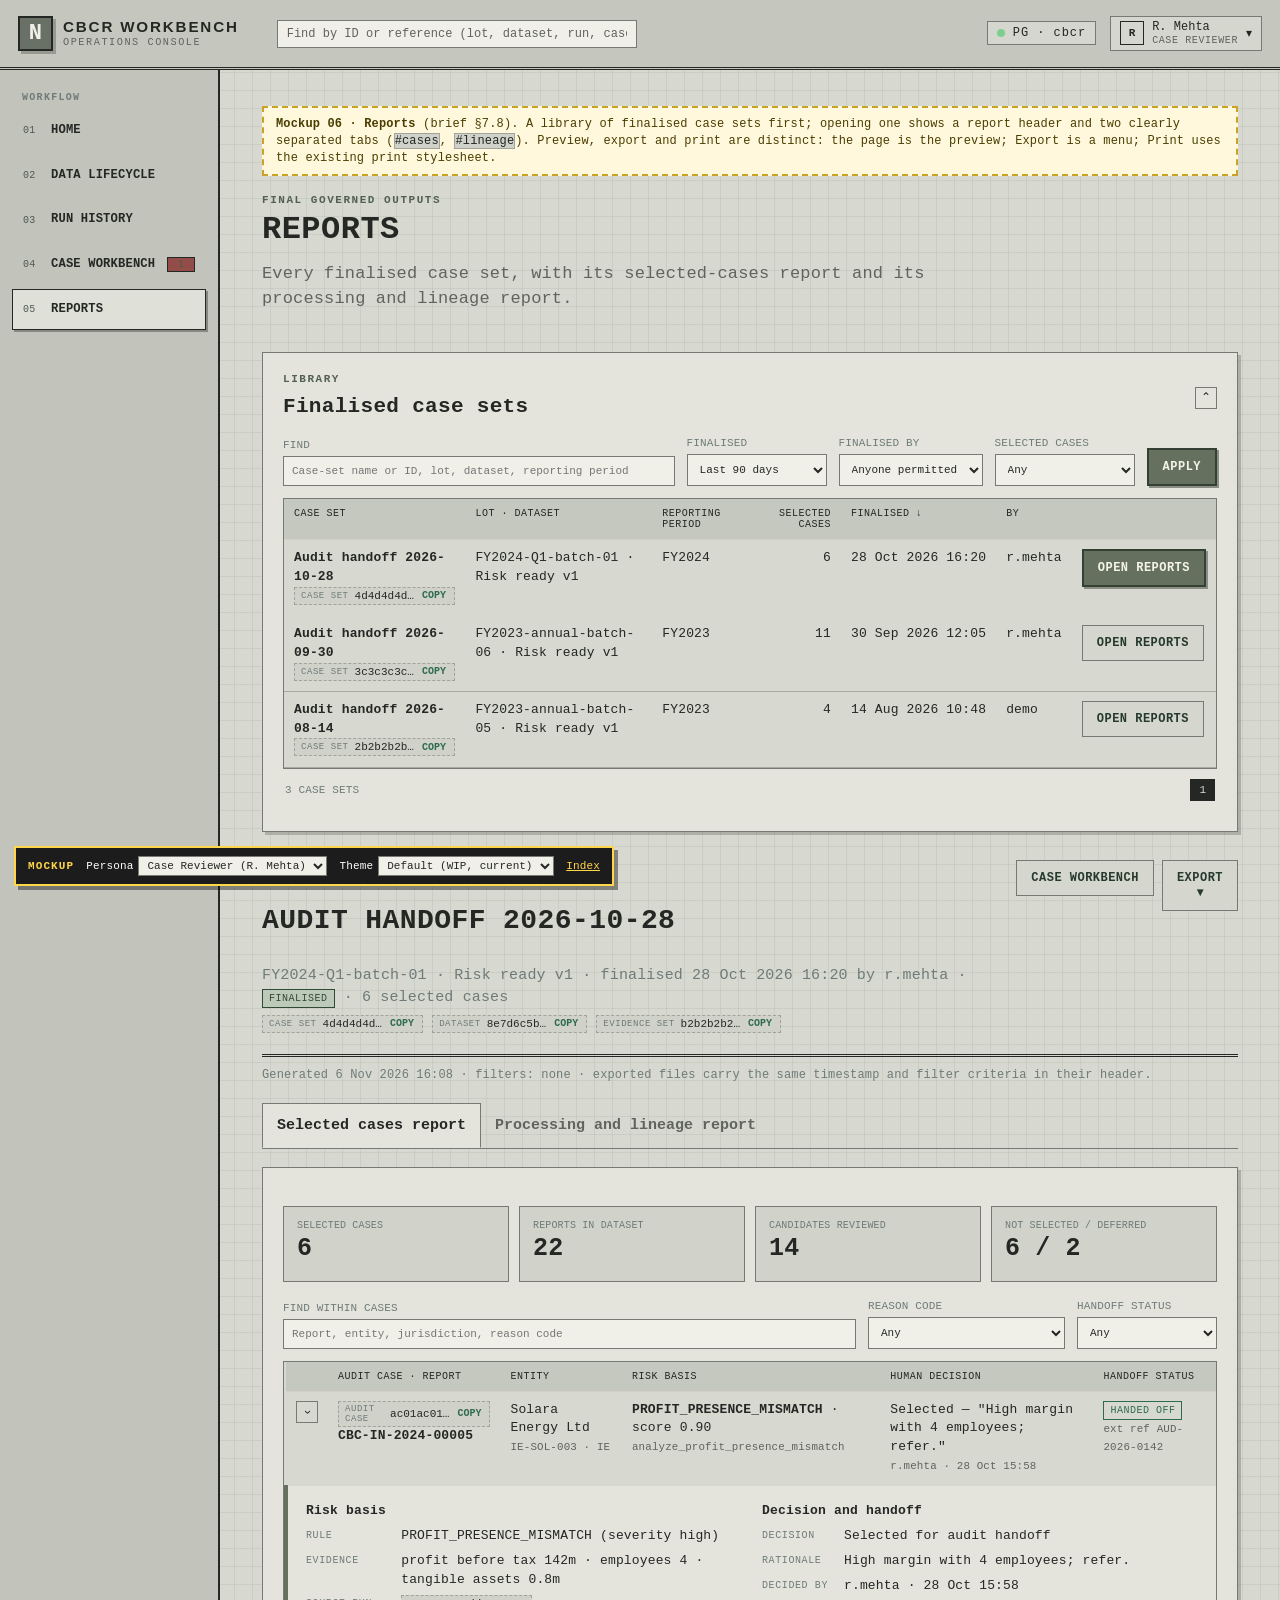
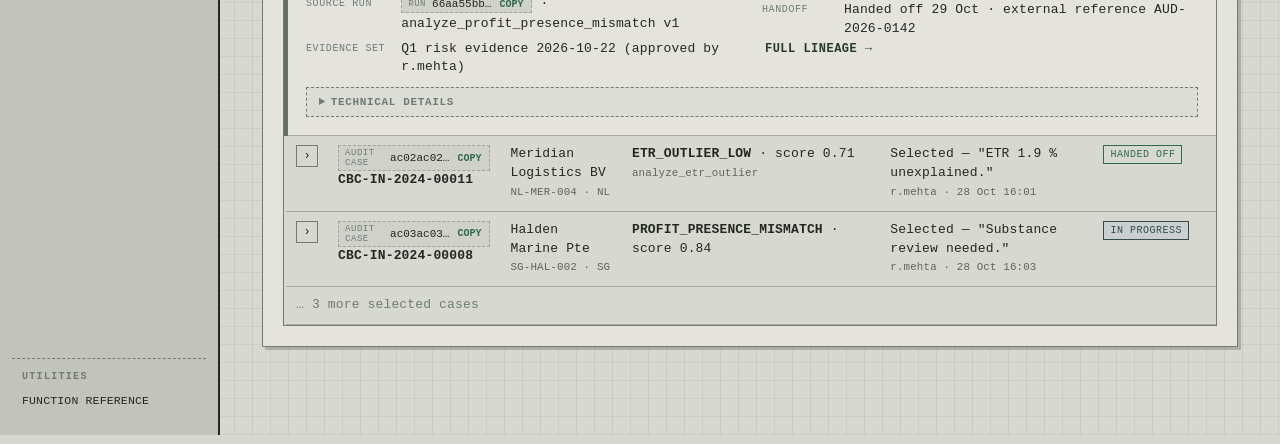
<file: platform/docs/ui-redesign/mockups/06-reports.html>
<!doctype html>
<html lang="en">
<head>
  <meta charset="utf-8">
  <meta name="viewport" content="width=device-width,initial-scale=1">
  <title>Reports · CbCR Workbench (mockup)</title>
  <link rel="stylesheet" href="base-niche.css">
  <link rel="stylesheet" href="base-wip.css">
  <link rel="stylesheet" href="base-reports.css">
  <link rel="stylesheet" href="redesign.css">
</head>
<body class="wip" data-page="reports" data-default-persona="reviewer">
  <header class="masthead" id="masthead"></header>
  <div class="layout">
    <aside class="sidebar" id="sidebar" aria-label="Application navigation"></aside>
    <main data-tabgroup>
      <div class="mock-note"><b>Mockup 06 · Reports</b> (brief §7.8). A library of finalised case sets first; opening one shows a report header and two clearly separated tabs (<code>#cases</code>, <code>#lineage</code>). Preview, export and print are distinct: the page is the preview; Export is a menu; Print uses the existing print stylesheet.</div>

      <div class="title-row">
        <div><p class="kicker">Final governed outputs</p><h1>Reports</h1><p class="lede">Every finalised case set, with its selected-cases report and its processing and lineage report.</p></div>
      </div>

      <!-- ===== Library ===== -->
      <section class="panel report-library">
        <div class="panel-head"><div><p class="kicker">Library</p><h2>Finalised case sets</h2></div><button class="chevron" data-toggle="#libraryBody" aria-expanded="true" title="Collapse library">⌃</button></div>
        <div id="libraryBody">
          <div class="filter-bar" style="margin-bottom:12px">
            <label class="grow">Find<input placeholder="Case-set name or ID, lot, dataset, reporting period"></label>
            <label>Finalised<select><option>Last 90 days</option><option>Last 30 days</option><option>Custom…</option></select></label>
            <label>Finalised by<select><option>Anyone permitted</option><option>Me</option></select></label>
            <label>Selected cases<select><option>Any</option><option>1–5</option><option>6–20</option><option>&gt; 20</option></select></label>
            <div class="actions"><button class="command">APPLY</button></div>
          </div>
          <div class="table-wrap"><table class="data-table">
            <thead><tr><th>Case set</th><th>Lot · dataset</th><th>Reporting period</th><th class="num">Selected cases</th><th class="sort desc">Finalised</th><th>By</th><th></th></tr></thead>
            <tbody>
              <tr class="summary open"><td>Audit handoff 2026-10-28<br><span data-ids="4d4d4d4d-5e5e-4f6f-8a7a-8b8b9c9c0d0d" data-kind="case set"></span></td><td>FY2024-Q1-batch-01 · Risk ready v1</td><td>FY2024</td><td class="num">6</td><td class="nowrap">28 Oct 2026 16:20</td><td>r.mehta</td><td><a class="command" href="#cases" data-tab="cases">OPEN REPORTS</a></td></tr>
              <tr class="summary"><td>Audit handoff 2026-09-30<br><span data-ids="3c3c3c3c-4d4d-4e5e-8f6f-7a7a8b8b9c9c" data-kind="case set"></span></td><td>FY2023-annual-batch-06 · Risk ready v1</td><td>FY2023</td><td class="num">11</td><td class="nowrap">30 Sep 2026 12:05</td><td>r.mehta</td><td><a class="secondary" href="#cases">OPEN REPORTS</a></td></tr>
              <tr class="summary"><td>Audit handoff 2026-08-14<br><span data-ids="2b2b2b2b-3c3c-4d4d-8e5e-6f6f7a7a8b8b" data-kind="case set"></span></td><td>FY2023-annual-batch-05 · Risk ready v1</td><td>FY2023</td><td class="num">4</td><td class="nowrap">14 Aug 2026 10:48</td><td>demo</td><td><a class="secondary" href="#cases">OPEN REPORTS</a></td></tr>
            </tbody></table></div>
          <div class="pager"><span>3 case sets</span><div class="pages"><button class="active">1</button></div></div>
        </div>
      </section>

      <!-- ===== Viewer ===== -->
      <div class="report-heading" style="margin-top:28px">
        <div><p class="kicker">Final case set</p><h2>Audit handoff 2026-10-28</h2><p>FY2024-Q1-batch-01 · Risk ready v1 · finalised 28 Oct 2026 16:20 by r.mehta · <span class="status completed">Finalised</span> · 6 selected cases</p><p><span data-ids="4d4d4d4d-5e5e-4f6f-8a7a-8b8b9c9c0d0d" data-kind="case set"></span> <span data-ids="8e7d6c5b-4a39-4281-9706-5f4e3d2c1b0a" data-kind="dataset"></span> <span data-ids="b2b2b2b2-c3c3-4d4d-9e5e-f6f6a7a7b8b8" data-kind="evidence set"></span></p></div>
        <div style="display:flex;gap:8px;align-items:start">
          <a class="secondary" href="05-cases.html">CASE WORKBENCH</a>
          <div class="export-menu"><button class="secondary" data-menu="exportMenu" aria-haspopup="true" aria-expanded="false">EXPORT ▾</button>
            <div class="menu" id="exportMenu" hidden><div class="menu-note">Selected cases</div><a href="#" data-toast="Downloading selected-cases-4d4d4d4d.csv">CSV</a><a href="#" data-toast="Downloading selected-cases-4d4d4d4d.json">JSON (structured)</a><div class="menu-sep"></div><div class="menu-note">Processing &amp; lineage</div><a href="#" data-toast="Downloading case-lineage-4d4d4d4d.csv">CSV</a><div class="menu-sep"></div><a href="#" onclick="window.print();return false">Print / PDF-friendly view</a></div>
          </div>
        </div>
      </div>
      <p class="muted" style="margin:-6px 0 12px;font-size:12px">Generated 6 Nov 2026 16:08 · filters: none · exported files carry the same timestamp and filter criteria in their header.</p>

      <div class="workspace-tabs report-tabs" role="tablist">
        <button class="active" data-tab="cases" role="tab">Selected cases report</button>
        <button data-tab="lineage" role="tab">Processing and lineage report</button>
      </div>

      <!-- Tab: selected cases -->
      <section id="tab-cases" class="report-tab active">
        <section class="panel report-sheet">
          <div class="metric-grid"><article class="metric"><span>Selected cases</span><strong>6</strong></article><article class="metric"><span>Reports in dataset</span><strong>22</strong></article><article class="metric"><span>Candidates reviewed</span><strong>14</strong></article><article class="metric"><span>Not selected / deferred</span><strong>6 / 2</strong></article></div>
          <div class="filter-bar" style="margin-bottom:12px"><label class="grow">Find within cases<input placeholder="Report, entity, jurisdiction, reason code"></label><label>Reason code<select><option>Any</option><option>PROFIT_PRESENCE_MISMATCH</option><option>ETR_OUTLIER_LOW</option></select></label><label>Handoff status<select><option>Any</option><option>Handed off</option><option>In progress</option><option>Closed</option></select></label></div>
          <div class="table-wrap"><table class="data-table">
            <thead><tr><th></th><th>Audit case · report</th><th>Entity</th><th>Risk basis</th><th>Human decision</th><th>Handoff status</th></tr></thead>
            <tbody>
              <tr class="summary open"><td><button class="chevron">›</button></td><td><span data-ids="ac01ac01-1111-4222-8333-444455556666" data-kind="audit case"></span><br><strong>CBC-IN-2024-00005</strong></td><td>Solara Energy Ltd<br><small class="muted">IE-SOL-003 · IE</small></td><td><strong>PROFIT_PRESENCE_MISMATCH</strong> · score 0.90<br><small class="muted">analyze_profit_presence_mismatch</small></td><td>Selected — "High margin with 4 employees; refer."<br><small class="muted">r.mehta · 28 Oct 15:58</small></td><td><span class="status active">Handed off</span><br><small class="muted">ext ref AUD-2026-0142</small></td></tr>
              <tr class="row-detail case-row-detail"><td colspan="6">
                <div class="info-grid">
                  <div><h4 style="margin:0 0 6px">Risk basis</h4><dl class="kv"><dt>Rule</dt><dd>PROFIT_PRESENCE_MISMATCH (severity high)</dd><dt>Evidence</dt><dd>profit before tax 142m · employees 4 · tangible assets 0.8m</dd><dt>Source run</dt><dd><span data-ids="66aa55bb-cc44-4dd5-9ee6-ff7700881100" data-kind="run"></span> · analyze_profit_presence_mismatch v1</dd><dt>Evidence set</dt><dd>Q1 risk evidence 2026-10-22 (approved by r.mehta)</dd></dl></div>
                  <div><h4 style="margin:0 0 6px">Decision and handoff</h4><dl class="kv"><dt>Decision</dt><dd>Selected for audit handoff</dd><dt>Rationale</dt><dd>High margin with 4 employees; refer.</dd><dt>Decided by</dt><dd>r.mehta · 28 Oct 15:58</dd><dt>Handoff</dt><dd>Handed off 29 Oct · external reference AUD-2026-0142</dd></dl><a class="text-button" href="07-oversight.html?case=ac01ac01">FULL LINEAGE →</a></div>
                </div>
                <details class="tech-details"><summary>Technical details</summary><pre>{"audit_case_id":"ac01ac01-1111-4222-8333-444455556666","candidate_id":"…","source_run_ids":["66aa55bb-cc44-4dd5-9ee6-ff7700881100"],"score":0.90}</pre></details>
              </td></tr>
              <tr class="summary"><td><button class="chevron">›</button></td><td><span data-ids="ac02ac02-1111-4222-8333-444455556666" data-kind="audit case"></span><br><strong>CBC-IN-2024-00011</strong></td><td>Meridian Logistics BV<br><small class="muted">NL-MER-004 · NL</small></td><td><strong>ETR_OUTLIER_LOW</strong> · score 0.71<br><small class="muted">analyze_etr_outlier</small></td><td>Selected — "ETR 1.9 % unexplained."<br><small class="muted">r.mehta · 28 Oct 16:01</small></td><td><span class="status active">Handed off</span></td></tr>
              <tr class="row-detail" hidden><td colspan="6"></td></tr>
              <tr class="summary"><td><button class="chevron">›</button></td><td><span data-ids="ac03ac03-1111-4222-8333-444455556666" data-kind="audit case"></span><br><strong>CBC-IN-2024-00008</strong></td><td>Halden Marine Pte<br><small class="muted">SG-HAL-002 · SG</small></td><td><strong>PROFIT_PRESENCE_MISMATCH</strong> · score 0.84</td><td>Selected — "Substance review needed."<br><small class="muted">r.mehta · 28 Oct 16:03</small></td><td><span class="status pending">In progress</span></td></tr>
              <tr class="row-detail" hidden><td colspan="6"></td></tr>
              <tr><td colspan="6" class="muted">… 3 more selected cases</td></tr>
            </tbody></table></div>
        </section>
      </section>

      <!-- Tab: processing and lineage -->
      <section id="tab-lineage" class="report-tab">
        <section class="panel report-sheet">
          <h3 style="margin:0 0 6px">Dataset ancestry</h3>
          <div class="lineage-rail">
            <article class="lineage-node"><span>1 · Landing</span><code>6f6f6f6f-0a1b-4c2d-8e3f-4a5b6c7d8e9f v1</code><small>Dataset created · 20 Oct 09:30</small></article>
            <article class="lineage-node"><span>2 · Canonical</span><code>7a7a7a7a-1b2c-4d3e-9f40-5b6c7d8e9f0a v1</code><small>Mapped (local_pg_v1) · 20 Oct 09:31</small></article>
            <article class="lineage-node"><span>3 · DQ passed</span><code>8b8b8b8b-2c3d-4e4f-a051-6c7d8e9f0a1b v1</code><small>Gate: 22 eligible / 0 rejected · 21 Oct</small></article>
            <article class="lineage-node"><span>4 · Risk ready</span><code>8e7d6c5b-4a39-4281-9706-5f4e3d2c1b0a v1</code><small>Published unchanged · 20 Oct 14:05</small></article>
          </div>

          <h3 style="margin:18px 0 6px">Processing timeline <span class="help" title="Each stage expands to the runs, functions, effective parameters and findings recorded against it.">i</span></h3>
          <div class="timeline">
            <div class="tl-item"><div class="tl-head"><span class="zone">Canonical</span><strong>2 runs · 6 function executions</strong><div class="right">20–21 Oct<button class="chevron" data-toggle="next">›</button></div></div>
              <div class="tl-body"><div class="table-wrap"><table><thead><tr><th>Run</th><th>Function</th><th>Status</th><th>Effective parameters</th><th>Result</th></tr></thead><tbody>
                <tr><td><span data-ids="11aa22bb-33cc-4dd4-8ee5-ff6600771188" data-kind="run"></span></td><td>validate_receipt_identity v1</td><td><span class="status completed">Completed</span></td><td class="muted">none</td><td>22 reports · 0 findings</td></tr>
                <tr><td><span data-ids="11aa22bb-33cc-4dd4-8ee5-ff6600771188" data-kind="run"></span></td><td>check_completeness v1</td><td><span class="status completed">Completed</span></td><td>required_fields: 5 (defaults) <details class="tech-details" style="margin-top:4px"><summary>JSON</summary><pre>{"required_fields":["revenue_unrelated","revenue_related","profit_before_tax","tax_paid","employees"]}</pre></details></td><td>22 reports · 0 findings</td></tr>
                <tr><td><span data-ids="11aa22bb-33cc-4dd4-8ee5-ff6600771188" data-kind="run"></span></td><td>check_rpt_share_threshold v1</td><td><span class="status completed">Completed</span></td><td>threshold 0.5</td><td>3 warnings</td></tr>
              </tbody></table></div></div>
            </div>
            <div class="tl-item zone-dq_passed"><div class="tl-head"><span class="zone">Promotion</span><strong>Canonical → DQ passed · 22 promoted · 0 rejected</strong><div class="right">21 Oct 10:12 · gate run 11aa22bb… · blocking: error<button class="chevron" data-toggle="next">›</button></div></div><div class="tl-body" hidden><dl class="kv"><dt>Reason</dt><dd>DQ gate evaluated; no errors</dd><dt>Evaluation</dt><dd><span data-ids="9d9d9d9d-aaaa-4bbb-8ccc-dddd1111eeee" data-kind="evaluation"></span></dd></dl></div></div>
            <div class="tl-item zone-risk_ready"><div class="tl-head"><span class="zone">Promotion</span><strong>DQ passed → Risk ready · published unchanged</strong><div class="right">20 Oct 14:05<button class="chevron" data-toggle="next">›</button></div></div><div class="tl-body" hidden><dl class="kv"><dt>Reason</dt><dd>No enrichment required (profile: combined enrichment)</dd></dl></div></div>
            <div class="tl-item zone-risk_ready"><div class="tl-head"><span class="zone">Risk ready</span><strong>1 risk run · 2 functions</strong><div class="right">22 Oct<button class="chevron" data-toggle="next">›</button></div></div><div class="tl-body" hidden><div class="table-wrap"><table><thead><tr><th>Run</th><th>Function</th><th>Status</th><th>Effective parameters</th><th>Result</th></tr></thead><tbody><tr><td><span data-ids="66aa55bb-cc44-4dd5-9ee6-ff7700881100" data-kind="run"></span></td><td>analyze_profit_presence_mismatch v1</td><td><span class="status completed">Completed</span></td><td>employee_floor 10 · profit_margin_cap 0.35</td><td>8 results</td></tr><tr><td><span data-ids="66aa55bb-cc44-4dd5-9ee6-ff7700881100" data-kind="run"></span></td><td>analyze_etr_outlier v1</td><td><span class="status completed">Completed</span></td><td>etr_floor 0.05</td><td>4 results</td></tr></tbody></table></div></div></div>
            <div class="tl-item decision"><div class="tl-head"><span class="zone">Evidence set</span><strong>Q1 risk evidence 2026-10-22 · approved by r.mehta</strong><div class="right">22 Oct 17:00<button class="chevron" data-toggle="next">›</button></div></div><div class="tl-body" hidden><dl class="kv"><dt>Included runs</dt><dd>66aa55bb… (12 results)</dd><dt>Rationale</dt><dd>Both screens complete; approved for candidate generation.</dd><dt>Selection policy</dt><dd><details class="tech-details"><summary>JSON</summary><pre>{"source":"case_workbench"}</pre></details></dd></dl></div></div>
            <div class="tl-item decision"><div class="tl-head"><span class="zone">Selection batch</span><strong>14 candidates generated · min score 0.60</strong><div class="right">23 Oct 09:15 · run c1c1c1c1…<button class="chevron" data-toggle="next">›</button></div></div><div class="tl-body" hidden><p>6 selected · 6 not selected · 2 deferred · all decisions by r.mehta between 27 and 28 Oct.</p></div></div>
            <div class="tl-item decision"><div class="tl-head"><span class="zone">Final case set</span><strong>Audit handoff 2026-10-28 · 6 audit handoff cases</strong><div class="right">28 Oct 16:20 · r.mehta</div></div></div>
          </div>
        </section>
      </section>
    </main>
  </div>
  <div id="toast" role="status" aria-live="polite"></div>
  <script src="mock.js"></script>
</body>
</html>
</file>
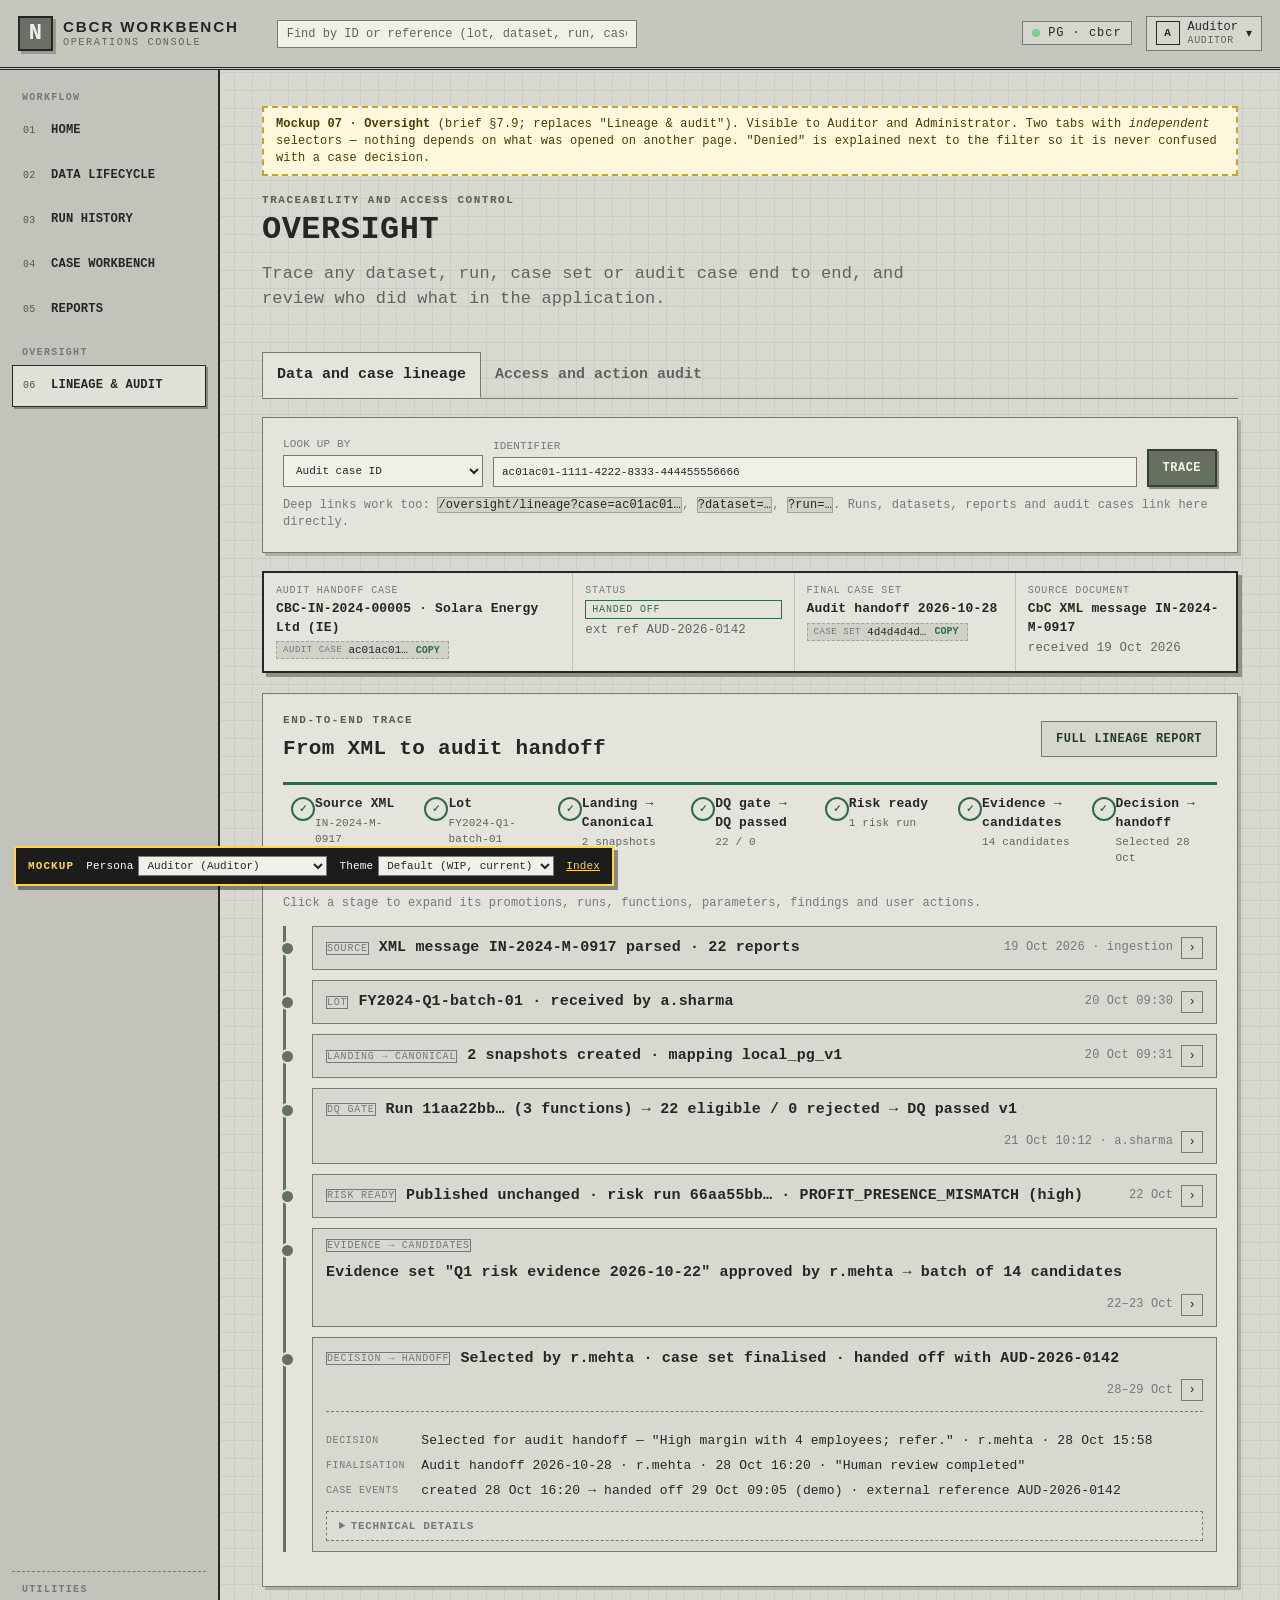
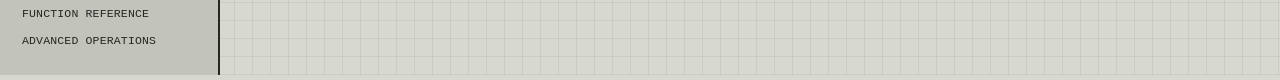
<file: platform/docs/ui-redesign/mockups/07-oversight.html>
<!doctype html>
<html lang="en">
<head>
  <meta charset="utf-8">
  <meta name="viewport" content="width=device-width,initial-scale=1">
  <title>Oversight · CbCR Workbench (mockup)</title>
  <link rel="stylesheet" href="base-niche.css">
  <link rel="stylesheet" href="base-wip.css">
  <link rel="stylesheet" href="base-reports.css">
  <link rel="stylesheet" href="redesign.css">
</head>
<body class="wip" data-page="oversight" data-default-persona="auditor">
  <header class="masthead" id="masthead"></header>
  <div class="layout">
    <aside class="sidebar" id="sidebar" aria-label="Application navigation"></aside>
    <main data-tabgroup>
      <div class="mock-note"><b>Mockup 07 · Oversight</b> (brief §7.9; replaces "Lineage &amp; audit"). Visible to Auditor and Administrator. Two tabs with <i>independent</i> selectors — nothing depends on what was opened on another page. "Denied" is explained next to the filter so it is never confused with a case decision.</div>

      <div class="title-row">
        <div><p class="kicker">Traceability and access control</p><h1>Oversight</h1><p class="lede">Trace any dataset, run, case set or audit case end to end, and review who did what in the application.</p></div>
      </div>

      <div class="workspace-tabs" role="tablist">
        <button class="active" data-tab="lineage" role="tab">Data and case lineage</button>
        <button data-tab="audit" role="tab">Access and action audit</button>
      </div>

      <!-- ===== Lineage ===== -->
      <section id="tab-lineage" class="workspace-tab active">
        <section class="panel">
          <div class="lookup">
            <label>Look up by<select><option>Audit case ID</option><option>Case set ID</option><option>Dataset ID</option><option>Lot ID / external reference</option><option>Run ID</option><option>Report ID</option><option>Entity ID</option></select></label>
            <label>Identifier<input value="ac01ac01-1111-4222-8333-444455556666"></label>
            <button class="command">TRACE</button>
          </div>
          <p class="muted" style="margin:10px 0 0;font-size:12px">Deep links work too: <code>/oversight/lineage?case=ac01ac01…</code>, <code>?dataset=…</code>, <code>?run=…</code>. Runs, datasets, reports and audit cases link here directly.</p>
        </section>

        <div class="dataset-banner" style="grid-template-columns:1.4fr 1fr 1fr 1fr">
          <div><span>Audit handoff case</span><strong>CBC-IN-2024-00005 · Solara Energy Ltd (IE)</strong><span data-ids="ac01ac01-1111-4222-8333-444455556666" data-kind="audit case"></span></div>
          <div><span>Status</span><strong><span class="status active">Handed off</span></strong><small class="muted">ext ref AUD-2026-0142</small></div>
          <div><span>Final case set</span><strong>Audit handoff 2026-10-28</strong><span data-ids="4d4d4d4d-5e5e-4f6f-8a7a-8b8b9c9c0d0d" data-kind="case set"></span></div>
          <div><span>Source document</span><strong>CbC XML message IN-2024-M-0917</strong><small class="muted">received 19 Oct 2026</small></div>
        </div>

        <section class="panel">
          <div class="panel-head"><div><p class="kicker">End-to-end trace</p><h2>From XML to audit handoff</h2></div><a class="secondary" href="06-reports.html#lineage">FULL LINEAGE REPORT</a></div>
          <div class="stepper" style="margin:0 0 14px">
            <div class="step done clickable" data-step="l1"><strong>Source XML</strong><small>IN-2024-M-0917</small></div>
            <div class="step done clickable" data-step="l2"><strong>Lot</strong><small>FY2024-Q1-batch-01</small></div>
            <div class="step done clickable" data-step="l3"><strong>Landing → Canonical</strong><small>2 snapshots</small></div>
            <div class="step done clickable" data-step="l4"><strong>DQ gate → DQ passed</strong><small>22 / 0</small></div>
            <div class="step done clickable" data-step="l5"><strong>Risk ready</strong><small>1 risk run</small></div>
            <div class="step done clickable" data-step="l6"><strong>Evidence → candidates</strong><small>14 candidates</small></div>
            <div class="step done clickable" data-step="l7"><strong>Decision → handoff</strong><small>Selected 28 Oct</small></div>
          </div>
          <p class="muted" style="margin:0 0 10px;font-size:12px">Click a stage to expand its promotions, runs, functions, parameters, findings and user actions.</p>
          <div class="timeline">
            <div class="tl-item"><div class="tl-head"><span class="zone">Source</span><strong>XML message IN-2024-M-0917 parsed · 22 reports</strong><div class="right">19 Oct 2026 · ingestion<button class="chevron" data-toggle="next">›</button></div></div><div class="tl-body" hidden><dl class="kv"><dt>Message ref</dt><dd>IN-2024-M-0917</dd><dt>Preserved XML</dt><dd>cbcr_staging.xml_document #4471 (immutable)</dd><dt>Report</dt><dd>CBC-IN-2024-00005 · reporting entity Solara Group Holdings Ltd · period end 2024-03-31</dd></dl></div></div>
            <div class="tl-item"><div class="tl-head"><span class="zone">Lot</span><strong>FY2024-Q1-batch-01 · received by a.sharma</strong><div class="right">20 Oct 09:30<button class="chevron" data-toggle="next">›</button></div></div><div class="tl-body" hidden><dl class="kv"><dt>Lot</dt><dd><span data-ids="5a5a5a5a-6b6b-4c7c-8d8d-9e9e0f0f1a1a" data-kind="lot"></span></dd><dt>Profile</dt><dd>combined_enrichment</dd><dt>Note</dt><dd>"Q1 reports, full set"</dd></dl></div></div>
            <div class="tl-item"><div class="tl-head"><span class="zone">Landing → Canonical</span><strong>2 snapshots created · mapping local_pg_v1</strong><div class="right">20 Oct 09:31<button class="chevron" data-toggle="next">›</button></div></div><div class="tl-body" hidden><dl class="kv"><dt>Landing</dt><dd><span data-ids="6f6f6f6f-0a1b-4c2d-8e3f-4a5b6c7d8e9f" data-kind="dataset"></span> v1</dd><dt>Canonical</dt><dd><span data-ids="7a7a7a7a-1b2c-4d3e-9f40-5b6c7d8e9f0a" data-kind="dataset"></span> v1</dd></dl></div></div>
            <div class="tl-item zone-dq_passed"><div class="tl-head"><span class="zone">DQ gate</span><strong>Run 11aa22bb… (3 functions) → 22 eligible / 0 rejected → DQ passed v1</strong><div class="right">21 Oct 10:12 · a.sharma<button class="chevron" data-toggle="next">›</button></div></div><div class="tl-body" hidden><p>Findings on this report: 1 warning (RPT_SHARE_ABOVE_THRESHOLD, not blocking).</p><a class="text-button" href="04-runs.html">OPEN RUN →</a></div></div>
            <div class="tl-item zone-risk_ready"><div class="tl-head"><span class="zone">Risk ready</span><strong>Published unchanged · risk run 66aa55bb… · PROFIT_PRESENCE_MISMATCH (high)</strong><div class="right">22 Oct<button class="chevron" data-toggle="next">›</button></div></div><div class="tl-body" hidden><dl class="kv"><dt>Function</dt><dd>analyze_profit_presence_mismatch v1 · employee_floor 10 · profit_margin_cap 0.35</dd><dt>Evidence</dt><dd>profit before tax 142m · employees 4 · margin 0.91</dd></dl></div></div>
            <div class="tl-item decision"><div class="tl-head"><span class="zone">Evidence → candidates</span><strong>Evidence set "Q1 risk evidence 2026-10-22" approved by r.mehta → batch of 14 candidates</strong><div class="right">22–23 Oct<button class="chevron" data-toggle="next">›</button></div></div><div class="tl-body" hidden><dl class="kv"><dt>Approval rationale</dt><dd>Both screens complete; approved for candidate generation.</dd><dt>Candidate</dt><dd>score 0.90 · reason PROFIT_PRESENCE_MISMATCH</dd></dl></div></div>
            <div class="tl-item decision"><div class="tl-head"><span class="zone">Decision → handoff</span><strong>Selected by r.mehta · case set finalised · handed off with AUD-2026-0142</strong><div class="right">28–29 Oct<button class="chevron" data-toggle="next">›</button></div></div><div class="tl-body"><dl class="kv"><dt>Decision</dt><dd>Selected for audit handoff — "High margin with 4 employees; refer." · r.mehta · 28 Oct 15:58</dd><dt>Finalisation</dt><dd>Audit handoff 2026-10-28 · r.mehta · 28 Oct 16:20 · "Human review completed"</dd><dt>Case events</dt><dd>created 28 Oct 16:20 → handed off 29 Oct 09:05 (demo) · external reference AUD-2026-0142</dd></dl><details class="tech-details"><summary>Technical details</summary><pre>{"decision_history":[{"decision":"selected","by":"r.mehta","at":"2026-10-28T15:58:11Z"}],"audit_case_events":[{"status":"created","at":"2026-10-28T16:20:04Z"},{"status":"handed_off","at":"2026-10-29T09:05:40Z","external_reference":"AUD-2026-0142"}]}</pre></details></div></div>
          </div>
        </section>
      </section>

      <!-- ===== Access and action audit ===== -->
      <section id="tab-audit" class="workspace-tab">
        <section class="panel filter-bar" aria-label="Audit filters">
          <label>Period<select><option>Last 7 days</option><option>Today</option><option>Last 30 days</option><option>Custom…</option></select></label>
          <label>Actor<input placeholder="user id"></label>
          <label>Role<select><option>Any</option><option>platform_admin</option><option>dq_analyst</option><option>risk_analyst</option><option>case_manager</option><option>auditor</option></select></label>
          <label>Action<select><option>Any</option><option>run_function</option><option>promote_dataset</option><option>approve_risk_result_set</option><option>record_decision</option><option>finalize_batch</option><option>view_audit</option><option>manage_sources</option></select></label>
          <label>Outcome <span class="help" title="Allowed = the application permitted the attempted action. Denied = the application refused the attempt under access control. This is NOT a case-selection decision.">i</span><div class="segmented"><button type="button" class="active">All</button><button type="button">Allowed</button><button type="button">Denied</button></div></label>
          <label>Target type<select><option>Any</option><option>dataset</option><option>run</option><option>risk_result_set</option><option>selection_batch</option><option>case_set</option><option>source</option><option>user</option></select></label>
          <label class="grow">Target reference<input placeholder="Paste any ID"></label>
          <div class="actions"><button class="secondary" data-toast="Exporting audit events (CSV) for the current filters.">EXPORT CSV</button><button class="command">APPLY</button></div>
          <div class="decision-legend"><span><span class="status allowed">Allowed</span> the action was permitted and executed</span><span><span class="status denied">Denied</span> the action was refused by access control — not a case outcome</span><span class="chip url">URL: /oversight/audit?period=7d</span></div>
        </section>
        <div class="table-wrap"><table class="data-table">
          <thead><tr><th class="w-status">Outcome</th><th class="sort desc nowrap">Time</th><th>Actor · role</th><th>Action</th><th>Target</th><th>Stage / purpose</th><th>Request</th></tr></thead>
          <tbody>
            <tr><td><span class="status allowed">Allowed</span></td><td class="nowrap">Today 15:58:02</td><td>a.sharma · dq_analyst</td><td>run_function</td><td>dataset <span data-ids="d0f3a9b2-7e6c-4c1d-b8a5-2f4e9d1c0b77" data-kind="dataset"></span></td><td>dq_passed · data_quality</td><td><code>req-7f3a</code></td></tr>
            <tr><td><span class="status denied">Denied</span></td><td class="nowrap">Today 15:52:40</td><td>a.sharma · dq_analyst</td><td>approve_risk_result_set</td><td>risk_result_set <span data-ids="a5a5a5a5-6b6b-4c7c-8d8d-9e9e0f0f1a1a" data-kind="evidence set"></span></td><td>risk_ready · case_review</td><td><code>req-7f21</code></td></tr>
            <tr><td><span class="status allowed">Allowed</span></td><td class="nowrap">Today 15:41:03</td><td>a.sharma · dq_analyst</td><td>run_function</td><td>dataset <span data-ids="5f607182-93a4-4b5c-d6e7-f8091a2b3c4d" data-kind="dataset"></span></td><td>canonical · data_quality</td><td><code>req-7e90</code></td></tr>
            <tr><td><span class="status allowed">Allowed</span></td><td class="nowrap">Today 11:02:17</td><td>a.sharma · dq_analyst</td><td>promote_dataset</td><td>dataset <span data-ids="294835a6-0c7d-4e8f-a1b2-c3d4e5f60718" data-kind="dataset"></span> → dq_passed</td><td>canonical → dq_passed</td><td><code>req-7c15</code></td></tr>
            <tr><td><span class="status denied">Denied</span></td><td class="nowrap">Yesterday 18:44:51</td><td>r.mehta · case_manager</td><td>manage_sources</td><td>source local_cbcr_postgresql</td><td>—</td><td><code>req-6b02</code></td></tr>
            <tr><td><span class="status allowed">Allowed</span></td><td class="nowrap">Yesterday 18:40:12</td><td>r.mehta · case_manager</td><td>record_decision</td><td>candidate <span data-ids="cc11cc11-2222-4333-8444-555566667777" data-kind="candidate"></span></td><td>risk_ready · case_review</td><td><code>req-6a77</code></td></tr>
            <tr><td><span class="status allowed">Allowed</span></td><td class="nowrap">5 Nov 09:10:33</td><td>r.mehta · case_manager</td><td>approve_risk_result_set</td><td>risk_result_set <span data-ids="a5a5a5a5-6b6b-4c7c-8d8d-9e9e0f0f1a1a" data-kind="evidence set"></span></td><td>risk_ready · case_review</td><td><code>req-5d19</code></td></tr>
            <tr><td><span class="status allowed">Allowed</span></td><td class="nowrap">5 Nov 08:30:05</td><td>auditor · auditor</td><td>view_audit</td><td>audit log</td><td>—</td><td><code>req-5c01</code></td></tr>
          </tbody></table></div>
        <div class="pager"><span>Showing 1–8 of 126 events · newest first · read-only</span><div class="pages"><button class="active">1</button><button>2</button><button>3</button><button>…</button><button>16</button></div></div>
      </section>
    </main>
  </div>
  <div id="toast" role="status" aria-live="polite"></div>
  <script src="mock.js"></script>
</body>
</html>
</file>
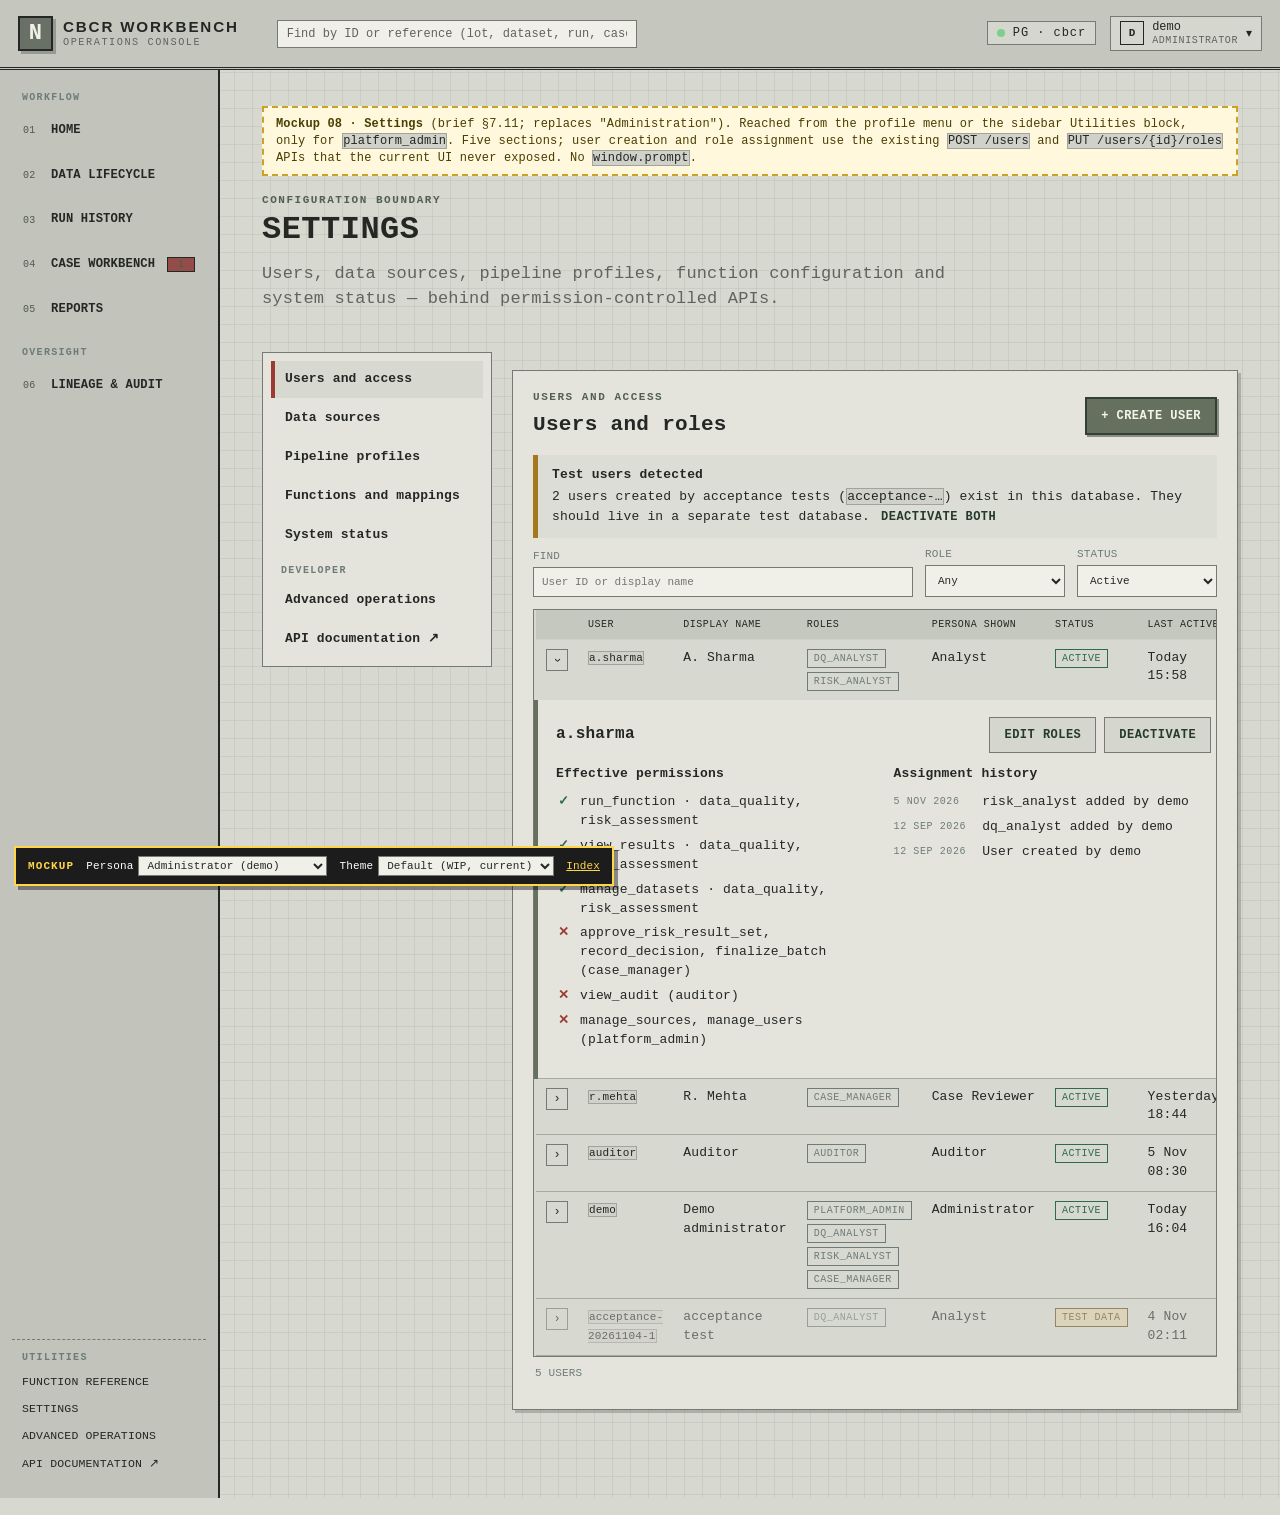
<file: platform/docs/ui-redesign/mockups/08-settings.html>
<!doctype html>
<html lang="en">
<head>
  <meta charset="utf-8">
  <meta name="viewport" content="width=device-width,initial-scale=1">
  <title>Settings · CbCR Workbench (mockup)</title>
  <link rel="stylesheet" href="base-niche.css">
  <link rel="stylesheet" href="base-wip.css">
  <link rel="stylesheet" href="base-reports.css">
  <link rel="stylesheet" href="redesign.css">
</head>
<body class="wip" data-page="settings" data-default-persona="admin">
  <header class="masthead" id="masthead"></header>
  <div class="layout">
    <aside class="sidebar" id="sidebar" aria-label="Application navigation"></aside>
    <main>
      <div class="mock-note"><b>Mockup 08 · Settings</b> (brief §7.11; replaces "Administration"). Reached from the profile menu or the sidebar Utilities block, only for <code>platform_admin</code>. Five sections; user creation and role assignment use the existing <code>POST /users</code> and <code>PUT /users/{id}/roles</code> APIs that the current UI never exposed. No <code>window.prompt</code>.</div>

      <div class="title-row">
        <div><p class="kicker">Configuration boundary</p><h1>Settings</h1><p class="lede">Users, data sources, pipeline profiles, function configuration and system status — behind permission-controlled APIs.</p></div>
      </div>

      <div class="settings-layout">
        <nav class="sub-nav" aria-label="Settings sections">
          <a href="#users" data-section="users" class="active">Users and access</a>
          <a href="#sources" data-section="sources">Data sources</a>
          <a href="#profiles" data-section="profiles">Pipeline profiles</a>
          <a href="#functions" data-section="functions">Functions and mappings</a>
          <a href="#system" data-section="system">System status</a>
          <div class="nav-section">Developer</div>
          <a href="#advanced">Advanced operations</a>
          <a href="#swagger">API documentation ↗</a>
        </nav>

        <div>
          <!-- Users -->
          <section class="settings-section active" id="users">
            <section class="panel">
              <div class="panel-head"><div><p class="kicker">Users and access</p><h2>Users and roles</h2></div><button class="command" data-dialog="userDialog">+ CREATE USER</button></div>
              <div class="callout warn"><strong>Test users detected</strong>2 users created by acceptance tests (<code>acceptance-…</code>) exist in this database. They should live in a separate test database. <button class="text-button" data-toast="Deactivated 2 acceptance-test users.">DEACTIVATE BOTH</button></div>
              <div class="filter-bar" style="margin-bottom:12px"><label class="grow">Find<input placeholder="User ID or display name"></label><label>Role<select><option>Any</option><option>platform_admin</option><option>dq_analyst</option><option>risk_analyst</option><option>case_manager</option><option>auditor</option></select></label><label>Status<select><option>Active</option><option>Inactive</option><option>All</option></select></label></div>
              <div class="table-wrap"><table class="data-table">
                <thead><tr><th></th><th>User</th><th>Display name</th><th>Roles</th><th>Persona shown</th><th>Status</th><th>Last active</th></tr></thead>
                <tbody>
                  <tr class="summary open"><td><button class="chevron">›</button></td><td><code>a.sharma</code></td><td>A. Sharma</td><td><div class="role-pills"><span class="status">dq_analyst</span><span class="status">risk_analyst</span></div></td><td>Analyst</td><td><span class="status active">Active</span></td><td>Today 15:58</td></tr>
                  <tr class="row-detail"><td colspan="7">
                    <div class="detail-head"><h3>a.sharma</h3><div class="row-actions"><button class="secondary" data-dialog="rolesDialog">EDIT ROLES</button><button class="secondary" data-toast="User deactivated. Existing records keep their attribution.">DEACTIVATE</button></div></div>
                    <div class="info-grid">
                      <div><h4 style="margin:0 0 6px">Effective permissions</h4><ul class="checklist"><li class="ok">run_function · data_quality, risk_assessment</li><li class="ok">view_results · data_quality, risk_assessment</li><li class="ok">manage_datasets · data_quality, risk_assessment</li><li class="bad">approve_risk_result_set, record_decision, finalize_batch (case_manager)</li><li class="bad">view_audit (auditor)</li><li class="bad">manage_sources, manage_users (platform_admin)</li></ul></div>
                      <div><h4 style="margin:0 0 6px">Assignment history</h4><dl class="kv"><dt>5 Nov 2026</dt><dd>risk_analyst added by demo</dd><dt>12 Sep 2026</dt><dd>dq_analyst added by demo</dd><dt>12 Sep 2026</dt><dd>User created by demo</dd></dl></div>
                    </div>
                  </td></tr>
                  <tr class="summary"><td><button class="chevron">›</button></td><td><code>r.mehta</code></td><td>R. Mehta</td><td><div class="role-pills"><span class="status">case_manager</span></div></td><td>Case Reviewer</td><td><span class="status active">Active</span></td><td>Yesterday 18:44</td></tr>
                  <tr class="row-detail" hidden><td colspan="7"></td></tr>
                  <tr class="summary"><td><button class="chevron">›</button></td><td><code>auditor</code></td><td>Auditor</td><td><div class="role-pills"><span class="status">auditor</span></div></td><td>Auditor</td><td><span class="status active">Active</span></td><td>5 Nov 08:30</td></tr>
                  <tr class="row-detail" hidden><td colspan="7"></td></tr>
                  <tr class="summary"><td><button class="chevron">›</button></td><td><code>demo</code></td><td>Demo administrator</td><td><div class="role-pills"><span class="status">platform_admin</span><span class="status">dq_analyst</span><span class="status">risk_analyst</span><span class="status">case_manager</span></div></td><td>Administrator</td><td><span class="status active">Active</span></td><td>Today 16:04</td></tr>
                  <tr class="row-detail" hidden><td colspan="7"></td></tr>
                  <tr class="summary" style="opacity:.6"><td><button class="chevron">›</button></td><td><code>acceptance-20261104-1</code></td><td>acceptance test</td><td><div class="role-pills"><span class="status">dq_analyst</span></div></td><td>Analyst</td><td><span class="status warning">Test data</span></td><td>4 Nov 02:11</td></tr>
                  <tr class="row-detail" hidden><td colspan="7"></td></tr>
                </tbody></table></div>
              <div class="pager"><span>5 users</span></div>
            </section>
          </section>

          <!-- Sources -->
          <section class="settings-section" id="sources">
            <section class="panel">
              <div class="panel-head"><div><p class="kicker">Data sources</p><h2>Connected sources</h2></div></div>
              <div class="table-wrap"><table class="data-table"><thead><tr><th>Source</th><th>Adapter</th><th>Endpoint reference</th><th>Secret</th><th>Last successful access</th><th>Status</th><th></th></tr></thead><tbody>
                <tr><td><strong>Local CbCR PostgreSQL</strong><br><code>local_cbcr_postgresql</code></td><td><span class="status">postgresql_view</span></td><td><code>postgresql://cbcr_ro@db-internal:5432/cbcr_source</code></td><td><code>env:CBCR_SOURCE_PASSWORD</code> <span class="muted">(never displayed)</span></td><td>Today 15:41</td><td><span class="status active">Enabled</span></td><td><button class="secondary" data-dialog="sourceDialog">EDIT</button> <button class="secondary" data-toast="Connection test succeeded in 212 ms.">TEST</button></td></tr>
                <tr><td><strong>Fixture alpha</strong><br><code>fixture_alpha</code></td><td><span class="status">fixture</span></td><td><code>fixtures/schema_alpha.json</code></td><td>—</td><td>21 Aug 2026</td><td><span class="status">Disabled</span></td><td><button class="secondary" data-toast="Source enabled.">ENABLE</button></td></tr>
              </tbody></table></div>
            </section>
          </section>

          <!-- Profiles -->
          <section class="settings-section" id="profiles">
            <section class="panel">
              <div class="panel-head"><div><p class="kicker">Pipeline profiles</p><h2>Routes and storage bindings</h2></div></div>
              <p class="muted" style="margin-top:0">Changes create a new version; existing lots keep the version they were created with.</p>
              <div class="profile-list">
                <article class="profile-row"><strong>Ideal separated data zones</strong><code>ideal_separated · v2 · active · default</code><span class="profile-route">landing → canonical → dq_passed → enriched → risk_ready</span><button class="secondary" data-toast="Validation passed: every zone has a storage binding.">VALIDATE</button><button class="secondary">NEW VERSION</button></article>
                <article class="profile-row"><strong>DQ-passed and enrichment combined</strong><code>combined_enrichment · v1 · active</code><span class="profile-route">landing → canonical → dq_passed → risk_ready</span><button class="secondary">VALIDATE</button><button class="secondary">NEW VERSION</button></article>
                <article class="profile-row"><strong>Trusted source with upstream DQ evidence</strong><code>trusted_prevalidated · v1 · inactive</code><span class="profile-route">landing → canonical → enriched → risk_ready</span><button class="secondary">ACTIVATE</button></article>
              </div>
            </section>
          </section>

          <!-- Functions -->
          <section class="settings-section" id="functions">
            <section class="panel">
              <div class="panel-head"><div><p class="kicker">Functions and mappings</p><h2>Function configuration</h2></div><a class="secondary" href="09-function-reference.html">OPEN READ-ONLY REFERENCE</a></div>
              <div class="filter-bar" style="margin-bottom:12px"><label class="grow">Find<input placeholder="Name or code"></label><label>Stage<select><option>Any</option><option>01</option><option>02</option><option>03</option><option>04</option><option>05</option><option>06</option><option>07</option></select></label><label>Purpose<select><option>Any</option><option>data_quality</option><option>risk_assessment</option><option>case_review</option></select></label><label>Lifecycle<select><option>Active</option><option>Draft</option><option>Retired</option><option>All</option></select></label></div>
              <div class="table-wrap"><table class="data-table"><thead><tr><th>Function</th><th>Stage</th><th>Purpose</th><th>Version</th><th>Lifecycle</th><th>Parameters</th><th></th></tr></thead><tbody>
                <tr><td><strong>Check completeness</strong><br><code>check_completeness</code></td><td>04</td><td>data_quality</td><td>v1</td><td><span class="status active">Active</span></td><td>required_fields</td><td><button class="secondary">SCHEMA</button> <button class="secondary">NEW VERSION</button></td></tr>
                <tr><td><strong>Score risk components</strong><br><code>score_risk_components</code></td><td>06</td><td>risk_assessment</td><td>v2</td><td><span class="status active">Active</span></td><td>weights, score_floor</td><td><button class="secondary">SCHEMA</button> <button class="secondary">RETIRE</button></td></tr>
                <tr><td><strong>Score risk components</strong><br><code>score_risk_components</code></td><td>06</td><td>risk_assessment</td><td>v3</td><td><span class="status pending">Draft</span></td><td>weights, score_floor, jurisdiction_overrides</td><td><button class="secondary">SCHEMA</button> <button class="command" data-toast="v3 activated; v2 retired. Runs already queued keep v2.">ACTIVATE</button></td></tr>
                <tr><td colspan="7" class="muted">… 14 more functions · mappings (alpha_v1, beta_v1, local_pg_v1) and the canonical data dictionary are listed below this table</td></tr>
              </tbody></table></div>
            </section>
          </section>

          <!-- System -->
          <section class="settings-section" id="system">
            <section class="panel">
              <div class="panel-head"><div><p class="kicker">System status</p><h2>Backend and workers</h2></div><span class="status-dot" style="color:var(--ink);border-color:var(--line)">Nominal</span></div>
              <div class="health-panel" style="margin:0 0 14px"><div class="health-cell"><span>Backend</span><strong>postgresql</strong></div><div class="health-cell"><span>Database</span><strong>cbcr · 18.1 GB</strong></div><div class="health-cell"><span>Application user</span><strong>cbcr_app</strong></div><div class="health-cell"><span>Async workers</span><strong>2 active · queue depth 1</strong></div></div>
              <dl class="kv"><dt>Migrations</dt><dd>0009_audit_indexes applied 2 Nov 2026 · no pending migrations</dd><dt>Oldest queued run</dt><dd>6a7b8c9d… · 3 min</dd><dt>Failed runs (24 h)</dt><dd>1 · <a href="04-runs.html?status=failed&scope=all">view</a></dd><dt>Swagger</dt><dd><a href="#swagger">/docs</a></dd></dl>
            </section>
          </section>
        </div>
      </div>
    </main>
  </div>

  <dialog id="userDialog">
    <form method="dialog">
      <div class="dialog-head"><div><p class="kicker">Users and access</p><h2>Create user</h2></div><button value="cancel" class="icon-button" aria-label="Close">×</button></div>
      <div class="inline-fields"><label>User ID<input placeholder="e.g. p.iyer"></label><label>Display name<input placeholder="P. Iyer"></label></div>
      <div class="field"><span>Roles (one or more)</span><div class="radio-stack"><label><input type="checkbox"><span>dq_analyst<small>Run DQ functions, see DQ results, manage DQ datasets</small></span></label><label><input type="checkbox"><span>risk_analyst<small>Run risk functions, see risk results, manage risk datasets</small></span></label><label><input type="checkbox"><span>case_manager<small>Approve evidence sets, record decisions, finalise case sets</small></span></label><label><input type="checkbox"><span>auditor<small>Read-only oversight: lineage and access/action audit</small></span></label><label><input type="checkbox"><span>platform_admin<small>Users, sources, profiles, function configuration</small></span></label></div></div>
      <div class="dialog-actions"><button value="cancel" class="secondary">CANCEL</button><button class="command" data-toast="User created. They can sign in with the organisation identity provider.">CREATE USER</button></div>
    </form>
  </dialog>
  <dialog id="rolesDialog">
    <form method="dialog">
      <div class="dialog-head"><div><p class="kicker">a.sharma</p><h2>Edit roles</h2></div><button value="cancel" class="icon-button" aria-label="Close">×</button></div>
      <div class="radio-stack"><label class="selected"><input type="checkbox" checked><span>dq_analyst</span></label><label class="selected"><input type="checkbox" checked><span>risk_analyst</span></label><label><input type="checkbox"><span>case_manager</span></label><label><input type="checkbox"><span>auditor</span></label><label><input type="checkbox"><span>platform_admin</span></label></div>
      <label>Reason (recorded in assignment history)<input placeholder="Optional"></label>
      <div class="dialog-actions"><button value="cancel" class="secondary">CANCEL</button><button class="command" data-toast="Roles saved.">SAVE ROLES</button></div>
    </form>
  </dialog>
  <dialog id="sourceDialog">
    <form method="dialog">
      <div class="dialog-head"><div><p class="kicker">Data sources</p><h2>Edit Local CbCR PostgreSQL</h2></div><button value="cancel" class="icon-button" aria-label="Close">×</button></div>
      <label>Endpoint reference<input value="postgresql://cbcr_ro@db-internal:5432/cbcr_source"></label>
      <label>Secret reference <span class="help" title="Name of the environment secret holding the password. The password itself is never shown or stored here.">i</span><input value="CBCR_SOURCE_PASSWORD"></label>
      <div class="callout" style="margin:0"><strong>Test before saving</strong>Saving a failing endpoint blocks new intake lots from this source.</div>
      <div class="dialog-actions"><button value="cancel" class="secondary">CANCEL</button><button class="secondary" data-toast="Connection test succeeded in 212 ms.">TEST CONNECTION</button><button class="command" data-toast="Source connection updated.">SAVE</button></div>
    </form>
  </dialog>

  <div id="toast" role="status" aria-live="polite"></div>
  <script src="mock.js"></script>
</body>
</html>
</file>
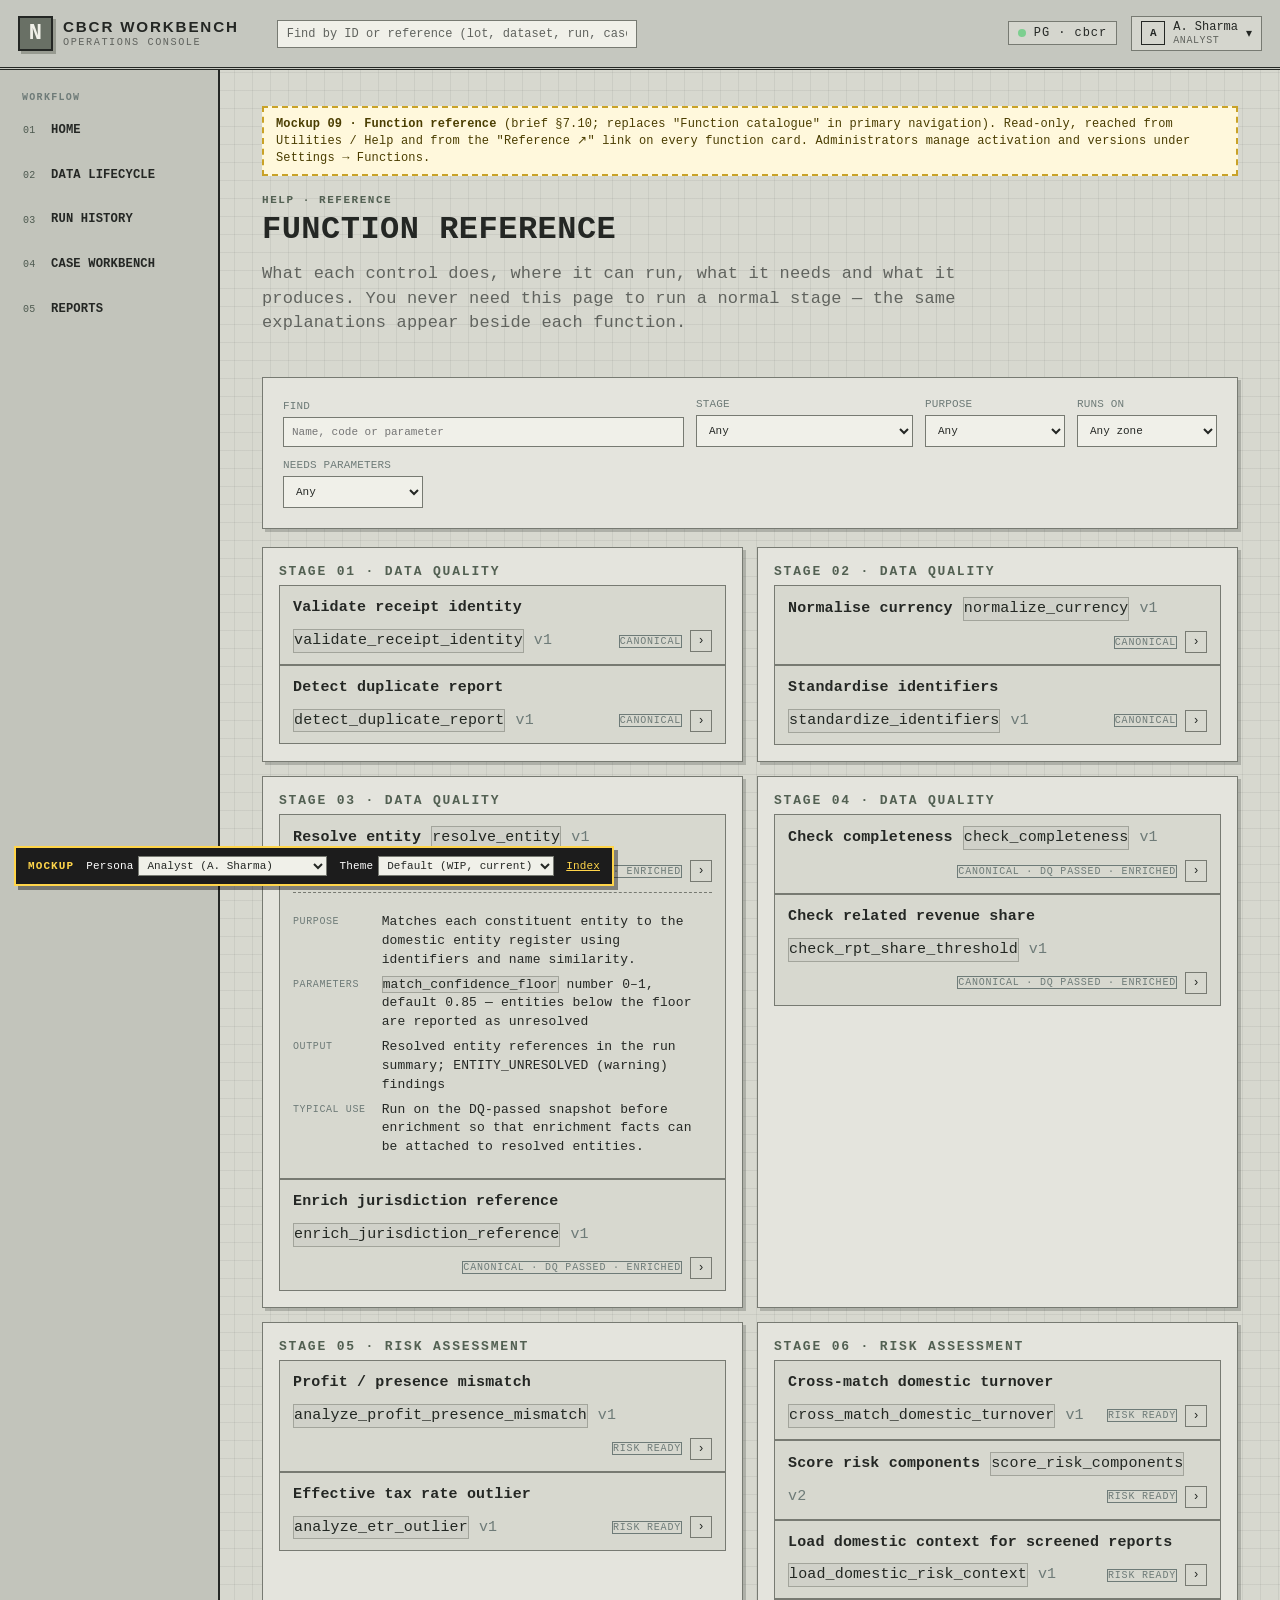
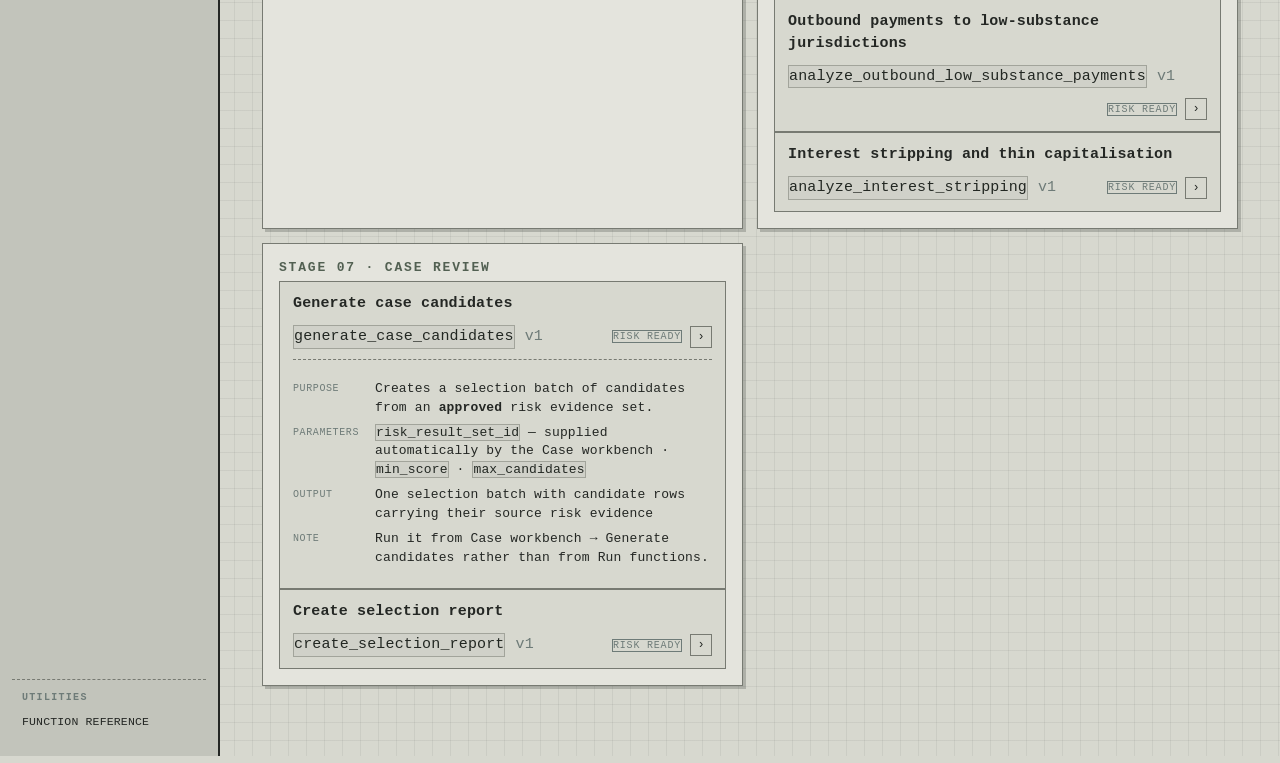
<file: platform/docs/ui-redesign/mockups/09-function-reference.html>
<!doctype html>
<html lang="en">
<head>
  <meta charset="utf-8">
  <meta name="viewport" content="width=device-width,initial-scale=1">
  <title>Function reference · CbCR Workbench (mockup)</title>
  <link rel="stylesheet" href="base-niche.css">
  <link rel="stylesheet" href="base-wip.css">
  <link rel="stylesheet" href="base-reports.css">
  <link rel="stylesheet" href="redesign.css">
</head>
<body class="wip" data-page="reference" data-default-persona="analyst">
  <header class="masthead" id="masthead"></header>
  <div class="layout">
    <aside class="sidebar" id="sidebar" aria-label="Application navigation"></aside>
    <main>
      <div class="mock-note"><b>Mockup 09 · Function reference</b> (brief §7.10; replaces "Function catalogue" in primary navigation). Read-only, reached from Utilities / Help and from the "Reference ↗" link on every function card. Administrators manage activation and versions under Settings → Functions.</div>

      <div class="title-row">
        <div><p class="kicker">Help · reference</p><h1>Function reference</h1><p class="lede">What each control does, where it can run, what it needs and what it produces. You never need this page to run a normal stage — the same explanations appear beside each function.</p></div>
        <a class="secondary" href="08-settings.html#functions" data-roles="platform_admin">MANAGE CONFIGURATION</a>
      </div>

      <section class="panel filter-bar">
        <label class="grow">Find<input placeholder="Name, code or parameter"></label>
        <label>Stage<select><option>Any</option><option>01 · Receipt identity</option><option>02 · Normalisation</option><option>03 · Resolution / reference</option><option>04 · Checks</option><option>05 · Risk screens</option><option>06 · Risk scoring</option><option>07 · Case review</option></select></label>
        <label>Purpose<select><option>Any</option><option>Data quality</option><option>Risk assessment</option><option>Case review</option></select></label>
        <label>Runs on<select><option>Any zone</option><option>Canonical</option><option>DQ passed</option><option>Enriched</option><option>Risk ready</option></select></label>
        <label>Needs parameters<select><option>Any</option><option>Yes</option><option>No</option></select></label>
      </section>

      <div class="catalogue-grid">
        <section class="catalogue-card"><p class="kicker">Stage 01 · Data quality</p>
          <article class="run-card" id="validate_receipt_identity"><div class="top"><strong>Validate receipt identity</strong><code>validate_receipt_identity</code> <span class="muted">v1</span><div class="right"><span class="zone">Canonical</span><button class="chevron" data-toggle="next">›</button></div></div><div class="body" hidden><dl class="kv"><dt>Purpose</dt><dd>Checks that each canonical report carries a valid receipt business identity (message reference, reporting entity, period).</dd><dt>Inputs</dt><dd>Canonical report headers · no parameters</dd><dt>Output</dt><dd>Findings with code RECEIPT_IDENTITY_INVALID (error)</dd><dt>Example</dt><dd>A report whose reporting entity ID is blank is flagged and will be rejected at a DQ gate blocking on errors.</dd></dl></div></article>
          <article class="run-card" id="detect_duplicate_report"><div class="top"><strong>Detect duplicate report</strong><code>detect_duplicate_report</code> <span class="muted">v1</span><div class="right"><span class="zone">Canonical</span><button class="chevron" data-toggle="next">›</button></div></div><div class="body" hidden><dl class="kv"><dt>Purpose</dt><dd>Finds reports sharing the same canonical business key.</dd><dt>Output</dt><dd>DUPLICATE_BUSINESS_KEY (error) on each duplicate</dd></dl></div></article>
        </section>
        <section class="catalogue-card"><p class="kicker">Stage 02 · Data quality</p>
          <article class="run-card" id="normalize_currency"><div class="top"><strong>Normalise currency</strong><code>normalize_currency</code> <span class="muted">v1</span><div class="right"><span class="zone">Canonical</span><button class="chevron" data-toggle="next">›</button></div></div><div class="body" hidden><dl class="kv"><dt>Parameters</dt><dd><code>target_currency</code> string, default EUR</dd><dt>Output</dt><dd>Normalisation plan recorded in the run summary; findings for unknown currencies</dd></dl></div></article>
          <article class="run-card" id="standardize_identifiers"><div class="top"><strong>Standardise identifiers</strong><code>standardize_identifiers</code> <span class="muted">v1</span><div class="right"><span class="zone">Canonical</span><button class="chevron" data-toggle="next">›</button></div></div><div class="body" hidden><dl class="kv"><dt>Output</dt><dd>Findings for identifiers that cannot be standardised</dd></dl></div></article>
        </section>
        <section class="catalogue-card"><p class="kicker">Stage 03 · Data quality</p>
          <article class="run-card" id="resolve_entity"><div class="top"><strong>Resolve entity</strong><code>resolve_entity</code> <span class="muted">v1</span><div class="right"><span class="zone">Canonical · DQ passed · Enriched</span><button class="chevron" data-toggle="next">›</button></div></div><div class="body"><dl class="kv"><dt>Purpose</dt><dd>Matches each constituent entity to the domestic entity register using identifiers and name similarity.</dd><dt>Parameters</dt><dd><code>match_confidence_floor</code> number 0–1, default 0.85 — entities below the floor are reported as unresolved</dd><dt>Output</dt><dd>Resolved entity references in the run summary; ENTITY_UNRESOLVED (warning) findings</dd><dt>Typical use</dt><dd>Run on the DQ-passed snapshot before enrichment so that enrichment facts can be attached to resolved entities.</dd></dl></div></article>
          <article class="run-card" id="enrich_jurisdiction_reference"><div class="top"><strong>Enrich jurisdiction reference</strong><code>enrich_jurisdiction_reference</code> <span class="muted">v1</span><div class="right"><span class="zone">Canonical · DQ passed · Enriched</span><button class="chevron" data-toggle="next">›</button></div></div><div class="body" hidden><dl class="kv"><dt>Output</dt><dd>Jurisdiction reference attributes; JURISDICTION_UNKNOWN (warning) for unknown codes</dd></dl></div></article>
        </section>
        <section class="catalogue-card"><p class="kicker">Stage 04 · Data quality</p>
          <article class="run-card" id="check_completeness"><div class="top"><strong>Check completeness</strong><code>check_completeness</code> <span class="muted">v1</span><div class="right"><span class="zone">Canonical · DQ passed · Enriched</span><button class="chevron" data-toggle="next">›</button></div></div><div class="body" hidden><dl class="kv"><dt>Parameters</dt><dd><code>required_fields</code> list, default revenue_unrelated, revenue_related, profit_before_tax, tax_paid, employees</dd><dt>Output</dt><dd>COMPLETENESS_MISSING_&lt;FIELD&gt; (error) per report</dd></dl></div></article>
          <article class="run-card" id="check_rpt_share_threshold"><div class="top"><strong>Check related revenue share</strong><code>check_rpt_share_threshold</code> <span class="muted">v1</span><div class="right"><span class="zone">Canonical · DQ passed · Enriched</span><button class="chevron" data-toggle="next">›</button></div></div><div class="body" hidden><dl class="kv"><dt>Parameters</dt><dd><code>threshold</code> share 0–1, default 0.5</dd><dt>Output</dt><dd>RPT_SHARE_ABOVE_THRESHOLD (warning) per entity</dd></dl></div></article>
        </section>
        <section class="catalogue-card"><p class="kicker">Stage 05 · Risk assessment</p>
          <article class="run-card" id="analyze_profit_presence_mismatch"><div class="top"><strong>Profit / presence mismatch</strong><code>analyze_profit_presence_mismatch</code> <span class="muted">v1</span><div class="right"><span class="zone">Risk ready</span><button class="chevron" data-toggle="next">›</button></div></div><div class="body" hidden><dl class="kv"><dt>Purpose</dt><dd>Screens for entities reporting high profit with little economic presence (employees, tangible assets).</dd><dt>Parameters</dt><dd><code>employee_floor</code> default 10 · <code>profit_margin_cap</code> default 0.35</dd><dt>Output</dt><dd>Risk results PROFIT_PRESENCE_MISMATCH with severity and score</dd></dl></div></article>
          <article class="run-card" id="analyze_etr_outlier"><div class="top"><strong>Effective tax rate outlier</strong><code>analyze_etr_outlier</code> <span class="muted">v1</span><div class="right"><span class="zone">Risk ready</span><button class="chevron" data-toggle="next">›</button></div></div><div class="body" hidden><dl class="kv"><dt>Parameters</dt><dd><code>etr_floor</code> default 0.05</dd><dt>Output</dt><dd>ETR_OUTLIER_LOW risk results</dd></dl></div></article>
        </section>
        <section class="catalogue-card"><p class="kicker">Stage 06 · Risk assessment</p>
          <article class="run-card" id="cross_match_domestic_turnover"><div class="top"><strong>Cross-match domestic turnover</strong><code>cross_match_domestic_turnover</code> <span class="muted">v1</span><div class="right"><span class="zone">Risk ready</span><button class="chevron" data-toggle="next">›</button></div></div><div class="body" hidden><dl class="kv"><dt>Purpose</dt><dd>Compares CbCR revenue for domestic entities with domestic turnover data.</dd></dl></div></article>
          <article class="run-card" id="score_risk_components"><div class="top"><strong>Score risk components</strong><code>score_risk_components</code> <span class="muted">v2</span><div class="right"><span class="zone">Risk ready</span><button class="chevron" data-toggle="next">›</button></div></div><div class="body" hidden><dl class="kv"><dt>Parameters</dt><dd><code>weights</code> map · <code>score_floor</code> default 0.3</dd><dt>Output</dt><dd>Composite score per report / entity</dd></dl></div></article>
          <article class="run-card" id="load_domestic_risk_context"><div class="top"><strong>Load domestic context for screened reports</strong><code>load_domestic_risk_context</code> <span class="muted">v1</span><div class="right"><span class="zone">Risk ready</span><button class="chevron" data-toggle="next">›</button></div></div><div class="body" hidden><dl class="kv"><dt>Parameters</dt><dd><code>screening_run_id</code> · <code>fiscal_year</code> default 2025 · <code>match_confidence_floor</code> default 0.85</dd><dt>Output</dt><dd>Immutable reusable domestic context (ID) for the two functions below</dd></dl></div></article>
          <article class="run-card" id="analyze_outbound_low_substance_payments"><div class="top"><strong>Outbound payments to low-substance jurisdictions</strong><code>analyze_outbound_low_substance_payments</code> <span class="muted">v1</span><div class="right"><span class="zone">Risk ready</span><button class="chevron" data-toggle="next">›</button></div></div><div class="body" hidden><dl class="kv"><dt>Parameters</dt><dd><code>domestic_context_id</code> · <code>min_payment_amount</code> 1,000,000 · <code>low_tax_etr_threshold</code> 0.1 · <code>substance_employee_threshold</code> 15</dd></dl></div></article>
          <article class="run-card" id="analyze_interest_stripping"><div class="top"><strong>Interest stripping and thin capitalisation</strong><code>analyze_interest_stripping</code> <span class="muted">v1</span><div class="right"><span class="zone">Risk ready</span><button class="chevron" data-toggle="next">›</button></div></div><div class="body" hidden><dl class="kv"><dt>Parameters</dt><dd><code>interest_ebitda_cap</code> 0.3 · <code>debt_equity_cap</code> 2.0 · <code>min_interest_amount</code> 1,000,000 · <code>low_tax_etr_threshold</code> 0.1</dd></dl></div></article>
        </section>
        <section class="catalogue-card"><p class="kicker">Stage 07 · Case review</p>
          <article class="run-card" id="generate_case_candidates"><div class="top"><strong>Generate case candidates</strong><code>generate_case_candidates</code> <span class="muted">v1</span><div class="right"><span class="zone">Risk ready</span><button class="chevron" data-toggle="next">›</button></div></div><div class="body"><dl class="kv"><dt>Purpose</dt><dd>Creates a selection batch of candidates from an <b>approved</b> risk evidence set.</dd><dt>Parameters</dt><dd><code>risk_result_set_id</code> — supplied automatically by the Case workbench · <code>min_score</code> · <code>max_candidates</code></dd><dt>Output</dt><dd>One selection batch with candidate rows carrying their source risk evidence</dd><dt>Note</dt><dd>Run it from Case workbench → Generate candidates rather than from Run functions.</dd></dl></div></article>
          <article class="run-card" id="create_selection_report"><div class="top"><strong>Create selection report</strong><code>create_selection_report</code> <span class="muted">v1</span><div class="right"><span class="zone">Risk ready</span><button class="chevron" data-toggle="next">›</button></div></div><div class="body" hidden><dl class="kv"><dt>Output</dt><dd>Summary report of a selection batch (legacy; superseded by Reports)</dd></dl></div></article>
        </section>
      </div>
    </main>
  </div>
  <div id="toast" role="status" aria-live="polite"></div>
  <script src="mock.js"></script>
</body>
</html>
</file>
<file: platform/docs/ui-redesign/mockups/base-niche.css>
:root{--canvas:#e5e0d2;--panel:#f2eedf;--ink:#15221d;--navy:#203a4b;--green:#2e6b4c;--red:#9b3b32;--ochre:#a6781e;--steel:#6e7b78;--line:#b8b8a9;--paper:#faf7ed;--focus:#1f5f86;--mono:"IBM Plex Mono","JetBrains Mono",Consolas,monospace;--sans:"IBM Plex Sans",Inter,Arial,sans-serif}*{box-sizing:border-box}body{margin:0;background:var(--canvas);color:var(--ink);font:15px/1.45 var(--sans)}button,input,select,textarea{font:inherit}button{cursor:pointer}button:focus-visible,input:focus-visible,select:focus-visible,textarea:focus-visible{outline:3px solid var(--focus);outline-offset:2px}.masthead{height:70px;display:flex;align-items:center;gap:20px;padding:0 26px;background:var(--navy);color:var(--paper);border-bottom:4px solid var(--green);position:sticky;top:0;z-index:5}.brand{color:inherit;text-decoration:none;display:flex;align-items:center;gap:10px;min-width:205px}.brand-mark{display:grid;place-items:center;width:37px;height:37px;border:2px solid #d8c86d;font:700 22px/1 var(--mono);color:#d8c86d}.brand strong{display:block;font:700 20px/1 var(--sans);letter-spacing:.03em}.brand small{display:block;margin-top:3px;color:#b7c5be;font:10px/1 var(--mono);letter-spacing:.13em}.system-status{margin-left:auto;border:1px solid #7e958a;padding:4px 8px;font:10px var(--mono);letter-spacing:.08em;color:#c8d7ce}.actor-control{display:flex;align-items:center;gap:7px;font-size:12px;color:#d8dfdb}.actor-control select{max-width:120px}.docs-link{color:#f1dda0;font:11px var(--mono);letter-spacing:.04em;text-decoration:none}.layout{display:grid;grid-template-columns:220px minmax(0,1fr);min-height:calc(100vh - 70px)}.sidebar{background:#d4d0c2;border-right:1px solid #a5a697;padding:22px 12px;display:flex;flex-direction:column}.sidebar nav{display:grid;gap:3px}.sidebar nav button{border:0;border-left:4px solid transparent;background:transparent;text-align:left;padding:11px 10px;color:var(--ink);font-weight:700}.sidebar nav button:hover{background:#c7c5b9}.sidebar nav button.active{border-left-color:var(--red);background:#efe9d8}.sidebar nav span{display:inline-block;width:28px;color:var(--steel);font:10px var(--mono)}.sidebar-note{margin-top:auto;border-top:1px solid #a9aa9c;padding:15px 7px 0;color:#45534c;font-size:12px}.sidebar-note p{margin:8px 0}.stamp{display:inline-block;border:1px solid var(--green);padding:2px 5px;color:var(--green);font:10px var(--mono);letter-spacing:.1em}main{max-width:1500px;width:100%;padding:36px 42px 70px}.view{display:none}.view.active{display:block}.title-row{display:flex;justify-content:space-between;align-items:flex-start;gap:28px;margin-bottom:24px}.kicker{margin:0 0 6px;color:var(--green);font:700 11px/1.2 var(--mono);letter-spacing:.13em;text-transform:uppercase}.title-row h1,.empty-workspace h1{margin:0;font:700 clamp(32px,4vw,54px)/.98 var(--sans);letter-spacing:-.05em;text-transform:uppercase}.lede{max-width:710px;color:#4d5a53;font-size:17px}.command,.secondary,.text-button{border:1px solid var(--ink);border-radius:0;padding:10px 14px;font:700 12px var(--mono);letter-spacing:.04em}.command{background:var(--red);border-color:var(--red);color:#fff}.command:hover{background:#7e2b25}.secondary{background:transparent;color:var(--ink)}.text-button{border:0;background:none;color:var(--green);padding:3px}.panel{background:var(--panel);border:1px solid var(--line);box-shadow:4px 4px 0 rgba(21,34,29,.12);padding:20px;margin:18px 0}.panel-head{display:flex;justify-content:space-between;align-items:center;gap:16px;margin-bottom:14px}.panel h2{margin:0;font-size:21px}.health-panel{display:grid;grid-template-columns:repeat(4,minmax(0,1fr));border:1px solid var(--line);background:var(--panel);margin:23px 0}.health-cell{padding:14px;border-right:1px solid var(--line)}.health-cell:last-child{border:0}.health-cell strong{display:block;font:700 13px var(--mono);overflow-wrap:anywhere}.health-cell span{display:block;margin-bottom:5px;color:var(--steel);font-size:11px;text-transform:uppercase}.queue-grid{display:grid;grid-template-columns:repeat(4,minmax(0,1fr));gap:14px}.queue-card{min-height:155px;background:var(--paper);border:1px solid var(--line);padding:17px;display:flex;flex-direction:column;align-items:flex-start}.queue-card h2{margin:8px 0 4px;font-size:34px}.queue-card p{margin:0;color:#526159;font-size:13px}.queue-card button{margin-top:auto}.recent-panel{margin-top:28px}.compact-list{display:grid;gap:8px}.compact-row{border:1px solid var(--line);background:var(--paper);padding:11px 13px;display:flex;align-items:center;gap:12px}.compact-row button{margin-left:auto}.compact-row strong{font-size:14px}.compact-row small{color:var(--steel)}.status{display:inline-block;padding:3px 6px;border:1px solid currentColor;font:10px var(--mono);letter-spacing:.05em;text-transform:uppercase;white-space:nowrap;color:var(--steel)}.status.completed,.status.succeeded,.status.active,.status.published,.status.selected,.status.allowed{color:var(--green)}.status.failed,.status.denied,.status.rejected{color:var(--red)}.status.queued,.status.running,.status.pending,.status.warning{color:var(--ochre)}.filters{display:flex;gap:12px;align-items:end}.filters label{display:grid;gap:5px;font:11px var(--mono);color:var(--steel);text-transform:uppercase}.filters .secondary{margin-left:auto}.lot-list{display:grid;gap:18px}.lot-group{border-top:3px solid var(--navy);background:rgba(250,247,237,.55);padding:18px}.lot-head{display:flex;justify-content:space-between;gap:18px;align-items:center;margin-bottom:14px}.lot-head h2{margin:0;font-size:18px}.lot-head code,.dataset-meta code{font:11px var(--mono);color:var(--steel)}.dataset-rail{display:flex;gap:12px;overflow-x:auto;padding-bottom:4px}.dataset-card{min-width:215px;max-width:250px;min-height:192px;background:var(--paper);border:1px solid var(--line);border-top:6px solid var(--steel);padding:15px;display:flex;flex-direction:column;gap:6px}.dataset-card.zone-canonical{border-top-color:var(--navy)}.dataset-card.zone-dq_passed{border-top-color:var(--green)}.dataset-card.zone-enriched{border-top-color:var(--ochre)}.dataset-card.zone-risk_ready{border-top-color:#62476d}.zone{font:10px var(--mono);letter-spacing:.08em;text-transform:uppercase;color:var(--steel)}.dataset-card strong{font:13px var(--mono);overflow-wrap:anywhere}.dataset-card small{color:#506057}.dataset-card button{margin-top:auto}.empty-workspace{text-align:center;max-width:680px;margin:12vh auto}.empty-workspace p{color:var(--steel);font-size:16px}.dataset-banner{display:grid;grid-template-columns:1.3fr repeat(4,1fr);gap:1px;background:var(--line);border:1px solid var(--line);margin-bottom:20px}.dataset-banner div{background:var(--panel);padding:12px}.dataset-banner span{display:block;color:var(--steel);font:10px var(--mono);letter-spacing:.08em;text-transform:uppercase}.dataset-banner strong{display:block;margin-top:4px;font-size:13px;overflow-wrap:anywhere}.workspace-tabs{display:flex;overflow-x:auto;border-bottom:2px solid var(--ink)}.workspace-tabs button{border:0;background:transparent;padding:11px 14px;font-weight:700;color:#536158;white-space:nowrap}.workspace-tabs button.active{background:var(--ink);color:var(--paper)}.workspace-tab{display:none}.workspace-tab.active{display:block}.metric-grid{display:grid;grid-template-columns:repeat(4,1fr);gap:10px;margin:18px 0}.metric{background:var(--paper);border:1px solid var(--line);padding:13px}.metric span{display:block;color:var(--steel);font:10px var(--mono);text-transform:uppercase}.metric strong{font-size:25px}.info-grid,.two-column{display:grid;grid-template-columns:1fr 1fr;gap:20px}.data-toolbar{display:flex;gap:10px;margin-bottom:14px}.data-toolbar input{flex:1}.table-wrap{overflow:auto;border:1px solid var(--line);background:var(--paper)}table{border-collapse:collapse;width:100%;font-size:13px}th{text-align:left;background:#dfdacb;color:#47534c;font:10px var(--mono);letter-spacing:.05em;text-transform:uppercase}th,td{padding:9px 10px;border-bottom:1px solid #d3d0c5;vertical-align:top}td code{font:11px var(--mono)}.function-grid{display:grid;grid-template-columns:repeat(2,1fr);gap:12px}.function-card{background:var(--paper);border:1px solid var(--line);padding:14px}.function-card.selected{outline:3px solid var(--green)}.function-card header{display:flex;gap:8px;align-items:center}.function-card h3{margin:0;font-size:16px}.function-card p{color:#536158;font-size:13px;min-height:38px}.parameter-grid{display:grid;grid-template-columns:1fr 1fr;gap:9px}.parameter-grid label,.enrichment-grid label,.dialog-head+label,dialog label{display:grid;gap:5px;font:11px var(--mono);color:#4d5a53}.function-card input{padding:7px}.function-actions{display:flex;justify-content:space-between;align-items:center;margin-top:16px;padding-top:14px;border-top:1px solid var(--line)}.run-table{border:1px solid var(--line);background:var(--paper)}.run-row{display:grid;grid-template-columns:110px 1fr 120px 140px auto;gap:10px;align-items:center;border-bottom:1px solid var(--line);padding:11px}.run-row:hover{background:#f1ecdd}.run-row code{font:12px var(--mono)}.run-inspector{margin-top:18px}.child-grid{display:grid;grid-template-columns:repeat(3,1fr);gap:9px}.child-card{background:var(--paper);border:1px solid var(--line);padding:12px}.child-card pre{white-space:pre-wrap;font:10px/1.4 var(--mono);color:#3f4c45}.finding{border-left:5px solid var(--ochre);background:var(--paper);padding:11px 14px;margin:8px 0}.finding.error{border-color:var(--red)}.finding h4{margin:0}.finding p{margin:5px 0}.finding code{font:11px var(--mono);overflow-wrap:anywhere}.candidate{display:grid;gap:8px;border-bottom:1px solid var(--line);padding:12px 0}.candidate:first-child{padding-top:0}.candidate-evidence{font:11px/1.4 var(--mono);color:#526159;background:#e4dfd1;padding:8px;white-space:pre-wrap;overflow:auto}.decision-row{display:flex;gap:8px;align-items:center;flex-wrap:wrap}.decision-row textarea{flex:1;min-width:180px}.lineage-event{border-left:3px solid var(--navy);padding:7px 12px;margin:8px 0;background:var(--paper)}.audit-row{border-bottom:1px solid var(--line);padding:9px 0;font-size:13px}.audit-row code{font-size:10px}.catalogue-grid{display:grid;grid-template-columns:repeat(2,1fr);gap:14px}.catalogue-card{background:var(--panel);border:1px solid var(--line);padding:16px}.catalogue-card h2{margin:4px 0;font-size:18px}.catalogue-card p{color:#526159;font-size:13px}.profile-list{display:grid;gap:8px}.profile-row{display:flex;gap:12px;align-items:center;background:var(--paper);padding:10px;border:1px solid var(--line)}.profile-route{font:11px var(--mono);color:var(--green);overflow-wrap:anywhere}.empty-note{padding:22px;color:var(--steel);text-align:center}input,select,textarea{width:100%;border:1px solid #95998e;background:#fffdf7;color:var(--ink);border-radius:0;padding:8px}dialog{border:3px solid var(--navy);background:var(--panel);width:min(550px,calc(100% - 28px);box-shadow:8px 8px 0 rgba(21,34,29,.35)}dialog::backdrop{background:rgba(21,34,29,.55)}dialog form{display:grid;gap:13px}.dialog-head{display:flex;justify-content:space-between;align-items:start}.dialog-head h2{margin:2px 0;font-size:27px}.icon-button{border:0;background:transparent;font-size:28px}.dialog-actions{display:flex;justify-content:flex-end;gap:10px;margin-top:8px}#toast{position:fixed;bottom:24px;right:24px;max-width:430px;background:var(--ink);color:#fff;padding:13px 16px;opacity:0;transform:translateY(10px);pointer-events:none;transition:.15s;border-left:5px solid var(--green)}#toast.show{opacity:1;transform:none}#toast.error{border-color:var(--red)}[hidden]{display:none!important}@media(max-width:1050px){.queue-grid,.metric-grid{grid-template-columns:repeat(2,1fr)}.dataset-banner{grid-template-columns:repeat(3,1fr)}.run-row{grid-template-columns:100px 1fr 110px auto}.run-row time{display:none}}@media(max-width:780px){.masthead{padding:0 14px;gap:10px}.system-status,.docs-link{display:none}.layout{display:block}.sidebar{padding:6px;border-right:0;border-bottom:1px solid var(--line)}.sidebar nav{display:flex;overflow:auto}.sidebar nav button{white-space:nowrap;border-left:0;border-bottom:3px solid transparent}.sidebar nav button.active{border-bottom-color:var(--red)}.sidebar-note{display:none}main{padding:25px 18px}.title-row,.lot-head{flex-direction:column;gap:13px}.info-grid,.two-column,.function-grid,.catalogue-grid{grid-template-columns:1fr}.child-grid{grid-template-columns:1fr}.filters{flex-wrap:wrap}.filters .secondary{margin-left:0}.dataset-banner{grid-template-columns:1fr 1fr}}@media(max-width:500px){.queue-grid,.metric-grid,.dataset-banner{grid-template-columns:1fr}.title-row h1,.empty-workspace h1{font-size:34px}.workspace-tabs button{padding:10px}.run-row{grid-template-columns:1fr}.run-row .status{width:max-content}.parameter-grid{grid-template-columns:1fr}}
</file>
<file: platform/docs/ui-redesign/mockups/base-wip.css>
/* Default root theme: intentionally utilitarian CbCR workbench.
   The existing polished Niche theme remains available at /?ui=polished. */
body.wip {
  --ink: #242724;
  --paper: #d7d8cf;
  --panel: #e4e4dd;
  --line: #777a72;
  --muted: #60635e;
  --accent: #5c6658;
  --warning: #8f6b34;
  --danger: #934d48;
  background-color: var(--paper);
  background-image: linear-gradient(rgba(68, 73, 66, .08) 1px, transparent 1px), linear-gradient(90deg, rgba(68, 73, 66, .08) 1px, transparent 1px);
  background-size: 18px 18px;
  color: var(--ink);
  font-family: "Courier New", Courier, monospace;
  letter-spacing: .01em;
}

body.wip .masthead {
  min-height: 62px;
  background: #c5c7bf;
  border-bottom: 3px double var(--ink);
  box-shadow: none;
  padding: 8px 18px;
}
body.wip .brand { color: var(--ink); text-decoration: none; }
body.wip .brand-mark {
  width: 35px; height: 35px; border-radius: 0;
  background: #697065; color: #f0f0e8;
  border: 2px solid var(--ink); box-shadow: 3px 3px 0 #979a90;
  font-family: monospace;
}
body.wip .brand strong { font-size: .95rem; letter-spacing: .12em; }
body.wip .brand small { color: var(--muted); font-size: .64rem; letter-spacing: .15em; }
body.wip .system-status { border-radius: 0; background: #aeb4a5; color: var(--ink); border: 1px solid var(--line); box-shadow: none; }
body.wip .actor-control { color: var(--ink); font-size: .74rem; }
body.wip .docs-link { color: #263a2c; border-bottom: 1px dashed currentColor; font-size: .72rem; }

body.wip .layout { max-width: none; }
body.wip .sidebar { background: #c2c4bb; border-right: 2px solid var(--ink); }
body.wip #navigation button {
  border-radius: 0; color: var(--ink); font-family: inherit; font-size: .76rem;
  border: 1px solid transparent; text-transform: uppercase;
}
body.wip #navigation button:hover, body.wip #navigation button.active {
  background: #dfe0d8; color: var(--ink); border-color: var(--ink); box-shadow: 2px 2px 0 #858980;
}
body.wip #navigation button span { color: #4e5a50; }
body.wip .sidebar-note { border-top: 1px dashed var(--line); color: var(--muted); }
body.wip .stamp { border-radius: 0; border: 1px solid var(--ink); color: var(--ink); background: #b9bcae; }

body.wip main { max-width: 1380px; }
body.wip h1, body.wip h2, body.wip h3, body.wip h4 { color: var(--ink); font-family: "Courier New", Courier, monospace; letter-spacing: .015em; }
body.wip h1 { font-size: clamp(1.45rem, 2.5vw, 2.25rem); }
body.wip .kicker { color: #526052; letter-spacing: .14em; font-weight: bold; }
body.wip .lede, body.wip small, body.wip .empty-note { color: var(--muted); }
body.wip .panel, body.wip .queue-card, body.wip .dataset-card, body.wip .catalogue-card,
body.wip .candidate, body.wip .run-inspector, body.wip .lot-group {
  border-radius: 0; background: var(--panel); border: 1px solid var(--line); box-shadow: 3px 3px 0 rgba(54, 58, 53, .25);
}
body.wip .queue-card, body.wip .metric, body.wip .dataset-card { border-top: 4px solid #6b7567; }
body.wip .metric { border-radius: 0; background: #d1d3ca; border: 1px solid var(--line); }
body.wip .metric strong { color: var(--ink); }
body.wip .dataset-banner { background: #bfc2b8; border: 2px solid var(--ink); border-radius: 0; box-shadow: 4px 4px 0 #8d9187; }
body.wip .workspace-tabs { border-bottom: 1px solid var(--line); }
body.wip .workspace-tabs button { border-radius: 0; font-family: inherit; color: var(--muted); }
body.wip .workspace-tabs button.active { background: var(--panel); color: var(--ink); border: 1px solid var(--line); border-bottom-color: var(--panel); }

body.wip button, body.wip input, body.wip select, body.wip textarea {
  border-radius: 0; font-family: inherit; color: var(--ink);
}
body.wip input, body.wip select, body.wip textarea { background: #f0f0e9; border: 1px solid var(--line); }
body.wip button.command { background: #66705f; color: #f4f4ea; border: 2px solid #344034; box-shadow: 2px 2px 0 #8a8e84; }
body.wip button.command:hover { background: #4f5e4e; transform: translate(1px, 1px); box-shadow: 1px 1px 0 #8a8e84; }
body.wip button.secondary, body.wip button.text-button { color: #263a2c; border-color: var(--line); }
body.wip button.secondary { background: #d5d6ce; box-shadow: none; }
body.wip button.text-button { font-family: inherit; }

body.wip .status, body.wip .zone { border-radius: 0; border: 1px solid currentColor; font-family: inherit; text-transform: uppercase; }
body.wip .status.succeeded, body.wip .status.completed, body.wip .status.published { background: #bdc9b9; color: #314a37; }
body.wip .status.warning { background: #dfd1ae; color: #68501d; }
body.wip .status.failed, body.wip .status.error, body.wip .status.denied { background: #ddc0bb; color: #713a35; }
body.wip .status.pending, body.wip .status.queued, body.wip .status.running { background: #cad0d0; color: #354b4b; }
body.wip .function-card, body.wip .child-card, body.wip .finding, body.wip .lineage-event {
  border-radius: 0; background: #dcddd5; border: 1px dashed var(--line); box-shadow: none;
}
body.wip .function-card.selected { border: 2px solid #455543; background: #d0d7ca; }
body.wip pre, body.wip code { background: #d0d1c9; color: #222722; border: 1px solid #a2a49b; border-radius: 0; }
body.wip table th { background: #c5c8be; color: var(--ink); }
body.wip table td { border-color: #a8aaa1; }
body.wip dialog { border-radius: 0; border: 2px solid var(--ink); background: var(--panel); box-shadow: 7px 7px 0 rgba(42, 47, 42, .45); }
body.wip dialog::backdrop { background: rgba(46, 49, 44, .42); }
body.wip #toast { border-radius: 0; font-family: inherit; }

html:not(.unused) body:not(.wip) .wip-only { display: none; }
body.wip .wip-only { display: inline; }
@media (max-width: 760px) {
  body.wip .masthead { gap: 8px; }
  body.wip .wip-only { display: none; }
}
</file>
<file: platform/docs/ui-redesign/mockups/base-reports.css>
.report-controls {
  display: flex;
  align-items: end;
  gap: 10px;
  flex-wrap: wrap;
}

.report-controls label {
  display: grid;
  gap: 5px;
  min-width: 300px;
  flex: 1;
  font: 11px var(--mono);
  color: var(--steel);
  text-transform: uppercase;
}

.report-heading {
  display: flex;
  justify-content: space-between;
  align-items: start;
  gap: 20px;
  border-bottom: 3px double var(--ink);
  padding-bottom: 14px;
  margin-bottom: 16px;
}

.report-heading h2 {
  font-size: 28px;
  text-transform: uppercase;
}

.report-heading p {
  margin: 5px 0;
  color: var(--steel);
}

.report-id {
  text-align: right;
  max-width: 48%;
}

.report-id span {
  display: block;
  color: var(--steel);
  font: 10px var(--mono);
  text-transform: uppercase;
}

.report-id code {
  display: block;
  overflow-wrap: anywhere;
  font: 11px var(--mono);
}

.lineage-rail {
  display: flex;
  gap: 9px;
  overflow-x: auto;
  margin: 12px 0 24px;
}

.lineage-node {
  position: relative;
  min-width: 220px;
  border: 1px solid var(--line);
  border-top: 5px solid var(--navy);
  background: var(--paper);
  padding: 12px;
}

.lineage-node:not(:last-child)::after {
  content: "→";
  position: absolute;
  right: -9px;
  top: 40%;
  z-index: 1;
  color: var(--red);
  font-weight: 700;
}

.lineage-node span,
.lineage-node code,
.lineage-node small {
  display: block;
}

.lineage-node span {
  font: 700 11px var(--mono);
  text-transform: uppercase;
}

.lineage-node code {
  margin: 7px 0;
  font: 10px var(--mono);
  overflow-wrap: anywhere;
}

.lineage-node small {
  color: var(--steel);
}

.report-json {
  margin: 0;
  max-width: 420px;
  white-space: pre-wrap;
  overflow-wrap: anywhere;
  font: 10px/1.35 var(--mono);
}

@media (max-width: 780px) {
  .report-controls {
    align-items: stretch;
  }

  .report-controls label {
    min-width: 100%;
  }

  .report-heading {
    display: block;
  }

  .report-id {
    max-width: 100%;
    text-align: left;
    margin-top: 12px;
  }
}

@media print {
  .masthead,
  .sidebar,
  #reports > .title-row,
  .report-controls,
  #toast {
    display: none !important;
  }

  .layout,
  main {
    display: block;
    max-width: none;
    padding: 0;
  }

  .view {
    display: none !important;
  }

  #reports.view {
    display: block !important;
  }

  .report-sheet {
    box-shadow: none;
    break-after: page;
    margin: 0;
    border: 0;
  }

  .table-wrap {
    overflow: visible;
  }
}
</file>
<file: platform/docs/ui-redesign/mockups/redesign.css>
/* =====================================================================
   redesign.css — NEW shared components for the simplified CbCR UI.
   Loaded AFTER base-niche.css (= web/niche.css) and base-wip.css
   (= web/wip-workbench.css). It only ADDS classes; it does not restyle
   existing ones, so the look and feel of both current themes is kept.
   Every colour comes from the existing CSS variables so the components
   adapt to the default "WIP" theme and the "polished" Niche theme.
   ===================================================================== */

/* ---------- 1. Application shell additions ---------- */
.masthead .global-search { display: flex; align-items: center; gap: 6px; margin-left: 18px; flex: 0 1 360px; }
.masthead .global-search input { padding: 6px 9px; font: 12px var(--mono); background: rgba(255,255,255,.14); border: 1px solid #7e958a; color: inherit; }
.masthead .global-search input::placeholder { color: #c8d7ce; }
body.wip .masthead .global-search input { background: #f0f0e9; color: var(--ink); border-color: var(--line); }
body.wip .masthead .global-search input::placeholder { color: var(--muted); }
.masthead .right { margin-left: auto; display: flex; align-items: center; gap: 14px; }
.masthead .system-status { margin-left: 0; }
.status-dot { display: inline-flex; align-items: center; gap: 6px; border: 1px solid #7e958a; background: transparent; color: #c8d7ce; padding: 4px 8px; font: 10px var(--mono); letter-spacing: .08em; }
.status-dot::before { content: ""; width: 8px; height: 8px; border-radius: 50%; background: #7ccf8f; }
.status-dot.degraded::before { background: var(--ochre); }
.status-dot.offline::before { background: var(--red); }
body.wip .status-dot { color: var(--ink); border-color: var(--line); background: #aeb4a5; }
.profile-menu { position: relative; }
.profile-menu > button { display: flex; align-items: center; gap: 8px; border: 1px solid #7e958a; background: transparent; color: inherit; padding: 4px 9px; font: 12px var(--sans); }
.profile-menu .avatar { width: 24px; height: 24px; display: grid; place-items: center; border: 1px solid #d8c86d; color: #d8c86d; font: 700 11px var(--mono); }
.profile-menu .who { text-align: left; line-height: 1.15; }
.profile-menu .who small { display: block; font: 10px var(--mono); color: #b7c5be; letter-spacing: .06em; }
body.wip .profile-menu > button { border-color: var(--line); color: var(--ink); background: #d5d6ce; }
body.wip .profile-menu .avatar { border-color: var(--ink); color: var(--ink); }
body.wip .profile-menu .who small { color: var(--muted); }
.menu { position: absolute; right: 0; top: calc(100% + 6px); min-width: 250px; background: var(--panel); color: var(--ink); border: 2px solid var(--navy); box-shadow: 6px 6px 0 rgba(21,34,29,.3); padding: 8px 0; z-index: 20; }
body.wip .menu { border-color: var(--ink); }
.menu[hidden] { display: none; }
.menu .menu-head { padding: 8px 14px 10px; border-bottom: 1px solid var(--line); margin-bottom: 6px; font-size: 12px; color: var(--steel); }
.menu .menu-head strong { display: block; color: var(--ink); font-size: 14px; }
.menu a, .menu button.menu-item { display: block; width: 100%; text-align: left; padding: 8px 14px; border: 0; background: transparent; color: var(--ink); font: 13px var(--sans); text-decoration: none; }
.menu a:hover, .menu button.menu-item:hover { background: rgba(0,0,0,.06); }
.menu .menu-sep { border-top: 1px solid var(--line); margin: 6px 0; }
.menu .menu-note { padding: 6px 14px; font: 10px var(--mono); color: var(--steel); text-transform: uppercase; letter-spacing: .08em; }
.status-panel { position: absolute; right: 0; top: calc(100% + 6px); width: 320px; }
.status-panel .kv { margin: 0; }

/* Sidebar: section labels, link-based nav items, badges, utility block */
.sidebar nav a { display: flex; align-items: center; border: 0; border-left: 4px solid transparent; background: transparent; text-align: left; padding: 11px 10px; color: var(--ink); font-weight: 700; text-decoration: none; }
.sidebar nav a:hover { background: #c7c5b9; }
.sidebar nav a.active { border-left-color: var(--red); background: #efe9d8; }
.sidebar nav a span { display: inline-block; width: 28px; color: var(--steel); font: 10px var(--mono); }
body.wip #navigation a { border-radius: 0; color: var(--ink); font-family: inherit; font-size: .76rem; border: 1px solid transparent; text-transform: uppercase; }
body.wip #navigation a:hover, body.wip #navigation a.active { background: #dfe0d8; color: var(--ink); border-color: var(--ink); box-shadow: 2px 2px 0 #858980; }
body.wip #navigation a span { color: #4e5a50; }
.nav-section { margin: 14px 10px 4px; font: 700 10px var(--mono); letter-spacing: .13em; text-transform: uppercase; color: var(--steel); }
.nav-section:first-child { margin-top: 0; }
.nav-badge { margin-left: auto; min-width: 20px; text-align: center; padding: 1px 5px; font: 700 10px var(--mono); color: #fff; background: var(--red); }
.sidebar-utility { margin-top: auto; border-top: 1px solid #a9aa9c; padding: 12px 4px 0; display: grid; gap: 2px; }
.sidebar-utility a { display: block; padding: 6px 6px; color: #45534c; font: 12px var(--sans); text-decoration: none; }
.sidebar-utility a:hover { background: #c7c5b9; }
.sidebar-utility .nav-section { margin: 0 6px 4px; }
body.wip .sidebar-utility { border-top: 1px dashed var(--line); }
body.wip .sidebar-utility a { font-family: inherit; font-size: .72rem; text-transform: uppercase; color: var(--ink); }

/* ---------- 2. Breadcrumb ---------- */
.breadcrumb { display: flex; flex-wrap: wrap; gap: 6px; align-items: center; margin: -10px 0 18px; font: 12px var(--mono); color: var(--steel); }
.breadcrumb a { color: var(--green); text-decoration: none; }
.breadcrumb a:hover { text-decoration: underline; }
.breadcrumb .sep { color: var(--line); }
.breadcrumb strong { color: var(--ink); font-weight: 700; }

/* ---------- 3. Identifier chip (short → full, copy, tooltip) ---------- */
.id-chip { display: inline-flex; align-items: center; gap: 6px; max-width: 100%; border: 1px dashed var(--line); background: var(--paper); padding: 2px 6px; font: 11px var(--mono); color: var(--ink); cursor: pointer; text-align: left; vertical-align: middle; }
.id-chip:hover { border-style: solid; }
.id-chip .full { display: none; overflow-wrap: anywhere; }
.id-chip.open .short { display: none; }
.id-chip.open .full { display: inline; }
.id-chip .copy { border: 0; background: transparent; color: var(--green); font: 700 10px var(--mono); padding: 0 2px; cursor: pointer; }
.id-chip .copy:hover { text-decoration: underline; }
.id-chip .kind { color: var(--steel); text-transform: uppercase; letter-spacing: .06em; font-size: 9px; }
body.wip .id-chip { background: #d0d1c9; border-color: #a2a49b; }

/* ---------- 4. Stage stepper (horizontal) ---------- */
.stepper { display: flex; gap: 0; overflow-x: auto; padding: 4px 0; margin: 14px 0; counter-reset: step; }
.step { position: relative; flex: 1 1 0; min-width: 118px; padding: 10px 10px 10px 32px; border-top: 3px solid var(--line); background: transparent; }
.step::before { counter-increment: step; content: counter(step); position: absolute; left: 8px; top: 12px; width: 20px; height: 20px; display: grid; place-items: center; border: 2px solid var(--line); border-radius: 50%; background: var(--paper); font: 700 10px var(--mono); color: var(--steel); }
.step strong { display: block; font-size: 13px; overflow-wrap: anywhere; }
.step small { display: block; color: var(--steel); font-size: 11px; margin-top: 2px; }
.step .id-chip { margin-top: 5px; }
.step.done { border-top-color: var(--green); }
.step.done::before { content: "✓"; border-color: var(--green); color: var(--green); }
.step.current { border-top-color: var(--red); background: var(--paper); }
.step.current::before { border-color: var(--red); color: var(--red); }
.step.current strong::after { content: " · now"; color: var(--red); font: 700 10px var(--mono); letter-spacing: .08em; text-transform: uppercase; }
.step.future { opacity: .72; }
.step.blocked { border-top-color: var(--ochre); }
.step.blocked::before { content: "!"; border-color: var(--ochre); color: var(--ochre); }
.step.skipped { border-top-style: dashed; opacity: .6; }
.step.skipped::before { content: "–"; }
.step.clickable { cursor: pointer; }
.step.clickable:hover { background: var(--paper); }
body.wip .step::before { background: #e4e4dd; }
body.wip .step.current { background: #d0d7ca; }

/* vertical variant used inside the Case workbench master-detail */
.vstepper { display: grid; gap: 0; counter-reset: vstep; }
.vstep { position: relative; padding: 10px 12px 12px 38px; border-left: 3px solid var(--line); cursor: pointer; }
.vstep::before { counter-increment: vstep; content: counter(vstep); position: absolute; left: -12px; top: 10px; width: 20px; height: 20px; display: grid; place-items: center; border: 2px solid var(--line); border-radius: 50%; background: var(--paper); font: 700 10px var(--mono); color: var(--steel); }
.vstep strong { display: block; font-size: 13px; }
.vstep small { color: var(--steel); font-size: 11px; }
.vstep.done { border-left-color: var(--green); }
.vstep.done::before { content: "✓"; border-color: var(--green); color: var(--green); }
.vstep.current { border-left-color: var(--red); background: var(--paper); }
.vstep.current::before { border-color: var(--red); color: var(--red); }
.vstep.future { opacity: .7; }
.vstep.blocked { border-left-color: var(--ochre); }
.vstep.blocked::before { content: "!"; border-color: var(--ochre); color: var(--ochre); }
body.wip .vstep::before { background: #e4e4dd; }
body.wip .vstep.current { background: #d0d7ca; }

/* ---------- 5. Filter bar, scope toggle, active chips, pager ---------- */
.filter-bar { display: flex; flex-wrap: wrap; gap: 12px; align-items: end; }
.filter-bar label { display: grid; gap: 5px; font: 11px var(--mono); color: var(--steel); text-transform: uppercase; min-width: 140px; }
.filter-bar label.grow { flex: 1 1 260px; }
.filter-bar .actions { margin-left: auto; display: flex; gap: 8px; align-items: end; }
.filter-more { width: 100%; border-top: 1px dashed var(--line); padding-top: 12px; margin-top: 4px; display: flex; flex-wrap: wrap; gap: 12px; }
.filter-more[hidden] { display: none; }
.segmented { display: inline-flex; border: 1px solid var(--ink); }
.segmented button { border: 0; border-right: 1px solid var(--ink); background: transparent; padding: 7px 11px; font: 700 11px var(--mono); letter-spacing: .04em; color: var(--ink); }
.segmented button:last-child { border-right: 0; }
.segmented button.active { background: var(--ink); color: var(--paper); }
body.wip .segmented { border-color: var(--line); }
body.wip .segmented button { border-right-color: var(--line); }
body.wip .segmented button.active { background: #66705f; color: #f4f4ea; }
.chips { display: flex; flex-wrap: wrap; gap: 6px; margin: 10px 0 0; width: 100%; }
.chip { display: inline-flex; align-items: center; gap: 6px; border: 1px solid var(--line); background: var(--paper); padding: 3px 8px; font: 11px var(--mono); }
.chip b { font-weight: 700; }
.chip button { border: 0; background: transparent; color: var(--red); font-weight: 700; padding: 0; cursor: pointer; }
.chip.url { border-style: dashed; color: var(--steel); }
.pager { display: flex; justify-content: space-between; align-items: center; gap: 12px; padding: 10px 2px; font: 11px var(--mono); color: var(--steel); text-transform: uppercase; }
.pager .pages { display: flex; gap: 4px; }
.pager .pages button { border: 1px solid var(--line); background: var(--paper); padding: 4px 8px; font: 11px var(--mono); color: var(--ink); }
.pager .pages button.active { background: var(--ink); color: var(--paper); border-color: var(--ink); }
.sort { cursor: pointer; }
.sort::after { content: " ↕"; color: var(--line); }
.sort.asc::after { content: " ↑"; color: var(--ink); }
.sort.desc::after { content: " ↓"; color: var(--ink); }

/* ---------- 6. Home attention cards and small reports ---------- */
.attention-grid { display: grid; grid-template-columns: repeat(3, minmax(0, 1fr)); gap: 14px; }
.attention-card { display: flex; flex-direction: column; align-items: flex-start; gap: 4px; min-height: 128px; background: var(--paper); border: 1px solid var(--line); border-left: 6px solid var(--steel); padding: 15px 17px; text-decoration: none; color: var(--ink); }
.attention-card:hover { background: var(--panel); }
.attention-card.urgent { border-left-color: var(--red); }
.attention-card.waiting { border-left-color: var(--ochre); }
.attention-card.ready { border-left-color: var(--green); }
.attention-card .count { font: 700 34px/1 var(--sans); margin: 4px 0 2px; }
.attention-card .count.zero { color: var(--steel); }
.attention-card p { margin: 0; color: #526159; font-size: 13px; }
.attention-card .cta { margin-top: auto; padding-top: 8px; color: var(--green); font: 700 11px var(--mono); letter-spacing: .04em; }
body.wip .attention-card { background: var(--panel); border: 1px solid var(--line); border-left-width: 6px; box-shadow: 3px 3px 0 rgba(54,58,53,.25); }
.bar-report { display: grid; gap: 7px; }
.bar-report .bar { display: grid; grid-template-columns: 150px 1fr 48px; align-items: center; gap: 10px; font-size: 12px; }
.bar-report .bar i { display: block; height: 14px; background: var(--navy); }
.bar-report .bar i.ok { background: var(--green); }
.bar-report .bar i.warn { background: var(--ochre); }
.bar-report .bar i.bad { background: var(--red); }
.bar-report .bar i.muted { background: var(--steel); }
.bar-report .bar span:last-child { text-align: right; font: 11px var(--mono); color: var(--steel); }
body.wip .bar-report .bar i { background: #66705f; }
body.wip .bar-report .bar i.ok { background: #5f7a63; }
body.wip .bar-report .bar i.warn { background: #a7854a; }
body.wip .bar-report .bar i.bad { background: #934d48; }
.home-grid { display: grid; grid-template-columns: 1.4fr 1fr; gap: 20px; }
.home-grid > * { margin: 0; }

/* ---------- 7. Tables with inline accordion detail rows ---------- */
.data-table th.w-id { width: 170px; }
.data-table th.w-status { width: 110px; }
.data-table th.w-actions { width: 56px; }
.data-table tr.summary { cursor: pointer; }
.data-table tr.summary:hover { background: #f1ecdd; }
body.wip .data-table tr.summary:hover { background: #d5d6ce; }
.data-table tr.summary.open { background: var(--paper); }
.data-table tr.summary.open td { border-bottom-color: transparent; }
.chevron { display: inline-block; width: 22px; height: 22px; border: 1px solid var(--line); background: transparent; color: var(--ink); font-size: 12px; line-height: 20px; text-align: center; padding: 0; cursor: pointer; }
tr.summary.open .chevron { transform: rotate(90deg); }
.row-detail td { background: var(--panel); border-left: 4px solid var(--red); padding: 16px 18px 18px; }
.row-detail[hidden] { display: none; }
.row-detail .detail-head { display: flex; justify-content: space-between; align-items: center; gap: 12px; margin-bottom: 12px; }
.row-detail .detail-head h3 { margin: 0; font-size: 16px; }
.row-detail .row-actions { display: flex; flex-wrap: wrap; gap: 8px; }
body.wip .row-detail td { border-left-color: #66705f; }
.muted { color: var(--steel); }
.nowrap { white-space: nowrap; }
.num { text-align: right; font-family: var(--mono); }

/* ---------- 8. Help, callouts, empty states, next action ---------- */
.help { display: inline-grid; place-items: center; width: 15px; height: 15px; margin-left: 4px; border: 1px solid var(--steel); border-radius: 50%; font: 700 9px/1 var(--mono); color: var(--steel); cursor: help; vertical-align: middle; text-transform: none; }
.help:hover { border-color: var(--focus); color: var(--focus); }
.callout { border-left: 5px solid var(--navy); background: var(--paper); padding: 11px 14px; margin: 10px 0; font-size: 13px; }
.callout.warn { border-color: var(--ochre); }
.callout.danger { border-color: var(--red); }
.callout.ok { border-color: var(--green); }
.callout strong { display: block; margin-bottom: 3px; }
.callout p { margin: 4px 0 0; }
body.wip .callout { background: #dcddd5; border-left-width: 5px; }
.empty-state { padding: 26px 20px; text-align: center; color: var(--steel); border: 1px dashed var(--line); background: var(--paper); }
.empty-state strong { display: block; color: var(--ink); font-size: 15px; margin-bottom: 4px; }
.empty-state p { margin: 4px 0 12px; font-size: 13px; }
.next-action { border: 2px solid var(--ink); background: var(--paper); padding: 16px 18px; display: grid; grid-template-columns: 1fr auto; gap: 16px; align-items: center; }
.next-action h2 { margin: 2px 0 4px; font-size: 20px; }
.next-action p { margin: 0; color: #4d5a53; font-size: 13px; }
.next-action .why { margin-top: 6px; font: 11px var(--mono); color: var(--ochre); }
body.wip .next-action { border-color: var(--ink); background: var(--panel); box-shadow: 3px 3px 0 rgba(54,58,53,.25); }
.command[disabled], .command.disabled { background: var(--steel); border-color: var(--steel); cursor: not-allowed; opacity: .7; }
body.wip .command[disabled] { background: #9a9f95; border-color: #7a7f75; }

/* ---------- 9. Key-value grid, checklist, summary table in dialogs ---------- */
.kv { display: grid; grid-template-columns: max-content 1fr; gap: 6px 16px; margin: 10px 0; font-size: 13px; }
.kv dt { color: var(--steel); font: 10px var(--mono); text-transform: uppercase; letter-spacing: .06em; padding-top: 3px; }
.kv dd { margin: 0; overflow-wrap: anywhere; }
.checklist { list-style: none; padding: 0; margin: 10px 0; display: grid; gap: 6px; font-size: 13px; }
.checklist li { padding-left: 24px; position: relative; }
.checklist li::before { content: "○"; position: absolute; left: 2px; color: var(--steel); }
.checklist li.ok::before { content: "✓"; color: var(--green); font-weight: 700; }
.checklist li.bad::before { content: "✕"; color: var(--red); font-weight: 700; }
.summary-table { width: 100%; border: 1px solid var(--line); background: var(--paper); font-size: 13px; }
.summary-table th { width: 38%; }
dialog.wide { width: min(760px, calc(100% - 28px)); }
.radio-stack { display: grid; gap: 8px; }
.radio-stack label { display: grid; grid-template-columns: auto 1fr; gap: 8px; align-items: start; border: 1px solid var(--line); background: var(--paper); padding: 9px 10px; font: 13px var(--sans); color: var(--ink); text-transform: none; }
.radio-stack label input { width: auto; margin-top: 3px; }
.radio-stack label small { display: block; color: var(--steel); }
.radio-stack label.selected { outline: 2px solid var(--green); }
.inline-fields { display: grid; grid-template-columns: 1fr 1fr; gap: 10px; }
.inline-fields label, .field { display: grid; gap: 5px; font: 11px var(--mono); color: #4d5a53; text-transform: uppercase; }
.field .hint { font: 11px var(--sans); color: var(--steel); text-transform: none; }
.tech-details { margin-top: 10px; border: 1px dashed var(--line); background: var(--paper); }
.tech-details summary { padding: 8px 12px; cursor: pointer; font: 700 11px var(--mono); letter-spacing: .06em; text-transform: uppercase; color: var(--steel); }
.tech-details pre { margin: 0; padding: 10px 12px; border-top: 1px dashed var(--line); white-space: pre-wrap; font: 10px/1.4 var(--mono); color: #3f4c45; }
.tech-details .kv { padding: 0 12px 10px; }
body.wip .tech-details { background: #dcddd5; }

/* ---------- 10. Workspace / tabs ---------- */
.workspace-tabs .overflow { margin-left: auto; position: relative; }
.workspace-tabs .overflow > button { color: var(--steel); }
.workspace-tabs .overflow .menu { right: 0; left: auto; min-width: 220px; }
.function-group { margin: 18px 0 8px; display: flex; align-items: center; gap: 10px; }
.function-group h3 { margin: 0; font-size: 15px; }
.function-group .muted { font-size: 12px; }
.function-card .toggle-params { border: 0; background: transparent; color: var(--green); font: 700 11px var(--mono); padding: 0; cursor: pointer; }
.function-card .parameter-grid[hidden] { display: none; }
.function-card.incompatible { opacity: .55; }
.function-card.incompatible header input { cursor: not-allowed; }
.function-card .reason { font: 11px var(--mono); color: var(--ochre); }
.function-card .ref { font: 11px var(--mono); color: var(--green); text-decoration: none; }
.exec-summary { border: 1px solid var(--line); background: var(--paper); padding: 12px 14px; margin-top: 14px; }
.exec-summary h3 { margin: 0 0 8px; font-size: 14px; }
.run-list { display: grid; gap: 8px; }
.run-card { border: 1px solid var(--line); background: var(--paper); padding: 11px 13px; }
.run-card .top { display: flex; flex-wrap: wrap; align-items: center; gap: 10px; cursor: pointer; }
.run-card .top .meta { color: var(--steel); font-size: 12px; }
.run-card .top .right { margin-left: auto; display: flex; gap: 8px; align-items: center; }
.run-card .body { border-top: 1px dashed var(--line); margin-top: 10px; padding-top: 10px; }
.run-card .body[hidden] { display: none; }
.gate-preview { display: grid; grid-template-columns: repeat(3, 1fr); gap: 10px; margin: 12px 0; }
.enrich-grid td input, .enrich-grid td select { padding: 5px; font-size: 12px; }
.banner-stepper { margin: 0 0 20px; }

/* ---------- 11. Data lifecycle: lot timeline ---------- */
.lot-group .lot-head { flex-wrap: wrap; }
.lot-group .lot-head .lot-meta { display: flex; flex-wrap: wrap; gap: 14px; color: var(--steel); font-size: 12px; }
.lot-group .lot-head .lot-meta b { color: var(--ink); }
.lot-group .lot-head .lot-actions { display: flex; gap: 8px; align-items: center; }
.lot-group.collapsed .lot-body { display: none; }
.lot-toggle { border: 1px solid var(--line); background: var(--paper); width: 26px; height: 26px; font-size: 13px; padding: 0; }
.lot-group.collapsed .lot-toggle { transform: rotate(-90deg); }
.lot-stage-list { display: flex; gap: 10px; overflow-x: auto; padding-bottom: 4px; }
.lot-stage { position: relative; flex: 1 1 0; min-width: 190px; border: 1px solid var(--line); border-top: 6px solid var(--steel); background: var(--paper); padding: 12px 13px; display: flex; flex-direction: column; gap: 5px; }
.lot-stage.zone-landing { border-top-color: var(--steel); }
.lot-stage.zone-canonical { border-top-color: var(--navy); }
.lot-stage.zone-dq_passed { border-top-color: var(--green); }
.lot-stage.zone-enriched { border-top-color: var(--ochre); }
.lot-stage.zone-risk_ready { border-top-color: #62476d; }
.lot-stage.missing { border-style: dashed; background: transparent; opacity: .8; }
.lot-stage.latest { outline: 2px solid var(--ink); }
.lot-stage.latest .zone::after { content: "  CURRENT"; color: var(--red); }
.lot-stage:not(:last-child)::after { content: "→"; position: absolute; right: -11px; top: 44%; color: var(--red); font-weight: 700; z-index: 1; }
.lot-stage small { color: #506057; font-size: 11px; }
.lot-stage .stage-actions { margin-top: auto; padding-top: 6px; display: flex; gap: 6px; }
body.wip .lot-stage { background: var(--panel); border-top-width: 6px; }
body.wip .lot-stage.missing { background: transparent; }

/* ---------- 12. Case workbench master–detail ---------- */
.master-detail { display: grid; grid-template-columns: 300px minmax(0, 1fr); gap: 20px; align-items: start; }
.master-detail .master { position: sticky; top: 86px; }
.master-detail .master .panel { margin: 0 0 14px; }
.work-item { display: grid; gap: 4px; border: 1px solid var(--line); background: var(--paper); padding: 10px 12px; cursor: pointer; margin-bottom: 8px; }
.work-item.selected { outline: 2px solid var(--ink); }
.work-item strong { font-size: 13px; }
.work-item .progress { display: flex; gap: 2px; }
.work-item .progress i { flex: 1; height: 6px; background: var(--line); }
.work-item .progress i.done { background: var(--green); }
.work-item .progress i.current { background: var(--red); }
.work-item small { color: var(--steel); font-size: 11px; }
body.wip .work-item { background: var(--panel); }
.wizard-step { display: none; }
.wizard-step.active { display: block; }
.batch-header { display: grid; grid-template-columns: repeat(4, 1fr); gap: 1px; background: var(--line); border: 1px solid var(--line); margin: 14px 0; }
.batch-header div { background: var(--panel); padding: 10px 12px; }
.batch-header span { display: block; color: var(--steel); font: 10px var(--mono); letter-spacing: .08em; text-transform: uppercase; }
.batch-header strong { display: block; margin-top: 4px; font-size: 13px; overflow-wrap: anywhere; }
.candidate .evidence-summary { display: grid; grid-template-columns: repeat(3, minmax(0, 1fr)); gap: 8px; }
.candidate .evidence-summary div { border: 1px solid var(--line); background: var(--paper); padding: 7px 9px; font-size: 12px; }
.candidate .evidence-summary span { display: block; color: var(--steel); font: 10px var(--mono); text-transform: uppercase; }
.candidate .head { display: flex; flex-wrap: wrap; align-items: center; gap: 10px; }
.candidate .head .right { margin-left: auto; display: flex; gap: 8px; align-items: center; }
.candidate.selected-row { border-left: 5px solid var(--green); padding-left: 12px; }
.candidate.not_selected-row { border-left: 5px solid var(--steel); padding-left: 12px; }
.candidate.deferred-row { border-left: 5px solid var(--ochre); padding-left: 12px; }
.candidate.pending-row { border-left: 5px solid var(--red); padding-left: 12px; }
.decision-row select { max-width: 220px; }
.readiness { display: grid; grid-template-columns: 1fr 1fr; gap: 20px; }

/* ---------- 13. Reports library & viewer ---------- */
.report-library tr.summary td:first-child { font-weight: 700; }
.report-tabs { margin-top: 18px; }
.export-menu { position: relative; }
.report-tab { display: none; }
.report-tab.active { display: block; }
.case-row-detail .kv { margin: 0; }
.timeline { position: relative; margin: 14px 0; padding-left: 26px; border-left: 3px solid var(--navy); display: grid; gap: 10px; }
.timeline .tl-item { position: relative; border: 1px solid var(--line); background: var(--paper); padding: 10px 13px; }
.timeline .tl-item::before { content: ""; position: absolute; left: -33px; top: 14px; width: 11px; height: 11px; border-radius: 50%; background: var(--navy); border: 2px solid var(--panel); }
.timeline .tl-item.zone-dq_passed::before { background: var(--green); }
.timeline .tl-item.zone-enriched::before { background: var(--ochre); }
.timeline .tl-item.zone-risk_ready::before { background: #62476d; }
.timeline .tl-item.decision::before { background: var(--red); }
.timeline .tl-item .tl-head { display: flex; flex-wrap: wrap; align-items: center; gap: 10px; cursor: pointer; }
.timeline .tl-item .tl-head .right { margin-left: auto; display: flex; gap: 8px; align-items: center; color: var(--steel); font-size: 12px; }
.timeline .tl-item .tl-body { border-top: 1px dashed var(--line); margin-top: 10px; padding-top: 10px; }
.timeline .tl-item .tl-body[hidden] { display: none; }
body.wip .timeline { border-left-color: #66705f; }
body.wip .timeline .tl-item::before { background: #66705f; }

/* ---------- 14. Oversight: lookup, audit ---------- */
.lookup { display: grid; grid-template-columns: 200px 1fr auto; gap: 10px; align-items: end; }
.lookup label { display: grid; gap: 5px; font: 11px var(--mono); color: var(--steel); text-transform: uppercase; }
.decision-legend { display: flex; gap: 14px; font-size: 12px; color: var(--steel); margin: 8px 0 0; }

/* ---------- 15. Settings sub-navigation ---------- */
.settings-layout { display: grid; grid-template-columns: 230px minmax(0, 1fr); gap: 20px; align-items: start; }
.sub-nav { display: grid; gap: 2px; border: 1px solid var(--line); background: var(--panel); padding: 8px; }
.sub-nav a { display: block; padding: 9px 10px; color: var(--ink); text-decoration: none; font-weight: 700; font-size: 13px; border-left: 4px solid transparent; }
.sub-nav a.active { border-left-color: var(--red); background: var(--paper); }
.sub-nav a:hover { background: var(--paper); }
.sub-nav .nav-section { margin: 10px 10px 4px; }
.settings-section { display: none; }
.settings-section.active { display: block; }
.role-pills { display: flex; flex-wrap: wrap; gap: 4px; }
.role-pills .status { text-transform: none; }

/* ---------- 16. Mock-only controls (NOT part of the product) ---------- */
.mock-bar { position: fixed; left: 14px; bottom: 14px; z-index: 50; background: #1c1c1c; color: #fff; border: 2px solid #ffd54a; padding: 8px 12px; display: flex; gap: 12px; align-items: center; font: 11px "IBM Plex Mono", Consolas, monospace; box-shadow: 4px 4px 0 rgba(0,0,0,.4); max-width: calc(100vw - 28px); flex-wrap: wrap; }
.mock-bar b { color: #ffd54a; letter-spacing: .1em; }
.mock-bar label { display: flex; align-items: center; gap: 5px; }
.mock-bar select { width: auto; padding: 2px 4px; font: 11px inherit; background: #fff; color: #000; border: 1px solid #999; }
.mock-bar a { color: #ffd54a; }
.mock-bar button { border: 1px solid #ffd54a; background: transparent; color: #ffd54a; padding: 2px 7px; font: 11px inherit; }
.mock-note { border: 2px dashed #c9a227; background: #fff8dc; color: #4a3d00; padding: 8px 12px; margin: 0 0 18px; font: 12px/1.4 "IBM Plex Sans", Arial, sans-serif; }
.mock-note b { font-weight: 700; }
body.wip .mock-note { font-family: "Courier New", Courier, monospace; }
@media print { .mock-bar, .mock-note { display: none !important; } }

/* ---------- 17. Responsive additions ---------- */
@media (max-width: 1100px) {
  .attention-grid { grid-template-columns: repeat(2, 1fr); }
  .home-grid, .master-detail, .settings-layout, .readiness { grid-template-columns: 1fr; }
  .master-detail .master { position: static; }
  .batch-header { grid-template-columns: 1fr 1fr; }
  .masthead .global-search { display: none; }
}
@media (max-width: 780px) {
  .attention-grid { grid-template-columns: 1fr; }
  .lookup, .inline-fields, .gate-preview, .candidate .evidence-summary { grid-template-columns: 1fr; }
  .next-action { grid-template-columns: 1fr; }
  .kv { grid-template-columns: 1fr; }
  .masthead .right .who { display: none; }
  .filter-bar .actions { margin-left: 0; }
  .sidebar nav a { white-space: nowrap; border-left: 0; border-bottom: 3px solid transparent; }
  .sidebar nav a.active { border-bottom-color: var(--red); }
  .nav-section, .sidebar-utility { display: none; }
  .bar-report .bar { grid-template-columns: 110px 1fr 40px; }
}

/* late additions */
.bar-report a.bar { color: inherit; text-decoration: none; }
.bar-report a.bar:hover span:first-child { text-decoration: underline; }

/* ---------- 18. RESTORED rules (defect in web/niche.css) ----------
   niche.css contains `width:min(550px,calc(100% - 28px);` — a missing
   ")" — so browsers discard everything after the `dialog{` block:
   dialog::backdrop, dialog form, .dialog-head, .icon-button,
   .dialog-actions, #toast, [hidden] and ALL @media rules.
   The fix in the product is to correct that one line in niche.css.
   The rules are repeated here so the mockups render as intended. */
dialog { border: 3px solid var(--navy); background: var(--panel); width: min(550px, calc(100% - 28px)); box-shadow: 8px 8px 0 rgba(21,34,29,.35); color: var(--ink); padding: 20px; }
dialog::backdrop { background: rgba(21,34,29,.55); }
dialog form { display: grid; gap: 13px; }
.dialog-head { display: flex; justify-content: space-between; align-items: start; }
.dialog-head h2 { margin: 2px 0; font-size: 27px; }
.icon-button { border: 0; background: transparent; font-size: 28px; }
.dialog-actions { display: flex; justify-content: flex-end; gap: 10px; margin-top: 8px; }
#toast { position: fixed; bottom: 24px; right: 24px; max-width: 430px; background: var(--ink); color: #fff; padding: 13px 16px; opacity: 0; transform: translateY(10px); pointer-events: none; transition: .15s; border-left: 5px solid var(--green); z-index: 60; }
#toast.show { opacity: 1; transform: none; }
#toast.error { border-color: var(--red); }
[hidden] { display: none !important; }
@media (max-width: 1050px) { .queue-grid, .metric-grid { grid-template-columns: repeat(2, 1fr); } .dataset-banner { grid-template-columns: repeat(3, 1fr); } .run-row { grid-template-columns: 100px 1fr 110px auto; } .run-row time { display: none; } }
@media (max-width: 780px) { .masthead { padding: 0 14px; gap: 10px; } .system-status, .docs-link { display: none; } .layout { display: block; } .sidebar { padding: 6px; border-right: 0; border-bottom: 1px solid var(--line); } .sidebar nav { display: flex; overflow: auto; } .sidebar nav button { white-space: nowrap; border-left: 0; border-bottom: 3px solid transparent; } .sidebar nav button.active { border-bottom-color: var(--red); } .sidebar-note { display: none; } main { padding: 25px 18px; } .title-row, .lot-head { flex-direction: column; gap: 13px; } .info-grid, .two-column, .function-grid, .catalogue-grid { grid-template-columns: 1fr; } .child-grid { grid-template-columns: 1fr; } .filters { flex-wrap: wrap; } .filters .secondary { margin-left: 0; } .dataset-banner { grid-template-columns: 1fr 1fr; } }
@media (max-width: 500px) { .queue-grid, .metric-grid, .dataset-banner { grid-template-columns: 1fr; } .title-row h1, .empty-workspace h1 { font-size: 34px; } .workspace-tabs button { padding: 10px; } .run-row { grid-template-columns: 1fr; } .run-row .status { width: max-content; } .parameter-grid { grid-template-columns: 1fr; } }

/* anchors used as buttons (links to routed pages) */
a.command, a.secondary, a.text-button { display: inline-block; text-decoration: none; text-align: center; }
body.wip a.command { background: #66705f; color: #f4f4ea; border: 2px solid #344034; box-shadow: 2px 2px 0 #8a8e84; }
body.wip a.command:hover { background: #4f5e4e; }
body.wip a.secondary, body.wip a.text-button { color: #263a2c; border-color: var(--line); }
body.wip a.secondary { background: #d5d6ce; box-shadow: none; }

/* id-chip inner spans must not inherit container span rules (e.g. .dataset-banner span) */
.id-chip > span { display: inline; margin: 0; color: inherit; font: 11px var(--mono); letter-spacing: 0; text-transform: none; }
.id-chip > .kind { color: var(--steel); text-transform: uppercase; letter-spacing: .06em; font-size: 9px; }
.id-chip > .copy { color: var(--green); font-weight: 700; font-size: 10px; }
.id-chip > .full { display: none; }
.id-chip.open > .short { display: none; }
.id-chip.open > .full { display: inline; }
.dataset-banner .id-chip, .lot-stage .id-chip, .batch-header .id-chip { margin-top: 4px; }

.step.viewing { outline: 2px solid var(--ink); outline-offset: -2px; }
.candidate .body { border-top: 1px dashed var(--line); margin-top: 4px; padding-top: 8px; }
a.command, a.secondary { white-space: nowrap; }
body.wip .nav-badge { background: #934d48; color: #fff; border: 1px solid var(--ink); }
</file>
